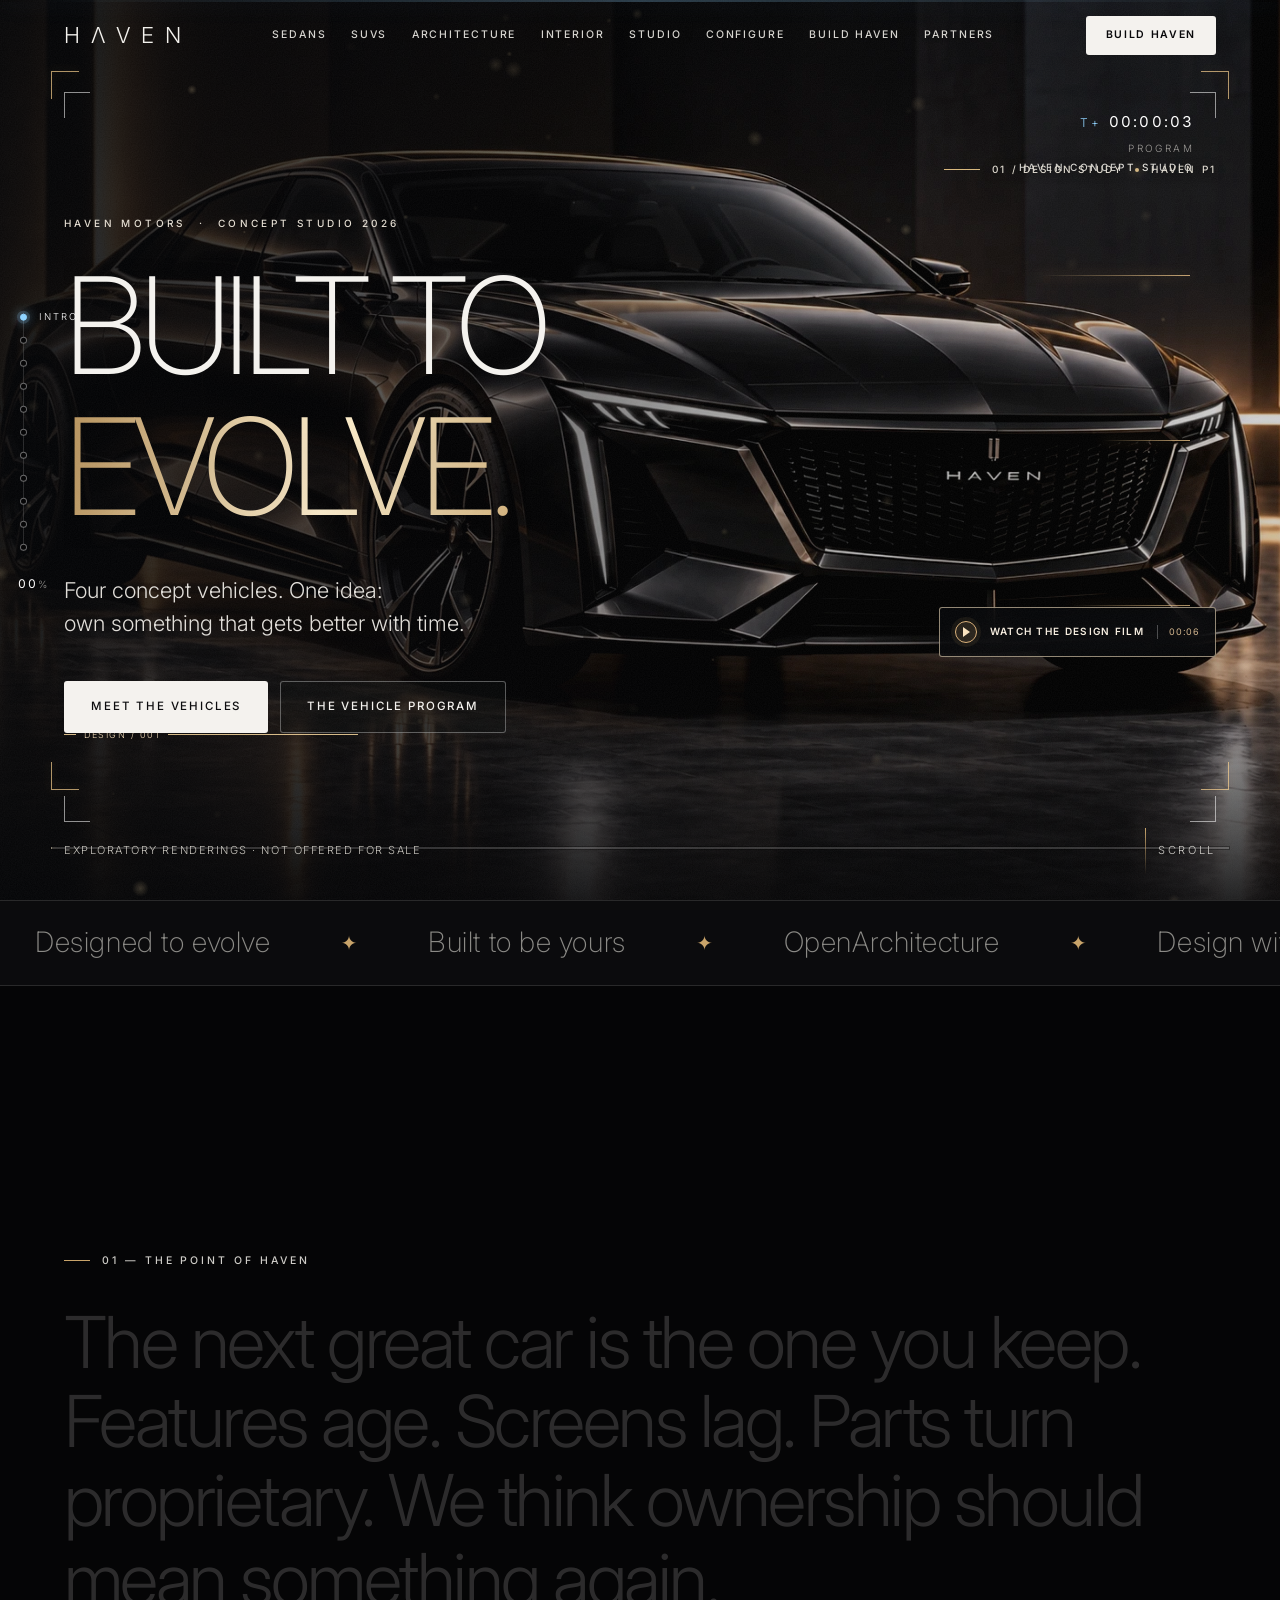
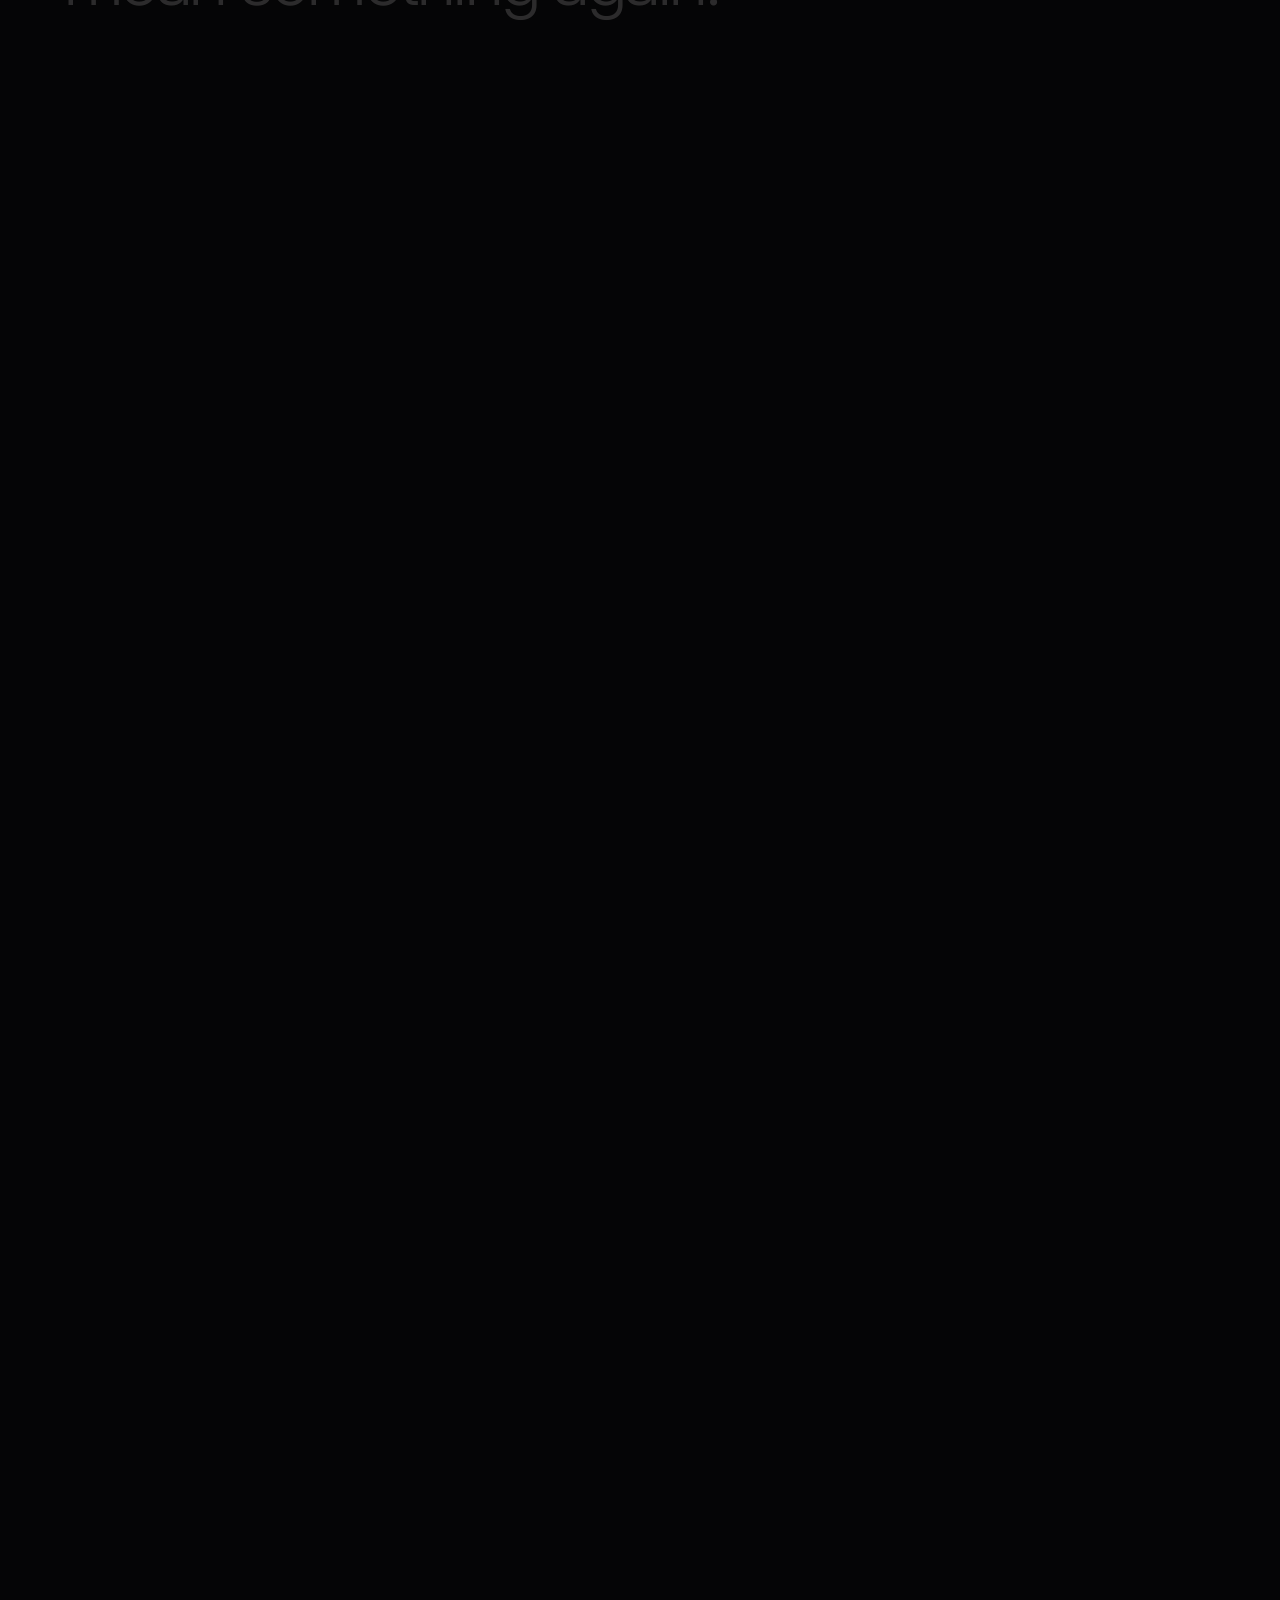
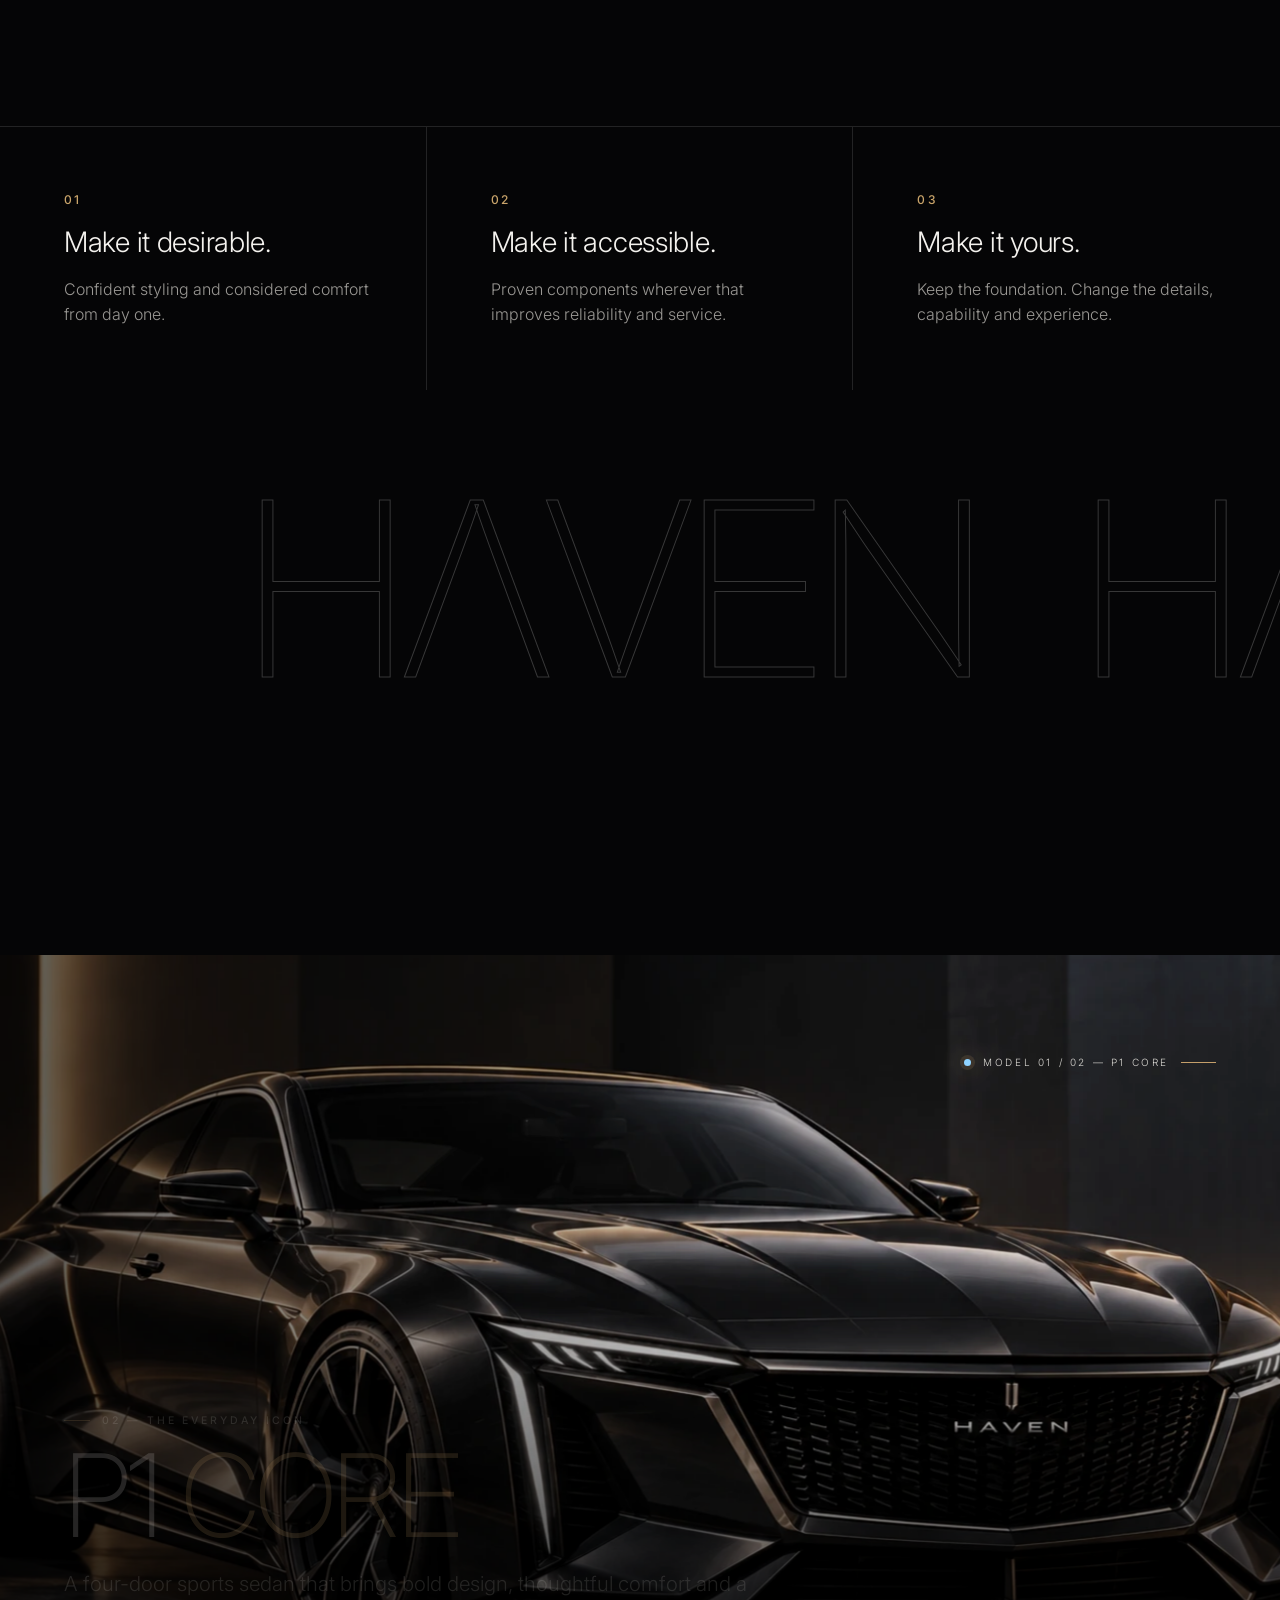
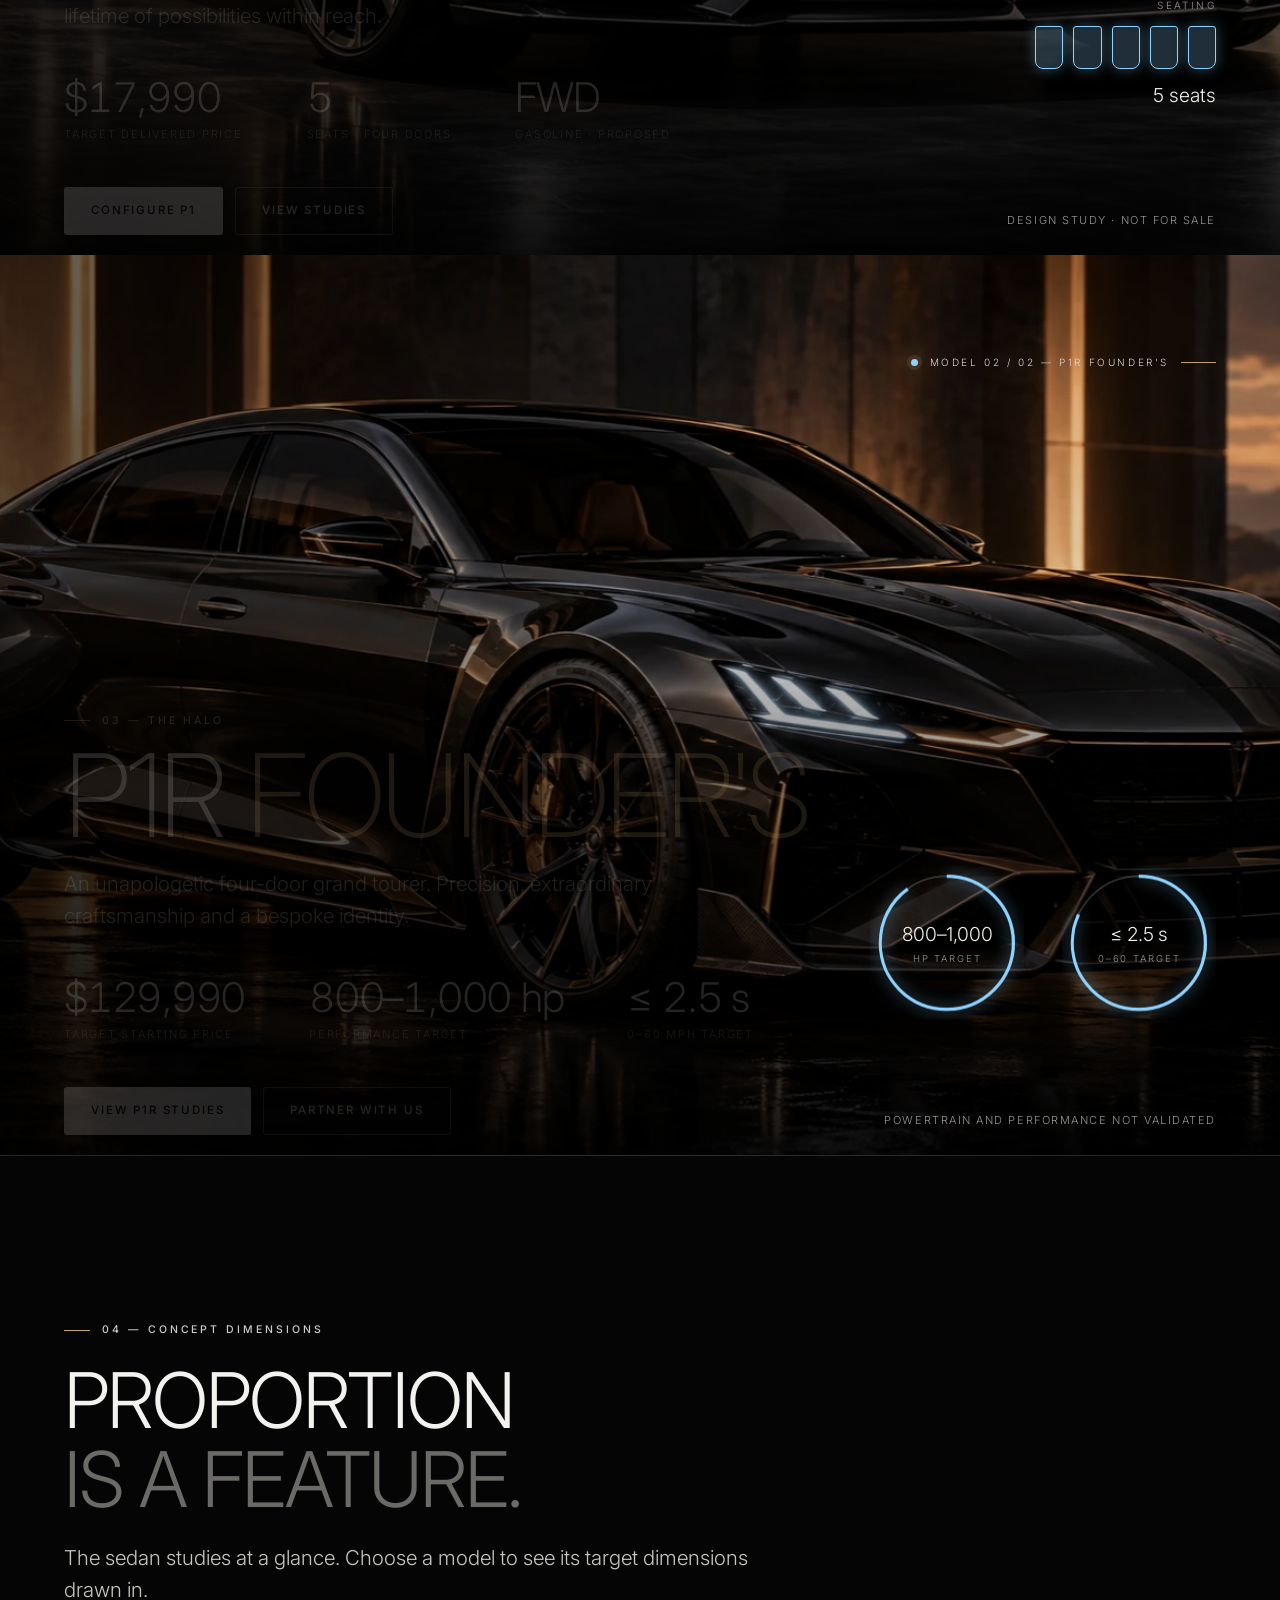
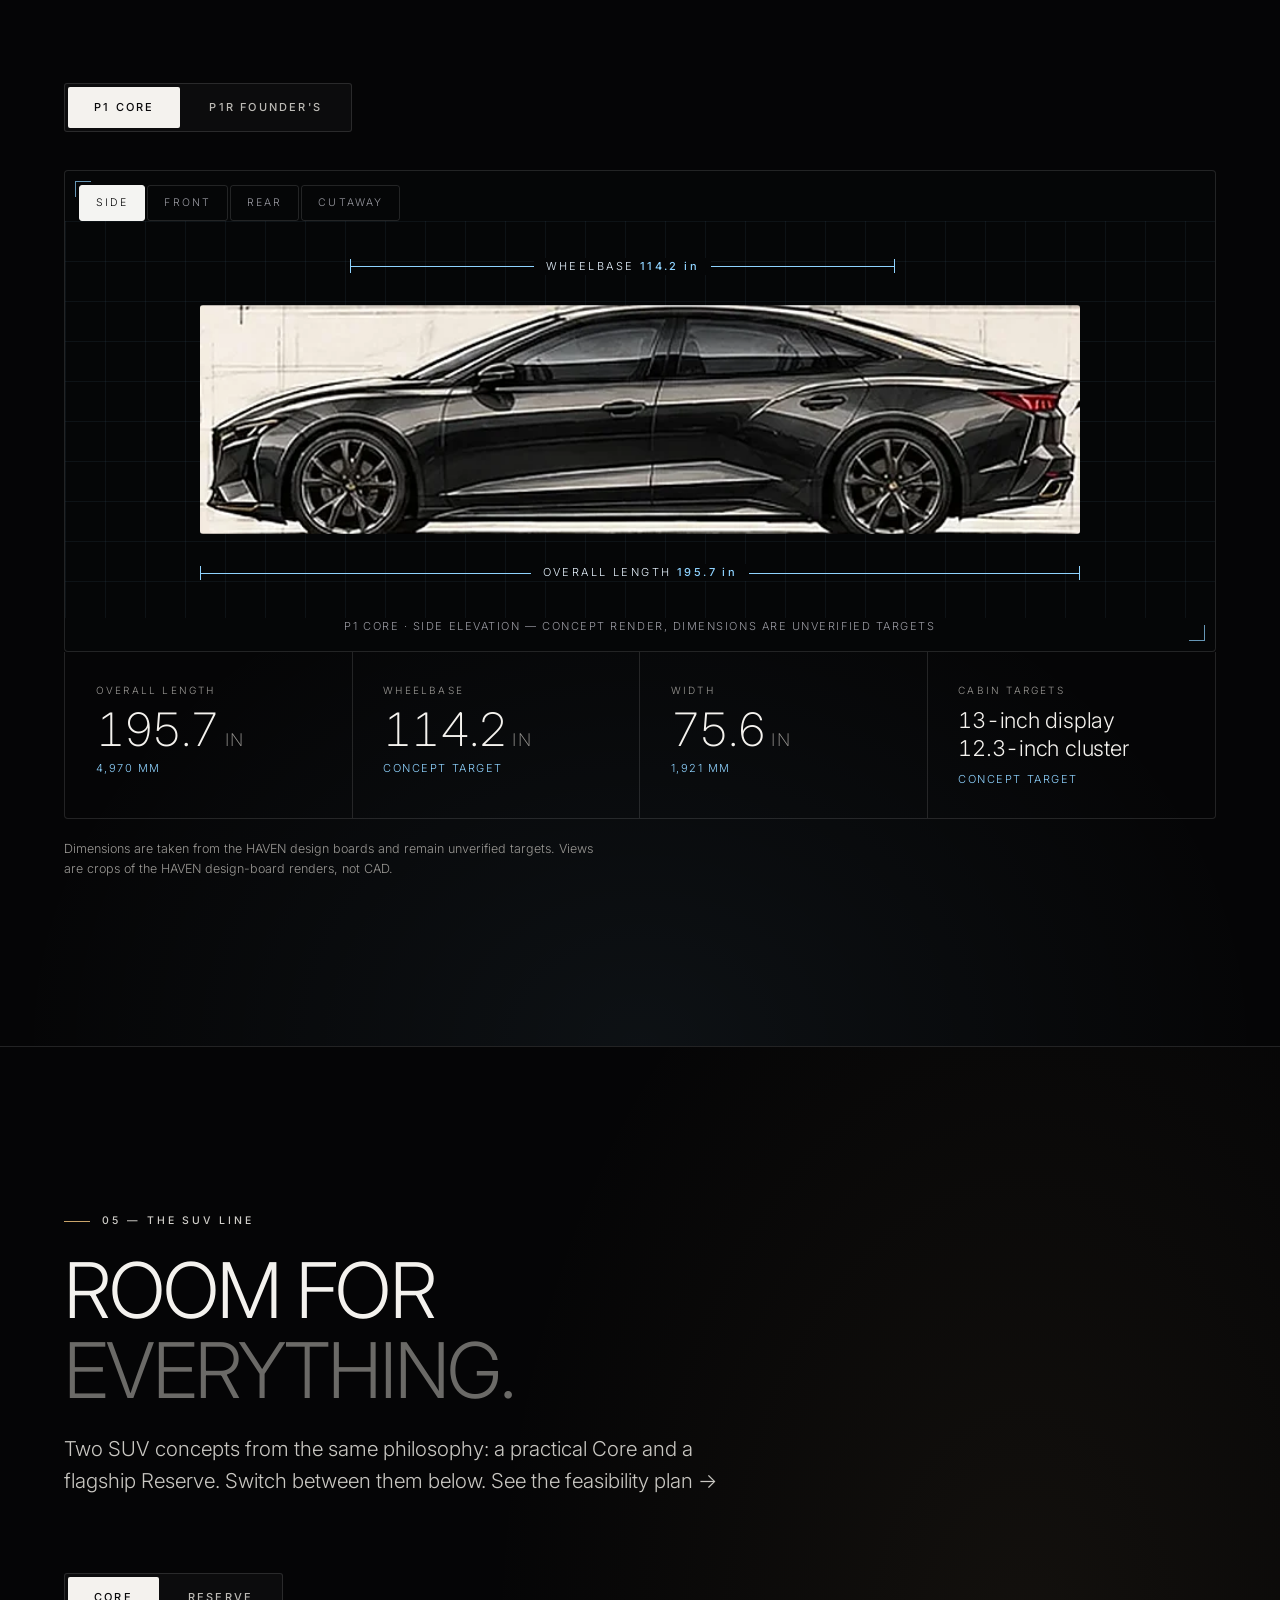
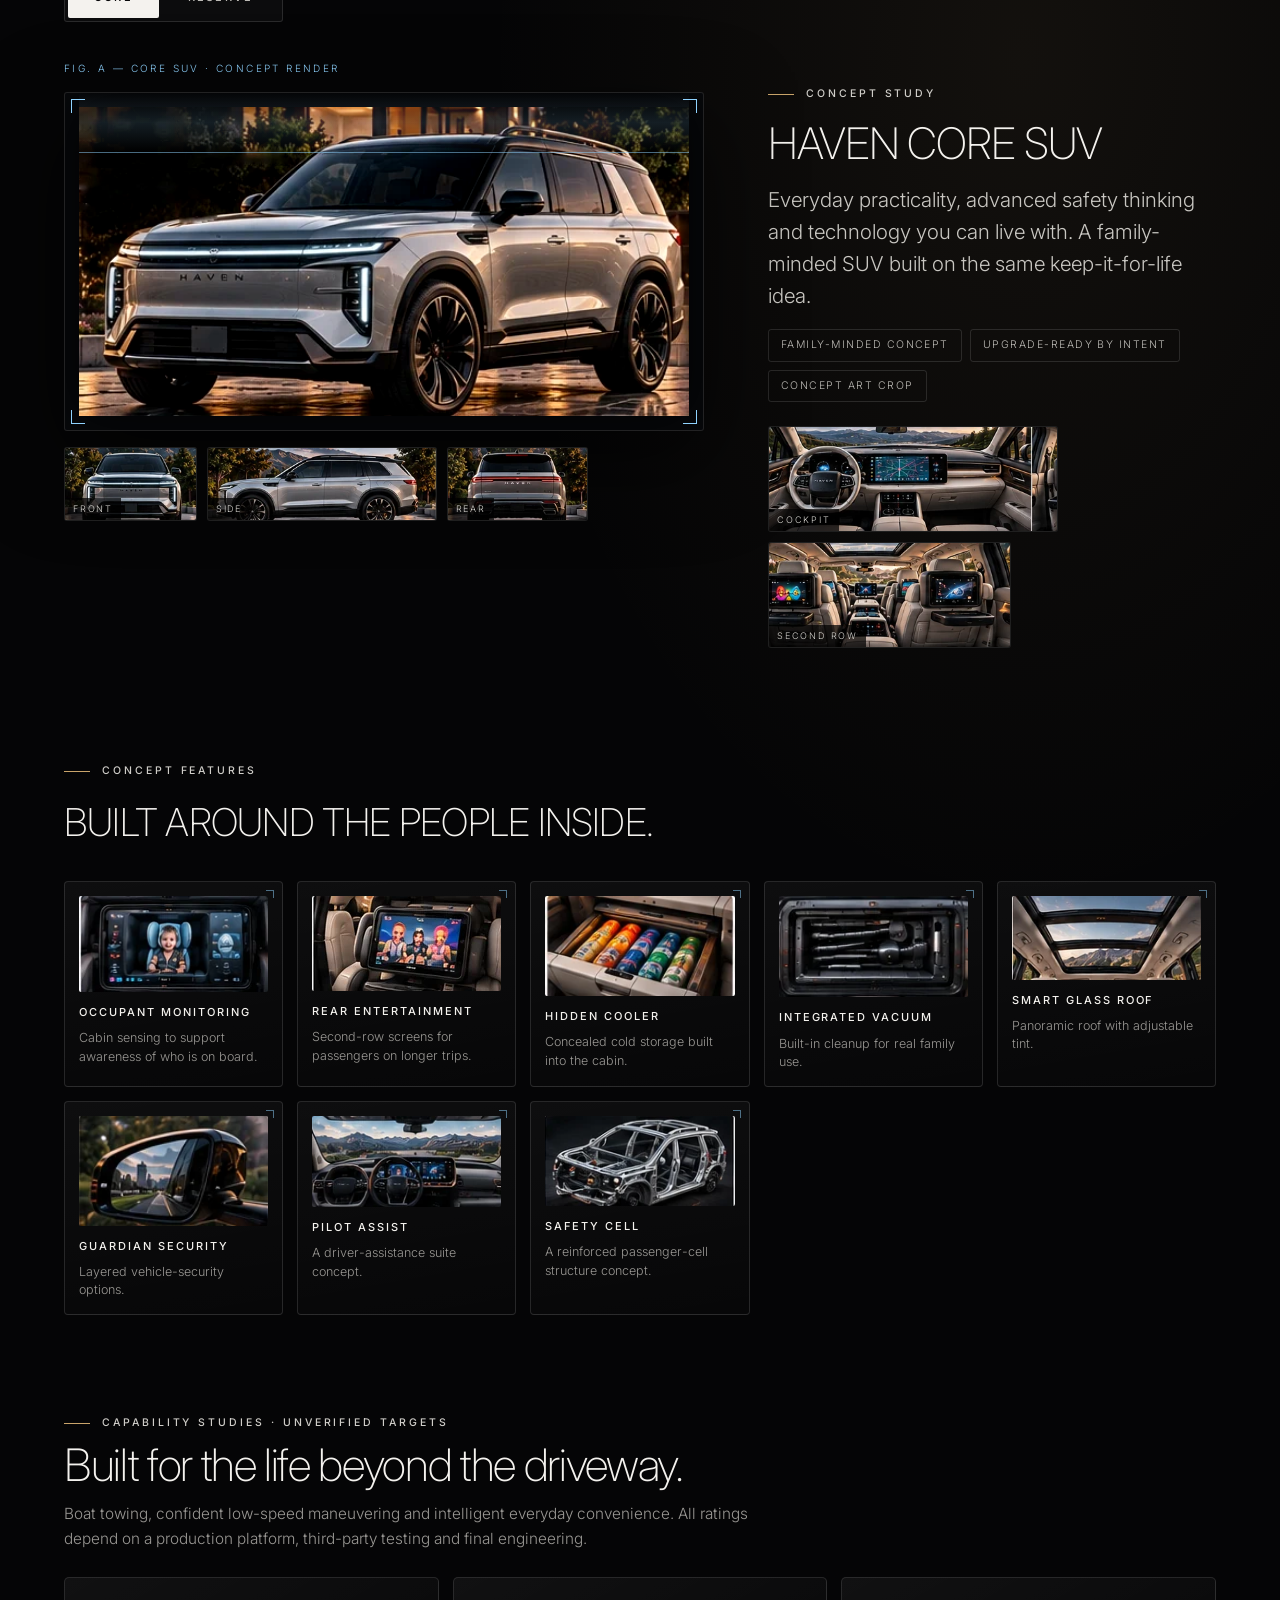
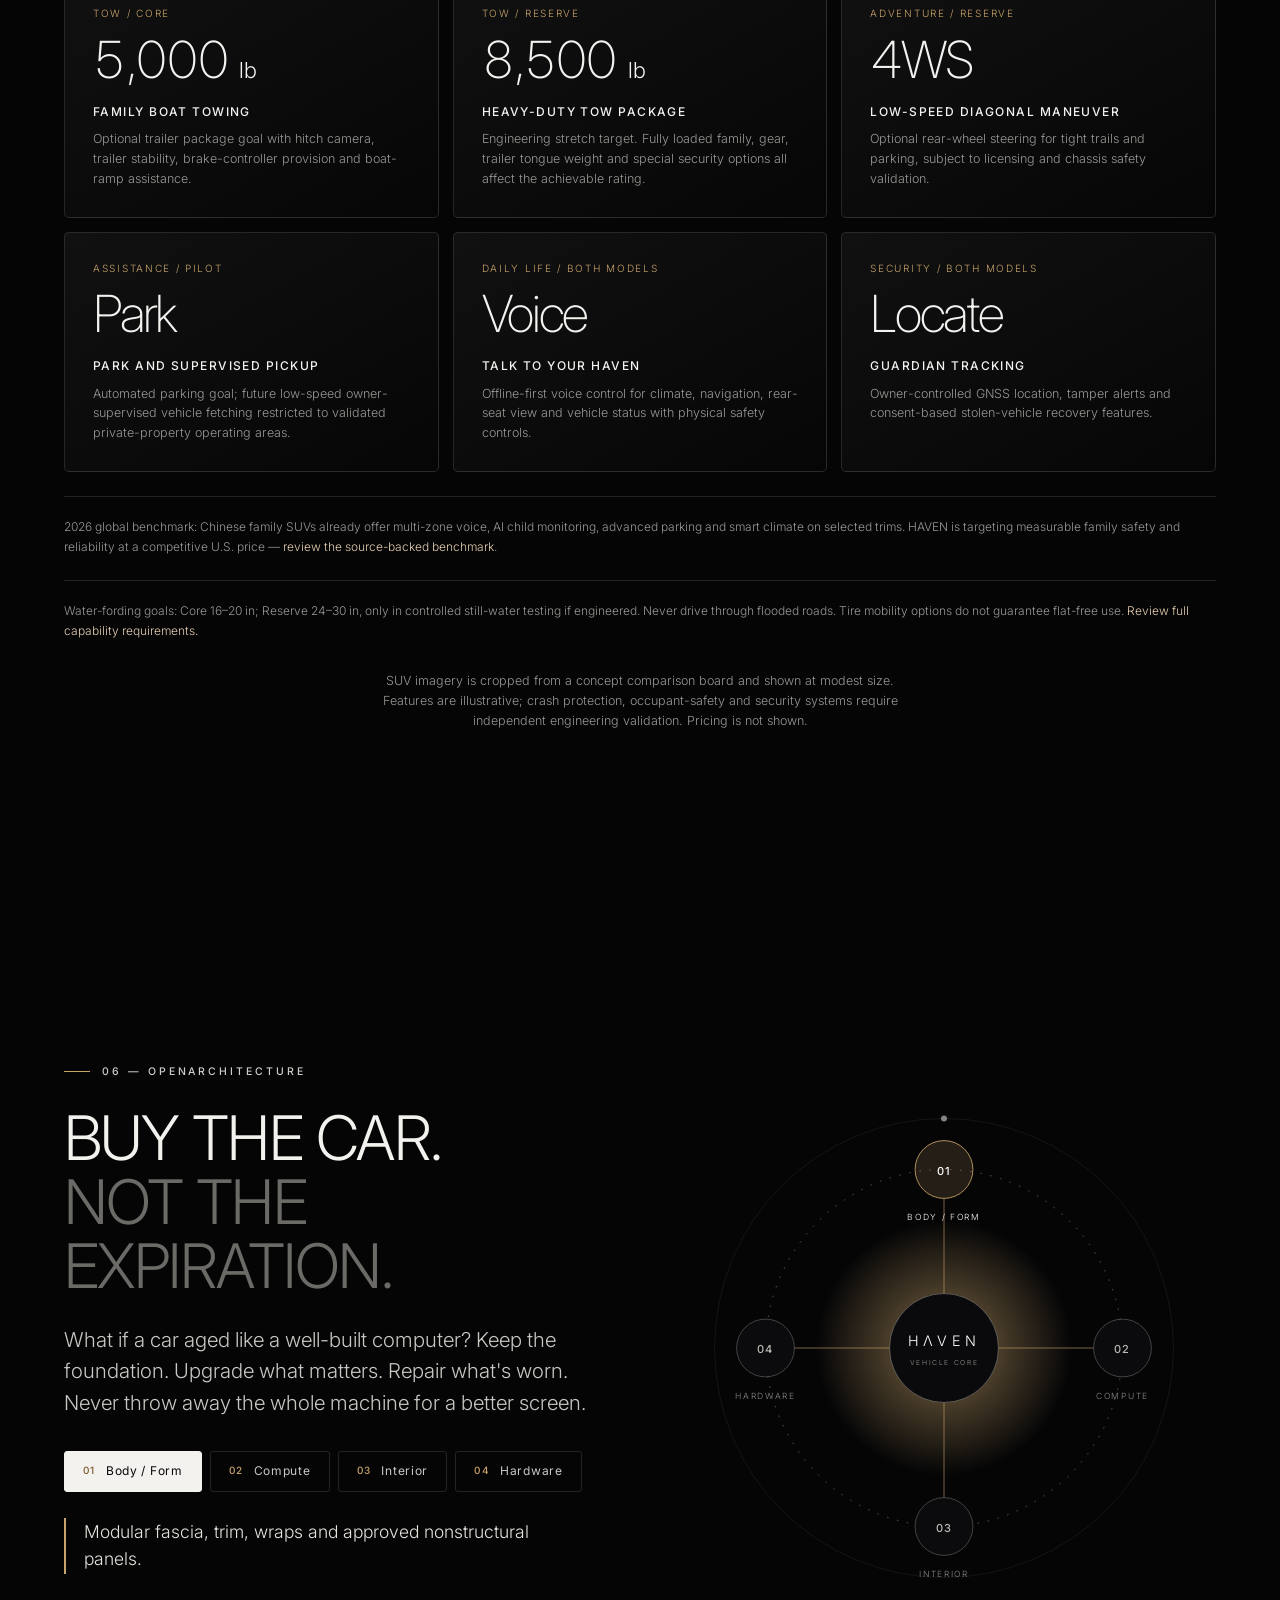
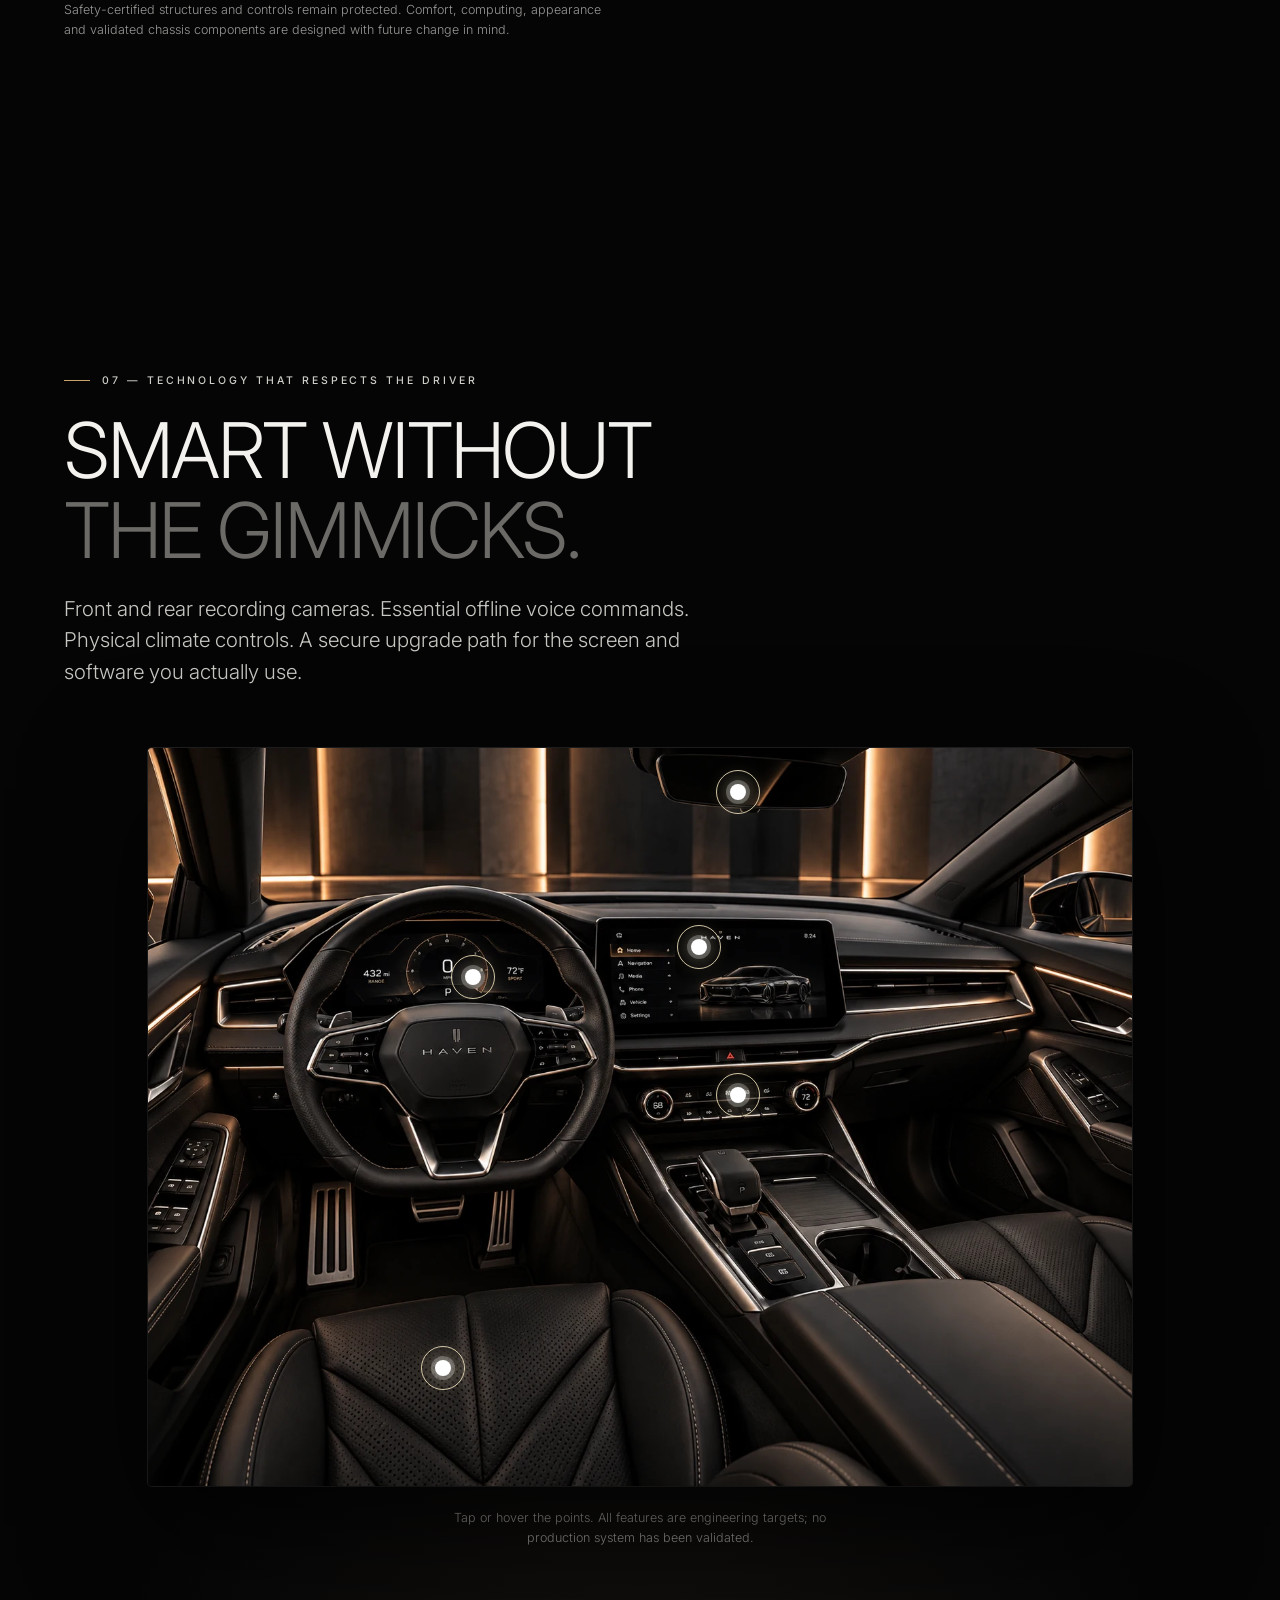
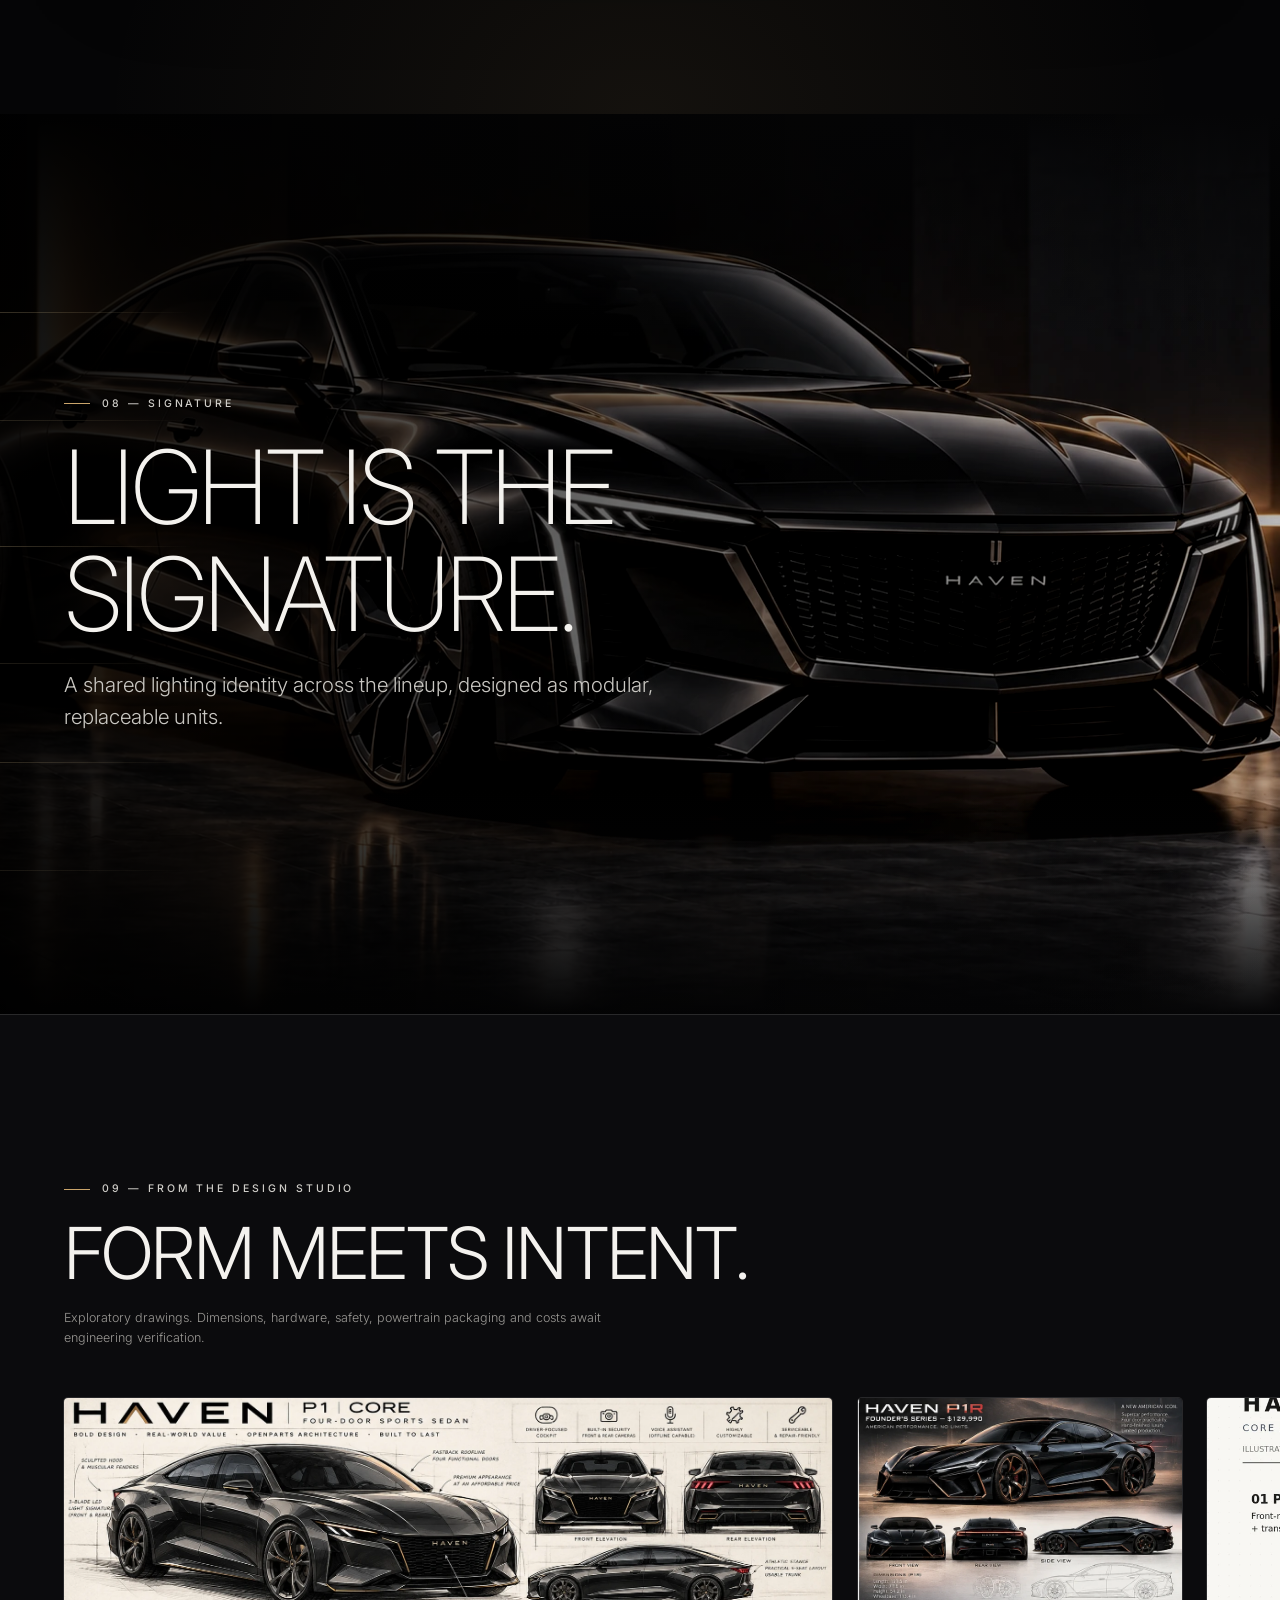
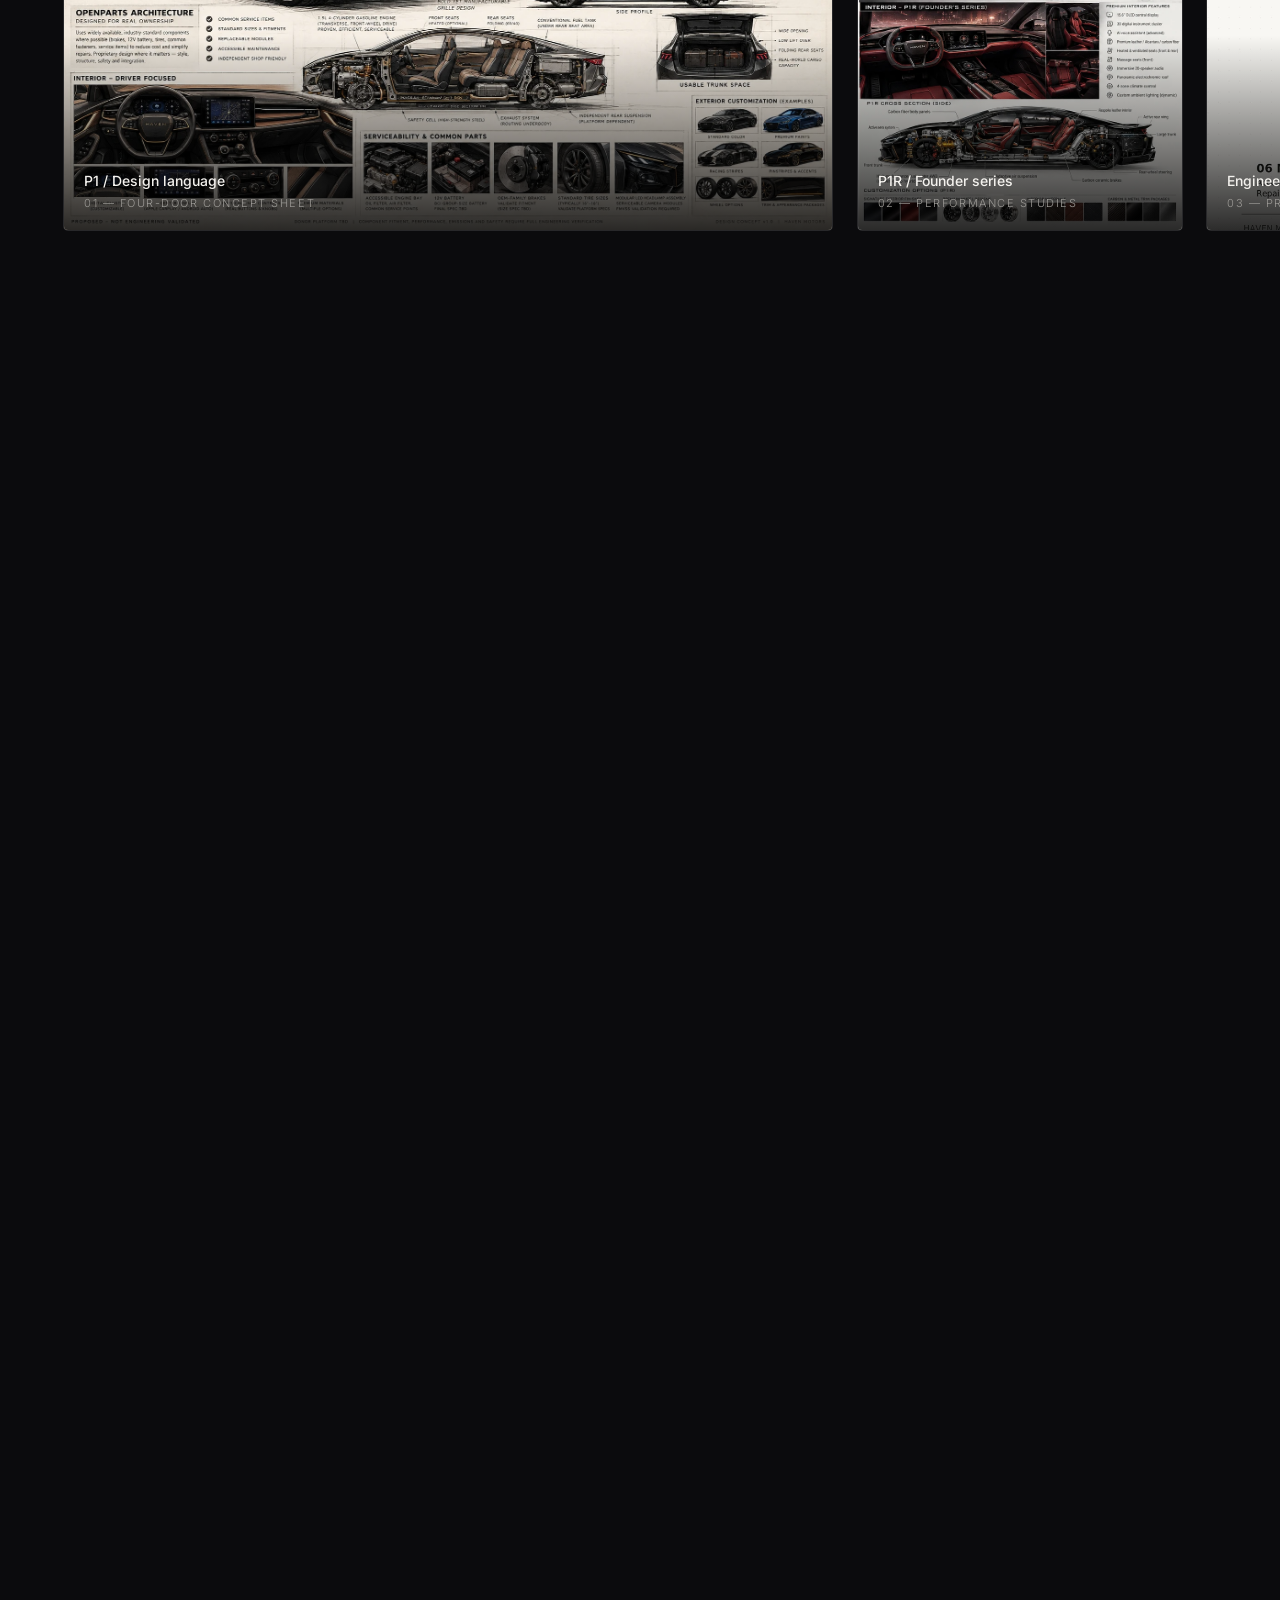
<file: index.html>
<!DOCTYPE html>
<html lang="en" class="no-js">
<head>
<meta charset="UTF-8">
<meta name="viewport" content="width=device-width, initial-scale=1, viewport-fit=cover">
<meta name="theme-color" content="#030304">
<meta name="color-scheme" content="dark">
<meta name="description" content="HAVEN Motors concept studio. Four proposed vehicles, one idea: built to evolve. Explore the P1 Core, P1R Founder's Series and the Core and Reserve SUV concepts.">
<meta property="og:title" content="HAVEN — Built to evolve">
<meta property="og:description" content="A new philosophy of automotive ownership. Concept sedans P1 and P1R, plus Core and Reserve SUVs.">
<meta property="og:type" content="website">
<meta property="og:image" content="https://mrperkins.github.io/haven-concept/assets/p1-hero.webp">
<meta property="og:url" content="https://mrperkins.github.io/haven-concept/">
<title>HAVEN — Built to Evolve | Concept Studio</title>
<link rel="icon" href="assets/favicon.svg" type="image/svg+xml">
<link rel="preconnect" href="https://fonts.googleapis.com">
<link rel="preconnect" href="https://fonts.gstatic.com" crossorigin>
<link href="https://fonts.googleapis.com/css2?family=Inter:wght@200;300;400;500;600&display=swap" rel="stylesheet">
<link rel="preload" as="image" href="assets/p1-hero.webp">
<link rel="stylesheet" href="css/site.css">
<link rel="stylesheet" href="css/hero-cinema.css?v=motion-v3">
<script>document.documentElement.className='js';</script>
<script defer src="js/site.js"></script>
<script defer src="js/hero-cinema.js?v=motion-v3"></script>
</head>
<body>
<div class="boot" id="boot" aria-hidden="true">
  <div class="boot-inner">
    <span class="boot-logo">HΛVEN</span>
    <div class="boot-bar"><i id="bootBar"></i></div>
    <div class="boot-meta"><span>Initializing concept studio</span><span id="bootNum">000</span></div>
  </div>
</div>
<div class="grain" aria-hidden="true"></div>
<div class="progress" id="progress" aria-hidden="true"></div>
<a class="skip" href="#main">Skip to content</a>

<nav class="rail" id="rail" aria-label="Page sections">
  <ol>
    <li><a href="#top" data-sec="top"><i></i><span>Intro</span></a></li>
    <li><a href="#philosophy" data-sec="philosophy"><i></i><span>Philosophy</span></a></li>
    <li><a href="#models" data-sec="models"><i></i><span>Sedans</span></a></li>
    <li><a href="#spec" data-sec="spec"><i></i><span>Dimensions</span></a></li>
    <li><a href="#suv" data-sec="suv"><i></i><span>SUVs</span></a></li>
    <li><a href="#architecture" data-sec="architecture"><i></i><span>Architecture</span></a></li>
    <li><a href="#interior" data-sec="interior"><i></i><span>Interior</span></a></li>
    <li><a href="#studio" data-sec="studio"><i></i><span>Studio</span></a></li>
    <li><a href="#configure" data-sec="configure"><i></i><span>Configure</span></a></li>
    <li><a href="#roadmap" data-sec="roadmap"><i></i><span>Roadmap</span></a></li>
    <li><a href="#collaborate" data-sec="collaborate"><i></i><span>Partners</span></a></li>
  </ol>
  <div class="rail-pct"><b id="railPct">00</b><span>%</span></div>
</nav>

<header class="nav" id="nav">
  <a class="wordmark" href="#top" aria-label="HAVEN home">HΛVEN</a>
  <nav class="nav-links" id="siteNav" aria-label="Primary">
    <a href="#models">Sedans</a>
    <a href="#suv">SUVs</a>
    <a href="#architecture">Architecture</a>
    <a href="#interior">Interior</a>
    <a href="#studio">Studio</a>
    <a href="#configure">Configure</a>
    <a href="program/">Build HAVEN</a>
    <a href="#collaborate">Partners</a>
  </nav>
  <a class="nav-cta" href="program/">Build HAVEN</a>
  <button class="menu-toggle" id="menuToggle" aria-label="Open navigation" aria-controls="siteNav" aria-expanded="false"><span></span><span></span></button>
</header>

<main id="main">

  <!-- HERO -->
  <section class="hero" id="top" aria-labelledby="heroTitle">
    <div class="hero-media" id="heroMedia">
      <img class="hero-poster" src="assets/p1-hero.webp" alt="HAVEN P1 four-door sports sedan concept in a dark showroom with warm light panels" fetchpriority="high">
      <video class="hero-film" id="heroFilm" autoplay muted loop playsinline preload="metadata" poster="assets/p1-hero.webp" aria-hidden="true" tabindex="-1" disablepictureinpicture disableremoteplayback>
        <source src="assets/haven-hero-motion.mp4" type="video/mp4">
      </video>
      <div class="hero-sweep" aria-hidden="true"></div>
      <div class="hero-shade" aria-hidden="true"></div>
      <canvas class="hero-dust" id="heroDust" aria-hidden="true"></canvas>
      <div class="hero-motion-graphics" aria-hidden="true">
        <span class="motion-wipe"></span>
        <span class="motion-beam"></span>
        <span class="motion-corner motion-corner-tl"></span>
        <span class="motion-corner motion-corner-tr"></span>
        <span class="motion-corner motion-corner-bl"></span>
        <span class="motion-corner motion-corner-br"></span>
        <span class="motion-measure"><i></i><span>DESIGN / 001</span><i></i></span>
        <span class="motion-projection"><i></i><i></i><i></i></span>
        <span class="motion-track"><span class="motion-track-fill"></span></span>
      </div>
    </div>
    <div class="hud" aria-hidden="true">
      <i class="br tl"></i><i class="br tr"></i><i class="br bl"></i><i class="br bR"></i>
      <div class="hud-scan"></div>
      <div class="hud-top">
        <div class="hud-clock"><span>T+</span><b id="clock">00:00:00</b></div>
        <div class="hud-tele"><span id="teleK">Program</span><b id="teleV">HAVEN Concept Studio</b></div>
      </div>
    </div>
    <button type="button" class="hero-watch" id="heroWatch" aria-haspopup="dialog" aria-controls="heroFilmDialog"><span class="hero-watch-play" aria-hidden="true"></span><span>WATCH THE DESIGN FILM</span><span class="hero-watch-time">00:06</span></button>
    <div class="hero-scene" aria-hidden="true"><span class="hero-scene-line"></span><span>01 / DESIGN STUDY</span><span class="hero-scene-dot"></span><span>HAVEN P1</span></div>
    <div class="hero-mobile-plate" aria-hidden="true"><span>01 — 04</span><i></i><strong>P1 / CORE CONCEPT</strong></div>
    <div class="hero-content" id="heroContent">
      <p class="eyebrow" data-intro="0">HAVEN MOTORS &nbsp;·&nbsp; CONCEPT STUDIO 2026</p>
      <h1 id="heroTitle">
        <span class="mask"><span data-intro="1">Built to</span></span>
        <span class="mask"><span data-intro="2"><em class="shimmer">evolve.</em></span></span>
      </h1>
      <p class="hero-sub" data-intro="3">Four concept vehicles. One idea:<br>own something that gets better with time.</p>
      <div class="hero-actions" data-intro="4">
        <a class="btn btn-solid" href="#models">Meet the vehicles</a>
        <a class="btn btn-ghost" href="program/">The vehicle program</a>
      </div>
    </div>
    <div class="hero-foot" data-intro="5">
      <span class="stamp">Exploratory renderings · not offered for sale</span>
      <button class="hero-motion-toggle" id="heroMotionToggle" type="button" aria-label="Pause background motion" aria-pressed="true" hidden><span class="hero-motion-icon" aria-hidden="true"></span><span id="heroMotionLabel">Pause motion</span></button>
      <a class="scroll-cue" href="#philosophy" aria-label="Scroll to explore"><i></i><span>Scroll</span></a>
    </div>
  </section>

  <!-- MARQUEE -->
  <div class="marquee" aria-hidden="true"><div class="marquee-track"><span>Designed to evolve</span><span>Built to be yours</span><span>OpenArchitecture</span><span>Design without expiration</span><span>Designed to evolve</span><span>Built to be yours</span><span>OpenArchitecture</span><span>Design without expiration</span></div></div>

  <!-- MANIFESTO -->
  <section class="manifesto" id="philosophy" aria-label="Philosophy">
    <div class="manifesto-sticky">
      <p class="kicker" data-reveal>01 — The point of HAVEN</p>
      <h2 class="words" id="manifestoWords">The next great car is the one you keep. Features age. Screens lag. Parts turn proprietary. We think ownership should mean something again.</h2>
    </div>
  </section>

  <section class="beliefs">
    <div class="belief" data-reveal><b>01</b><h3>Make it desirable.</h3><p>Confident styling and considered comfort from day one.</p></div>
    <div class="belief" data-reveal style="--d:.1s"><b>02</b><h3>Make it accessible.</h3><p>Proven components wherever that improves reliability and service.</p></div>
    <div class="belief" data-reveal style="--d:.2s"><b>03</b><h3>Make it yours.</h3><p>Keep the foundation. Change the details, capability and experience.</p></div>
  </section>

  <div class="outline" data-slide aria-hidden="true"><span>HΛVEN&nbsp;&nbsp;HΛVEN&nbsp;&nbsp;HΛVEN&nbsp;&nbsp;HΛVEN</span></div>

  <!-- SEDANS (stacking panels) -->
  <section class="models" id="models" aria-label="Sedans">
    <article class="model" id="p1" data-model aria-labelledby="p1Title">
      <img class="model-img" src="assets/brand-detail.webp" alt="HAVEN P1 Core concept, front three-quarter view">
      <div class="model-scrim" aria-hidden="true"></div>
      <div class="model-hud" aria-hidden="true"><i class="dot"></i><span>Model 01 / 02 — P1 Core</span></div>
      <div class="pips" aria-hidden="true"><small>Seating</small><div><i></i><i></i><i></i><i></i><i></i></div><b>5 seats</b></div>
      <div class="model-copy">
        <p class="kicker">02 — The everyday icon</p>
        <h2 id="p1Title">P1 <span>Core</span></h2>
        <p class="lede">A four-door sports sedan that brings bold design, thoughtful comfort and a lifetime of possibilities within reach.</p>
        <div class="stats">
          <div><strong class="count" data-to="17990" data-prefix="$">$17,990</strong><small>Target delivered price</small></div>
          <div><strong>5</strong><small>Seats · four doors</small></div>
          <div><strong>FWD</strong><small>Gasoline · proposed</small></div>
        </div>
        <div class="model-actions"><a class="btn btn-solid" href="#configure">Configure P1</a><a class="btn btn-ghost" href="#studio">View studies</a></div>
      </div>
      <p class="model-note">Design study · not for sale</p>
    </article>

    <article class="model" id="p1r" data-model aria-labelledby="p1rTitle">
      <img class="model-img" src="assets/p1r-cinematic.webp" alt="HAVEN P1R Founder's Series performance grand tourer concept at dusk">
      <div class="model-scrim" aria-hidden="true"></div>
      <div class="model-hud" aria-hidden="true"><i class="dot"></i><span>Model 02 / 02 — P1R Founder's</span></div>
      <div class="gauges" aria-hidden="true">
        <div class="gauge"><svg viewBox="0 0 120 120"><circle class="g-bg" cx="60" cy="60" r="52"/><circle class="g-fg" cx="60" cy="60" r="52" pathLength="100" style="--v:90"/></svg><div><b>800–1,000</b><small>hp target</small></div></div>
        <div class="gauge"><svg viewBox="0 0 120 120"><circle class="g-bg" cx="60" cy="60" r="52"/><circle class="g-fg" cx="60" cy="60" r="52" pathLength="100" style="--v:82"/></svg><div><b>≤ 2.5 s</b><small>0–60 target</small></div></div>
      </div>
      <div class="model-copy">
        <p class="kicker">03 — The halo</p>
        <h2 id="p1rTitle">P1R <span>Founder's</span></h2>
        <p class="lede">An unapologetic four-door grand tourer. Precision, extraordinary craftsmanship and a bespoke identity.</p>
        <div class="stats">
          <div><strong class="count" data-to="129990" data-prefix="$">$129,990</strong><small>Target starting price</small></div>
          <div><strong>800–1,000 hp</strong><small>Performance target</small></div>
          <div><strong>≤ 2.5 s</strong><small>0–60 mph target</small></div>
        </div>
        <div class="model-actions"><a class="btn btn-solid" href="#studio">View P1R studies</a><a class="btn btn-ghost" href="#collaborate">Partner with us</a></div>
      </div>
      <p class="model-note">Powertrain and performance not validated</p>
    </article>
  </section>

  <!-- DIMENSIONS / BLUEPRINT -->
  <section class="spec" id="spec" aria-labelledby="specTitle">
    <div class="section-head">
      <p class="kicker" data-reveal>04 — Concept dimensions</p>
      <h2 id="specTitle" data-reveal>Proportion<br><span class="dim">is a feature.</span></h2>
      <p class="lede" data-reveal>The sedan studies at a glance. Choose a model to see its target dimensions drawn in.</p>
    </div>
    <div class="spec-wrap">
      <div class="seg" role="tablist" aria-label="Choose sedan" id="specTabs">
        <button role="tab" class="on" data-spec="p1" aria-selected="true">P1 Core</button>
        <button role="tab" data-spec="p1r" aria-selected="false">P1R Founder's</button>
      </div>
      <div class="bp" id="bp" data-reveal>
        <div class="bp-views" id="bpViews" role="tablist" aria-label="Choose view">
          <button role="tab" class="on" data-bpv="side" aria-selected="true">Side</button>
          <button role="tab" data-bpv="front" aria-selected="false">Front</button>
          <button role="tab" data-bpv="rear" aria-selected="false">Rear</button>
          <button role="tab" data-bpv="section" aria-selected="false">Cutaway</button>
        </div>
        <figure class="bp-stage" id="bpStage" data-view="side">
          <div class="bp-img" id="bpImgBox">
            <img id="bpImg" src="assets/haven-views/p1-side.webp" alt="HAVEN P1 Core side elevation">
            <div class="bpd top"><i></i><span>WHEELBASE <b id="bpWb">114.2 in</b></span></div>
            <div class="bpd bot"><i></i><span id="bpBotL">OVERALL LENGTH <b id="bpLen">195.7 in</b></span></div>
            <div class="bp-line"></div>
          </div>
        </figure>
        <p class="bp-cap" id="bpCap">P1 Core · side elevation — concept render, dimensions are unverified targets</p>
      </div>
      <div class="spec-cells" id="specCells" data-reveal>
        <div><small>Overall length</small><strong><span data-k="len">195.7</span><em>in</em></strong><span class="sub" data-k="lenmm">4,970 mm</span></div>
        <div><small>Wheelbase</small><strong><span data-k="wb">114.2</span><em>in</em></strong><span class="sub">Concept target</span></div>
        <div><small>Width</small><strong><span data-k="w">75.6</span><em>in</em></strong><span class="sub" data-k="wmm">1,921 mm</span></div>
        <div><small data-k="hlk">Cabin targets</small><strong class="txt" data-k="hl">13-inch display<br>12.3-inch cluster</strong><span class="sub">Concept target</span></div>
      </div>
      <p class="fine">Dimensions are taken from the HAVEN design boards and remain unverified targets. Views are crops of the HAVEN design-board renders, not CAD.</p>
    </div>
  </section>

  <!-- SUVs -->
  <section class="suv" id="suv" aria-labelledby="suvTitle">
    <div class="section-head">
      <p class="kicker" data-reveal>05 — The SUV line</p>
      <h2 id="suvTitle" data-reveal>Room for<br><span class="dim">everything.</span></h2>
      <p class="lede" data-reveal>Two SUV concepts from the same philosophy: a practical Core and a flagship Reserve. Switch between them below. <a href="program/">See the feasibility plan &rarr;</a></p>
    </div>
    <div class="suv-wrap" id="suvWrap">
      <div class="seg" role="tablist" aria-label="Choose SUV" id="suvTabs">
        <button role="tab" class="on" data-suv="core" aria-selected="true">Core</button>
        <button role="tab" data-suv="reserve" aria-selected="false">Reserve</button>
      </div>
      <div class="suv-grid">
        <div class="suv-stage" data-reveal>
          <span class="fig" id="suvFig">Fig. A — Core SUV · concept render</span>
          <div class="hud-frame">
            <img id="suvHero" src="assets/haven-suv/core/exterior-hero-clean.webp" alt="HAVEN Core SUV concept, front three-quarter view" width="560" height="283">
            <div class="scan" aria-hidden="true"></div>
            <i class="c tl"></i><i class="c tr"></i><i class="c bl"></i><i class="c br"></i>
          </div>
          <div class="views" aria-label="Exterior views">
            <button type="button" data-view="front" data-full="assets/haven-suv/core/exterior-front.webp" data-caption="Core SUV · front view"><img src="assets/haven-suv/core/exterior-front.webp" alt="HAVEN Core SUV, front view" width="198" height="109"><span>Front</span></button>
            <button type="button" data-view="side" data-full="assets/haven-suv/core/exterior-side.webp" data-caption="Core SUV · side view"><img src="assets/haven-suv/core/exterior-side.webp" alt="HAVEN Core SUV, side profile" width="345" height="109"><span>Side</span></button>
            <button type="button" data-view="rear" data-full="assets/haven-suv/core/exterior-rear.webp" data-caption="Core SUV · rear view"><img src="assets/haven-suv/core/exterior-rear.webp" alt="HAVEN Core SUV, rear view" width="211" height="109"><span>Rear</span></button>
          </div>
        </div>
        <div class="suv-copy" data-reveal style="--d:.1s">
          <p class="kicker">Concept study</p>
          <h3 id="suvName">HAVEN Core SUV</h3>
          <p class="lede" id="suvLede">Everyday practicality, advanced safety thinking and technology you can live with. A family-minded SUV built on the same keep-it-for-life idea.</p>
          <ul class="tags" id="suvTags"><li>Family-minded concept</li><li>Upgrade-ready by intent</li><li>Concept art crop</li></ul>
          <div class="cabin" aria-label="Cabin views">
            <button type="button" data-cabin="cockpit" data-full="assets/haven-suv/core/interior-cockpit.webp" data-caption="Core SUV · cockpit"><img src="assets/haven-suv/core/interior-cockpit.webp" alt="HAVEN Core SUV cockpit with wide display" width="416" height="150"><span>Cockpit</span></button>
            <button type="button" data-cabin="second" data-full="assets/haven-suv/core/interior-second-row.webp" data-caption="Core SUV · second row"><img src="assets/haven-suv/core/interior-second-row.webp" alt="HAVEN Core SUV second-row seating" width="345" height="149"><span>Second row</span></button>
          </div>
        </div>
      </div>

      <div class="feat-head" data-reveal><p class="kicker">Concept features</p><h3>Built around the people inside.</h3></div>
      <div class="feat-grid">
        <article class="feat" data-reveal><img src="assets/haven-suv/features/occupant-monitoring.webp" alt="Occupant monitoring concept" width="187" height="95"><h4>Occupant monitoring</h4><p>Cabin sensing to support awareness of who is on board.</p></article>
        <article class="feat" data-reveal style="--d:.05s"><img src="assets/haven-suv/features/rear-entertainment.webp" alt="Rear entertainment concept" width="189" height="95"><h4>Rear entertainment</h4><p>Second-row screens for passengers on longer trips.</p></article>
        <article class="feat" data-reveal style="--d:.1s"><img src="assets/haven-suv/features/hidden-cooler.webp" alt="Hidden cooler concept" width="179" height="95"><h4>Hidden cooler</h4><p>Concealed cold storage built into the cabin.</p></article>
        <article class="feat" data-reveal style="--d:.15s"><img src="assets/haven-suv/features/integrated-vacuum.webp" alt="Integrated vacuum concept" width="177" height="95"><h4>Integrated vacuum</h4><p>Built-in cleanup for real family use.</p></article>
        <article class="feat" data-reveal><img src="assets/haven-suv/features/smart-glass-roof.webp" alt="Smart glass roof concept" width="215" height="95"><h4>Smart glass roof</h4><p>Panoramic roof with adjustable tint.</p></article>
        <article class="feat" data-reveal style="--d:.05s"><img src="assets/haven-suv/features/guardian-security.webp" alt="Guardian security concept" width="164" height="95"><h4>Guardian security</h4><p>Layered vehicle-security options.</p></article>
        <article class="feat" data-reveal style="--d:.1s"><img src="assets/haven-suv/features/pilot-assist.webp" alt="Pilot assist concept" width="197" height="95"><h4>Pilot assist</h4><p>A driver-assistance suite concept.</p></article>
        <article class="feat" data-reveal style="--d:.15s"><img src="assets/haven-suv/features/safety-cell.webp" alt="Safety cell concept" width="200" height="95"><h4>Safety cell</h4><p>A reinforced passenger-cell structure concept.</p></article>
      </div>
      <div class="cap-head" data-reveal><p class="kicker">Capability studies · unverified targets</p><h3>Built for the life beyond the driveway.</h3><p>Boat towing, confident low-speed maneuvering and intelligent everyday convenience. All ratings depend on a production platform, third-party testing and final engineering.</p></div>
      <div class="cap-grid">
        <article class="cap-card" data-reveal><span class="cap-kicker">Tow / Core</span><strong>5,000 <small>lb</small></strong><h4>Family boat towing</h4><p>Optional trailer package goal with hitch camera, trailer stability, brake-controller provision and boat-ramp assistance.</p></article>
        <article class="cap-card" data-reveal><span class="cap-kicker">Tow / Reserve</span><strong>8,500 <small>lb</small></strong><h4>Heavy-duty tow package</h4><p>Engineering stretch target. Fully loaded family, gear, trailer tongue weight and special security options all affect the achievable rating.</p></article>
        <article class="cap-card" data-reveal><span class="cap-kicker">Adventure / Reserve</span><strong>4WS</strong><h4>Low-speed diagonal maneuver</h4><p>Optional rear-wheel steering for tight trails and parking, subject to licensing and chassis safety validation.</p></article>
        <article class="cap-card" data-reveal><span class="cap-kicker">Assistance / Pilot</span><strong>Park</strong><h4>Park and supervised pickup</h4><p>Automated parking goal; future low-speed owner-supervised vehicle fetching restricted to validated private-property operating areas.</p></article>
        <article class="cap-card" data-reveal><span class="cap-kicker">Daily life / Both models</span><strong>Voice</strong><h4>Talk to your HAVEN</h4><p>Offline-first voice control for climate, navigation, rear-seat view and vehicle status with physical safety controls.</p></article>
        <article class="cap-card" data-reveal><span class="cap-kicker">Security / Both models</span><strong>Locate</strong><h4>Guardian tracking</h4><p>Owner-controlled GNSS location, tamper alerts and consent-based stolen-vehicle recovery features.</p></article>
      </div>
      <p class="cap-disclaimer">2026 global benchmark: Chinese family SUVs already offer multi-zone voice, AI child monitoring, advanced parking and smart climate on selected trims. HAVEN is targeting measurable family safety and reliability at a competitive U.S. price — <a href="https://github.com/Mrperkins/haven-concept/blob/main/program/CHINA_COMPETITIVE_BENCHMARK.md">review the source-backed benchmark</a>.</p>
      <p class="cap-disclaimer">Water-fording goals: Core 16–20 in; Reserve 24–30 in, only in controlled still-water testing if engineered. Never drive through flooded roads. Tire mobility options do not guarantee flat-free use. <a href="https://github.com/Mrperkins/haven-concept/blob/main/program/CAPABILITY_REQUIREMENTS.md">Review full capability requirements.</a></p>
      <p class="fine center">SUV imagery is cropped from a concept comparison board and shown at modest size. Features are illustrative; crash protection, occupant-safety and security systems require independent engineering validation. Pricing is not shown.</p>
    </div>
  </section>

  <!-- OPENARCHITECTURE -->
  <section class="arch" id="architecture" aria-labelledby="archTitle">
    <div class="arch-copy">
      <p class="kicker" data-reveal>06 — OpenArchitecture</p>
      <h2 id="archTitle" data-reveal>Buy the car.<br><span class="dim">Not the expiration.</span></h2>
      <p class="lede" data-reveal>What if a car aged like a well-built computer? Keep the foundation. Upgrade what matters. Repair what's worn. Never throw away the whole machine for a better screen.</p>
      <div class="tabs" role="tablist" aria-label="Upgradeable systems" id="archTabs">
        <button role="tab" class="tab active" data-mod="0" aria-selected="true"><b>01</b>Body / Form</button>
        <button role="tab" class="tab" data-mod="1" aria-selected="false"><b>02</b>Compute</button>
        <button role="tab" class="tab" data-mod="2" aria-selected="false"><b>03</b>Interior</button>
        <button role="tab" class="tab" data-mod="3" aria-selected="false"><b>04</b>Hardware</button>
      </div>
      <p class="tab-detail" id="archDetail" aria-live="polite">Modular fascia, trim, wraps and approved nonstructural panels.</p>
      <p class="fine" data-reveal>Safety-certified structures and controls remain protected. Comfort, computing, appearance and validated chassis components are designed with future change in mind.</p>
    </div>
    <div class="arch-visual" data-reveal>
      <svg viewBox="0 0 640 640" role="img" aria-label="Diagram: the HAVEN vehicle core surrounded by four upgradeable systems — body, compute, interior and hardware" id="archSvg">
        <defs>
          <radialGradient id="coreGlow"><stop offset="0" stop-color="#e0b878" stop-opacity=".55"/><stop offset="1" stop-color="#e0b878" stop-opacity="0"/></radialGradient>
        </defs>
        <circle cx="320" cy="320" r="150" fill="url(#coreGlow)"/>
        <g class="ring-spin"><circle cx="320" cy="320" r="210" class="ring dashed"/><circle cx="530" cy="320" r="5" class="comet"/></g>
        <g class="ring-spin rev"><circle cx="320" cy="320" r="270" class="ring faint"/><circle cx="320" cy="50" r="3.5" class="comet dim"/></g>
        <g class="spokes">
          <line x1="320" y1="256" x2="320" y2="144"/><line x1="384" y1="320" x2="496" y2="320"/>
          <line x1="320" y1="384" x2="320" y2="496"/><line x1="256" y1="320" x2="144" y2="320"/>
        </g>
        <g class="core"><circle cx="320" cy="320" r="64"/><text x="320" y="318" text-anchor="middle" class="core-t">HΛVEN</text><text x="320" y="340" text-anchor="middle" class="core-s">VEHICLE CORE</text></g>
        <g class="node active" data-mod="0"><circle cx="320" cy="110" r="34"/><text x="320" y="116" text-anchor="middle" class="n-i">01</text><text x="320" y="170" text-anchor="middle" class="n-l">BODY / FORM</text></g>
        <g class="node" data-mod="1"><circle cx="530" cy="320" r="34"/><text x="530" y="326" text-anchor="middle" class="n-i">02</text><text x="530" y="380" text-anchor="middle" class="n-l">COMPUTE</text></g>
        <g class="node" data-mod="2"><circle cx="320" cy="530" r="34"/><text x="320" y="536" text-anchor="middle" class="n-i">03</text><text x="320" y="590" text-anchor="middle" class="n-l">INTERIOR</text></g>
        <g class="node" data-mod="3"><circle cx="110" cy="320" r="34"/><text x="110" y="326" text-anchor="middle" class="n-i">04</text><text x="110" y="380" text-anchor="middle" class="n-l">HARDWARE</text></g>
      </svg>
    </div>
  </section>

  <!-- INTERIOR HOTSPOTS -->
  <section class="interior" id="interior" aria-labelledby="intTitle">
    <div class="section-head">
      <p class="kicker" data-reveal>07 — Technology that respects the driver</p>
      <h2 id="intTitle" data-reveal>Smart without<br><span class="dim">the gimmicks.</span></h2>
      <p class="lede" data-reveal>Front and rear recording cameras. Essential offline voice commands. Physical climate controls. A secure upgrade path for the screen and software you actually use.</p>
    </div>
    <div class="stage" data-reveal>
      <img src="assets/p1-interior.webp" alt="HAVEN P1 concept cabin with widescreen display, digital cluster and physical climate controls">
      <button class="hot" style="--x:56%;--y:27%" aria-expanded="false"><i></i><span class="tip"><b>Replaceable computing</b>Cabin processor on an isolated, secure interface.</span></button>
      <button class="hot l" style="--x:33%;--y:31%" aria-expanded="false"><i></i><span class="tip"><b>Digital cluster</b>Driver-first information, nothing buried.</span></button>
      <button class="hot" style="--x:60%;--y:47%" aria-expanded="false"><i></i><span class="tip"><b>Physical climate controls</b>Real knobs and buttons, standard.</span></button>
      <button class="hot b" style="--x:60%;--y:6%" aria-expanded="false"><i></i><span class="tip"><b>Dual recording cameras</b>Front and rear, local storage, privacy controls. Proposed standard.</span></button>
      <button class="hot l" style="--x:30%;--y:84%" aria-expanded="false"><i></i><span class="tip"><b>Contrast-stitched seats</b>An optional upgrade in the configurator.</span></button>
    </div>
    <p class="fine center">Tap or hover the points. All features are engineering targets; no production system has been validated.</p>
  </section>

  <!-- LIGHT SIGNATURE -->
  <section class="light" aria-labelledby="lightTitle">
    <div class="light-media" id="lightMedia"><img src="assets/p1-hero.webp" alt=""></div>
    <div class="light-shade" aria-hidden="true"></div>
    <div class="streaks" aria-hidden="true"><i></i><i></i><i></i><i></i><i></i><i></i></div>
    <div class="light-copy">
      <p class="kicker" data-reveal>08 — Signature</p>
      <h2 id="lightTitle" data-reveal>Light is the<br>signature.</h2>
      <p class="lede" data-reveal>A shared lighting identity across the lineup, designed as modular, replaceable units.</p>
    </div>
  </section>

  <!-- STUDIO — horizontal scroll -->
  <section class="studio" id="studio" aria-labelledby="studioTitle">
    <div class="studio-pin" id="studioPin">
      <div class="studio-head">
        <p class="kicker">09 — From the design studio</p>
        <h2 id="studioTitle">Form meets intent.</h2>
        <p class="fine">Exploratory drawings. Dimensions, hardware, safety, powertrain packaging and costs await engineering verification.</p>
      </div>
      <div class="studio-track" id="studioTrack">
        <button class="card" data-full="assets/p1-sketches.webp" data-caption="P1 Core · design language sheet" aria-label="Expand P1 Core design sheet"><img src="assets/p1-sketches.webp" alt="HAVEN P1 concept sheet: side, front, rear, cutaway and interior sketches"><span><b>P1 / Design language</b><small>01 — Four-door concept sheet</small></span></button>
        <button class="card tall" data-full="assets/p1r-sheet.webp" data-caption="P1R · founder series design board" aria-label="Expand P1R design board"><img src="assets/p1r-sheet.webp" alt="HAVEN P1R Founder Series sketches, interior details and elevations"><span><b>P1R / Founder series</b><small>02 — Performance studies</small></span></button>
        <button class="card" data-full="assets/p1-cutaway.webp" data-caption="P1 · conceptual gasoline packaging layout" aria-label="Expand P1 packaging study"><img src="assets/p1-cutaway.webp" alt="Conceptual powertrain and interior packaging layout for HAVEN P1"><span><b>Engineering / P1</b><small>03 — Provisional package</small></span></button>
        <button class="card" data-full="assets/p1-exterior-alt.webp" data-caption="P1 Core · exterior and serviceability board" aria-label="Expand P1 exterior board"><img src="assets/p1-exterior-alt.webp" alt="HAVEN P1 exterior elevations with accessible service components"><span><b>Design study / The Core</b><small>04 — Exterior &amp; repairability</small></span></button>
      </div>
    </div>
  </section>

  <!-- CONFIGURATOR -->
  <section class="config" id="configure" aria-labelledby="cfgTitle">
    <div class="section-head center">
      <p class="kicker" data-reveal>10 — Personalize your P1</p>
      <h2 id="cfgTitle" data-reveal>Make it <span class="dim">yours.</span></h2>
      <p class="lede" data-reveal>Start with an entire car. Change its character on your terms.</p>
    </div>
    <div class="config-grid">
      <div class="config-stage" data-reveal>
        <div class="glow" aria-hidden="true"></div>
        <img id="configCar" src="assets/p1-hero.webp" alt="HAVEN P1 concept preview">
        <i class="c tl"></i><i class="c tr"></i><i class="c bl"></i><i class="c br"></i>
        <span class="config-tag">Concept preview · colors are illustrative</span>
      </div>
      <div class="config-panel" data-reveal>
        <fieldset class="group">
          <legend>Exterior tone <output id="colorText">Graphite</output></legend>
          <div class="swatches" id="swatches">
            <button type="button" class="swatch" style="--sw:#32363a" data-color="graphite" aria-label="Graphite"></button>
            <button type="button" class="swatch" style="--sw:#c4beba" data-color="silver" aria-label="Ceramic silver"></button>
            <button type="button" class="swatch" style="--sw:#394b5c" data-color="blue" aria-label="Midnight blue"></button>
            <button type="button" class="swatch" style="--sw:#69363b" data-color="red" aria-label="Burgundy"></button>
            <button type="button" class="swatch" style="--sw:#786446" data-color="bronze" aria-label="Burnished bronze"></button>
            <button type="button" class="swatch" style="--sw:#0b0d10" data-color="obsidian" aria-label="Obsidian black"></button>
            <button type="button" class="swatch" style="--sw:#e2dfd8" data-color="white" aria-label="Arctic white"></button>
            <button type="button" class="swatch" style="--sw:#144338" data-color="green" aria-label="Deep green"></button>
          </div>
        </fieldset>
        <fieldset class="group">
          <legend>Accent light <output id="accentText">Gold</output></legend>
          <div class="accents" id="accents">
            <button type="button" data-accent="gold" style="--ac:#c9a46a">Gold</button>
            <button type="button" data-accent="red" style="--ac:#d1313f">Red</button>
            <button type="button" data-accent="silver" style="--ac:#c9ccd1">Silver</button>
            <button type="button" data-accent="bronze" style="--ac:#b87c52">Bronze</button>
            <button type="button" data-accent="blue" style="--ac:#4f8cff">Blue</button>
          </div>
        </fieldset>
        <fieldset class="group">
          <legend>Make it yours</legend>
          <div class="opts">
            <label><input id="upSeats" type="checkbox" value="650"><span>Contrast-stitched seats</span><small>+$650</small></label>
            <label><input id="upAudio" type="checkbox" value="350"><span>Enhanced audio</span><small>+$350</small></label>
            <label><input id="upCompute" type="checkbox" value="800"><span>Compute upgrade allowance</span><small>+$800</small></label>
          </div>
        </fieldset>
        <div class="total">
          <div><small>Proposed configuration</small><strong id="configPrice">$17,990</strong></div>
          <button class="btn btn-solid" id="copyBuild" type="button">Copy build</button>
        </div>
        <p class="fine">Pricing is illustrative, not an offer, quote or reservation. Specification, availability, taxes and upgrade costs are undetermined.</p>
      </div>
    </div>
  </section>

  <div class="outline rev" data-slide aria-hidden="true"><span>BUILT TO EVOLVE&nbsp;&nbsp;BUILT TO EVOLVE&nbsp;&nbsp;BUILT TO EVOLVE</span></div>

  <!-- ROADMAP -->
  <section class="road" id="roadmap" aria-labelledby="roadTitle">
    <div class="section-head center">
      <p class="kicker" data-reveal>11 — The journey</p>
      <h2 id="roadTitle" data-reveal>Big ambition.<br><span class="dim">Engineering discipline.</span></h2>
    </div>
    <ol class="timeline" id="timeline">
      <li class="step" data-step><b>01</b><div><h3>Concept development</h3><p>Design language · customer discovery · architecture studies</p></div><em>Now</em></li>
      <li class="step" data-step><b>02</b><div><h3>Partner feasibility</h3><p>Donor platform licensing · qualified suppliers · costed RFI</p></div><em>Planned</em></li>
      <li class="step" data-step><b>03</b><div><h3>Drivable demonstrator</h3><p>Donor-based P1 mule · modular technology · design validation</p></div><em>Funding-dependent</em></li>
      <li class="step" data-step><b>04</b><div><h3>Production engineering</h3><p>Safety and emissions validation · manufacturing and service readiness</p></div><em>Future</em></li>
    </ol>
  </section>

  <!-- PARTNERS -->
  <section class="collab" id="collaborate" aria-labelledby="collabTitle">
    <div class="section-head center">
      <p class="kicker" data-reveal>12 — Build the next chapter</p>
      <h2 id="collabTitle" data-reveal>The future is<br><span class="dim">a partnership.</span></h2>
      <p class="lede" data-reveal>We are in concept and feasibility development, looking for thoughtful manufacturing, engineering and capital partners who believe a car should become more valuable to its owner over time.</p>
    </div>
    <div class="cards2">
      <article class="pcard" data-reveal>
        <p class="kicker">Manufacturing &amp; engineering</p>
        <h3>Help us make it real.</h3>
        <p>Donor platforms, production engineering, shared component ecosystems, low-volume builds and scalable assembly.</p>
        <div class="links"><a class="btn btn-solid" href="docs/HAVEN_Manufacturing_Partner_Deck.pdf" download>Partner deck · PDF</a><a class="btn btn-ghost" href="docs/HAVEN_Manufacturing_Partner_Deck.pptx" download>PowerPoint</a></div>
      </article>
      <article class="pcard" data-reveal style="--d:.1s">
        <p class="kicker">Capital &amp; strategy</p>
        <h3>Help us build it responsibly.</h3>
        <p>A staged venture proposition: evidence before tooling, a high-end halo program and a long-term affordable-vehicle vision.</p>
        <div class="links"><a class="btn btn-solid" href="docs/HAVEN_Investor_Deck.pdf" download>Investor deck · PDF</a><a class="btn btn-ghost" href="docs/HAVEN_Investor_Deck.pptx" download>PowerPoint</a></div>
      </article>
    </div>
    <div class="disclosure" data-reveal>
      <b>EARLY-STAGE DISCLOSURE</b>
      <p>HAVEN is a proposed automotive venture, not a current vehicle manufacturer. All images are concepts. No production cars, supplier agreements, production timetable, certification, investor commitments, funding round or sales reservation program are represented here. Prices and specifications are goals subject to extensive engineering, legal and commercial review. Use of the HAVEN name is pending trademark clearance.</p>
    </div>
  </section>
</main>

<footer class="footer">
  <a href="#top" class="footer-logo">HΛVEN</a>
  <p>Designed to stay.<br>Built to evolve.</p>
  <div class="footer-meta"><span>© 2026 HAVEN / Concept Studio</span><span>Pre-production concept · all targets subject to change</span><a href="credits.html">Image credits &amp; disclosures</a><a href="#top">Back to top ↑</a></div>
</footer>

<div class="lightbox" id="lightbox" role="dialog" aria-modal="true" aria-label="Expanded image" aria-hidden="true">
  <button id="lightboxClose" aria-label="Close expanded image">×</button>
  <img id="lightboxImage" alt="">
  <div id="lightboxCaption"></div>
</div>
<div class="hero-film-dialog" id="heroFilmDialog" role="dialog" aria-modal="true" aria-labelledby="heroFilmDialogTitle" hidden>
  <div class="film-dialog-bar"><span class="film-dialog-wordmark" id="heroFilmDialogTitle">HΛVEN <small>/ DESIGN FILM 001</small></span><button type="button" id="heroFilmClose" class="film-dialog-close" aria-label="Close design film">CLOSE <span aria-hidden="true">×</span></button></div>
  <div class="film-dialog-stage"><video id="heroFilmFull" controls playsinline preload="none" poster="assets/p1-hero.webp" aria-label="Six-second HAVEN P1 animated design concept"></video></div>
  <p class="film-dialog-disclosure">AI-generated design study · exploratory concept · not a production vehicle</p>
</div>
<div class="toast" id="toast" role="status" aria-live="polite"></div>
</body>
</html>
</file>
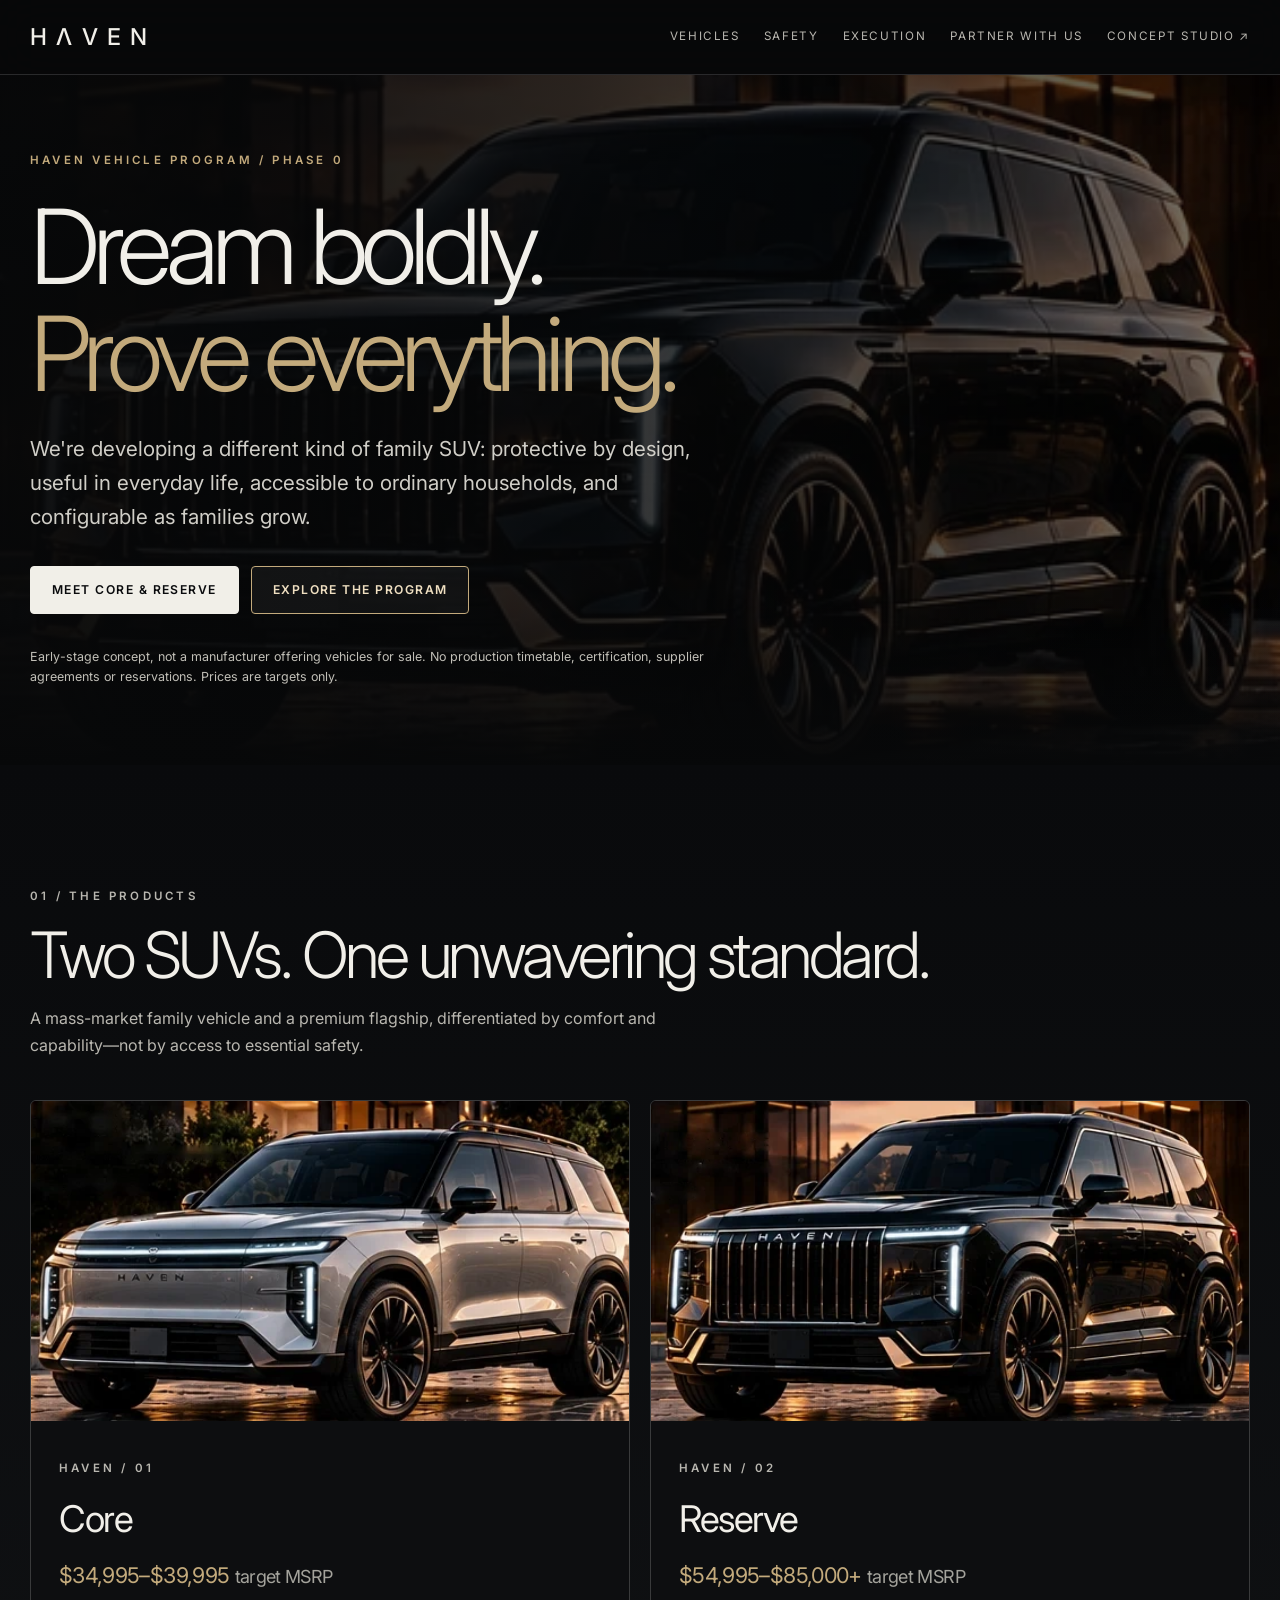
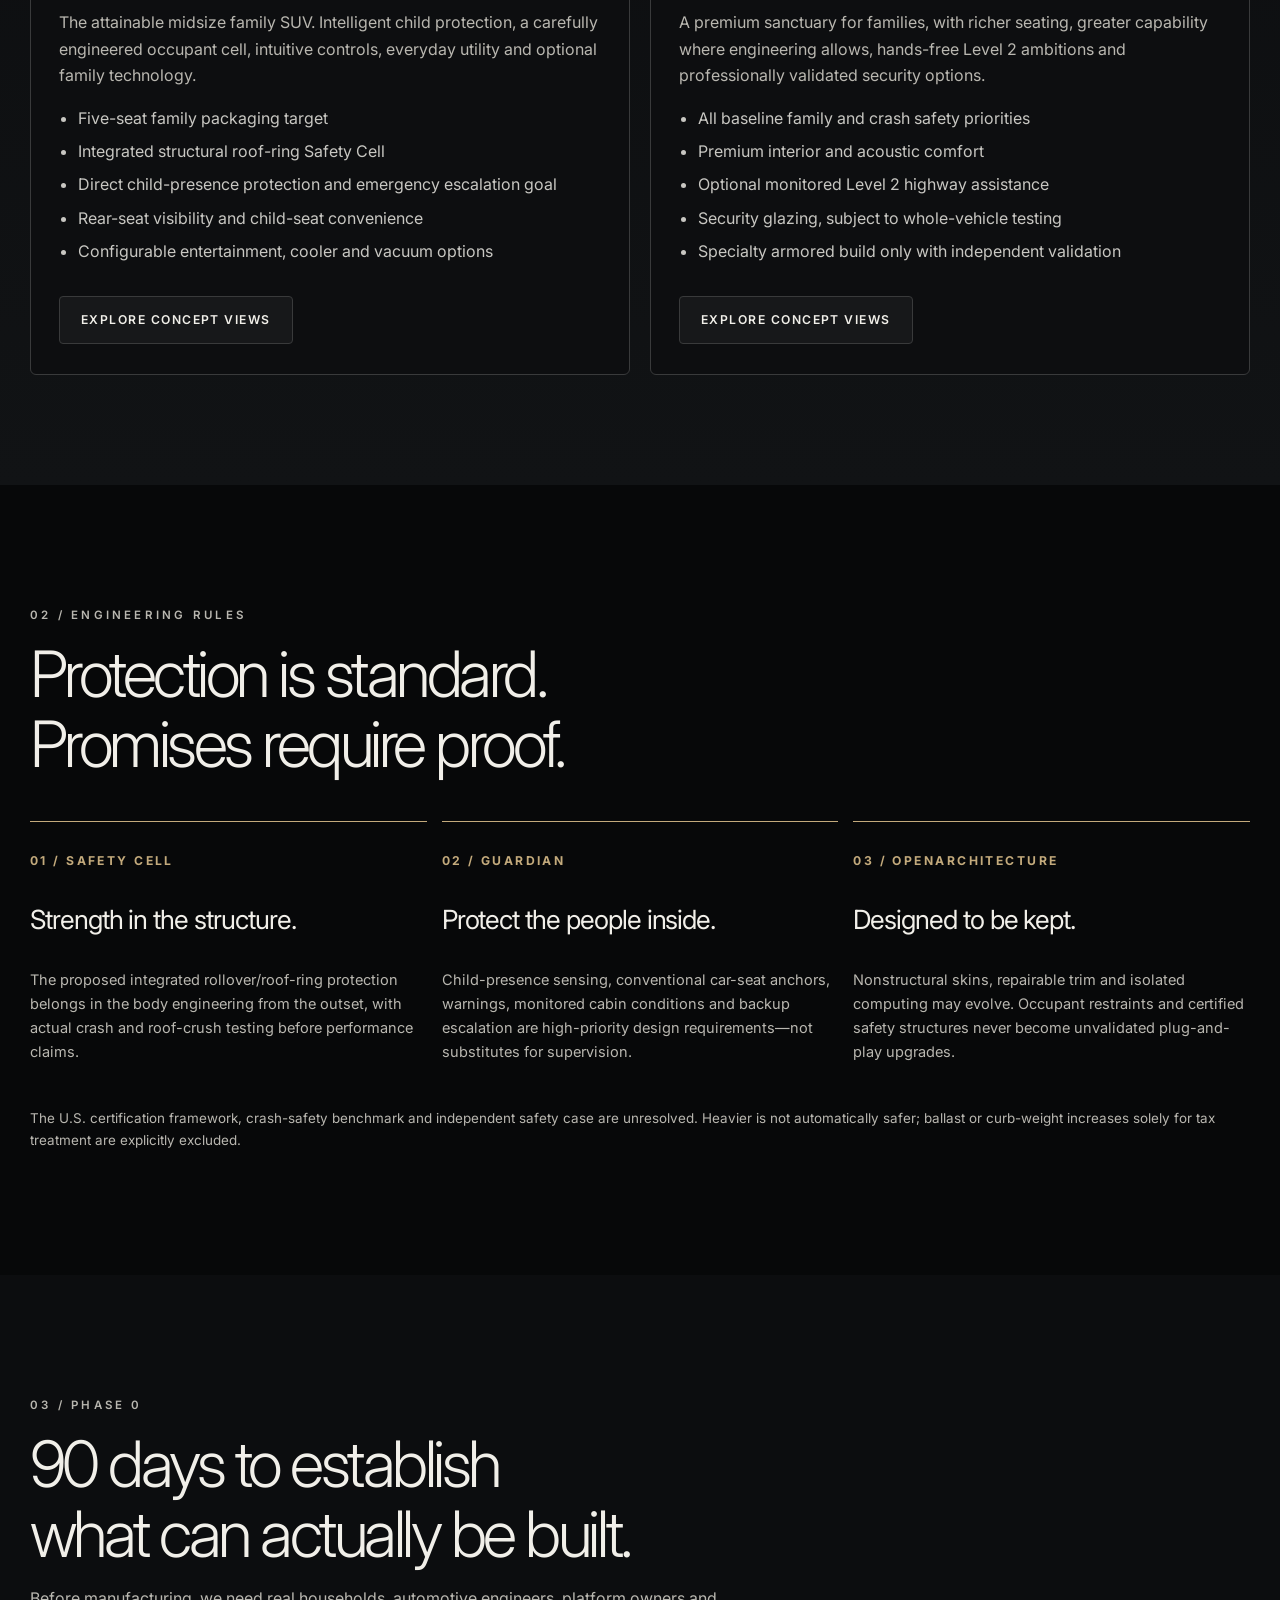
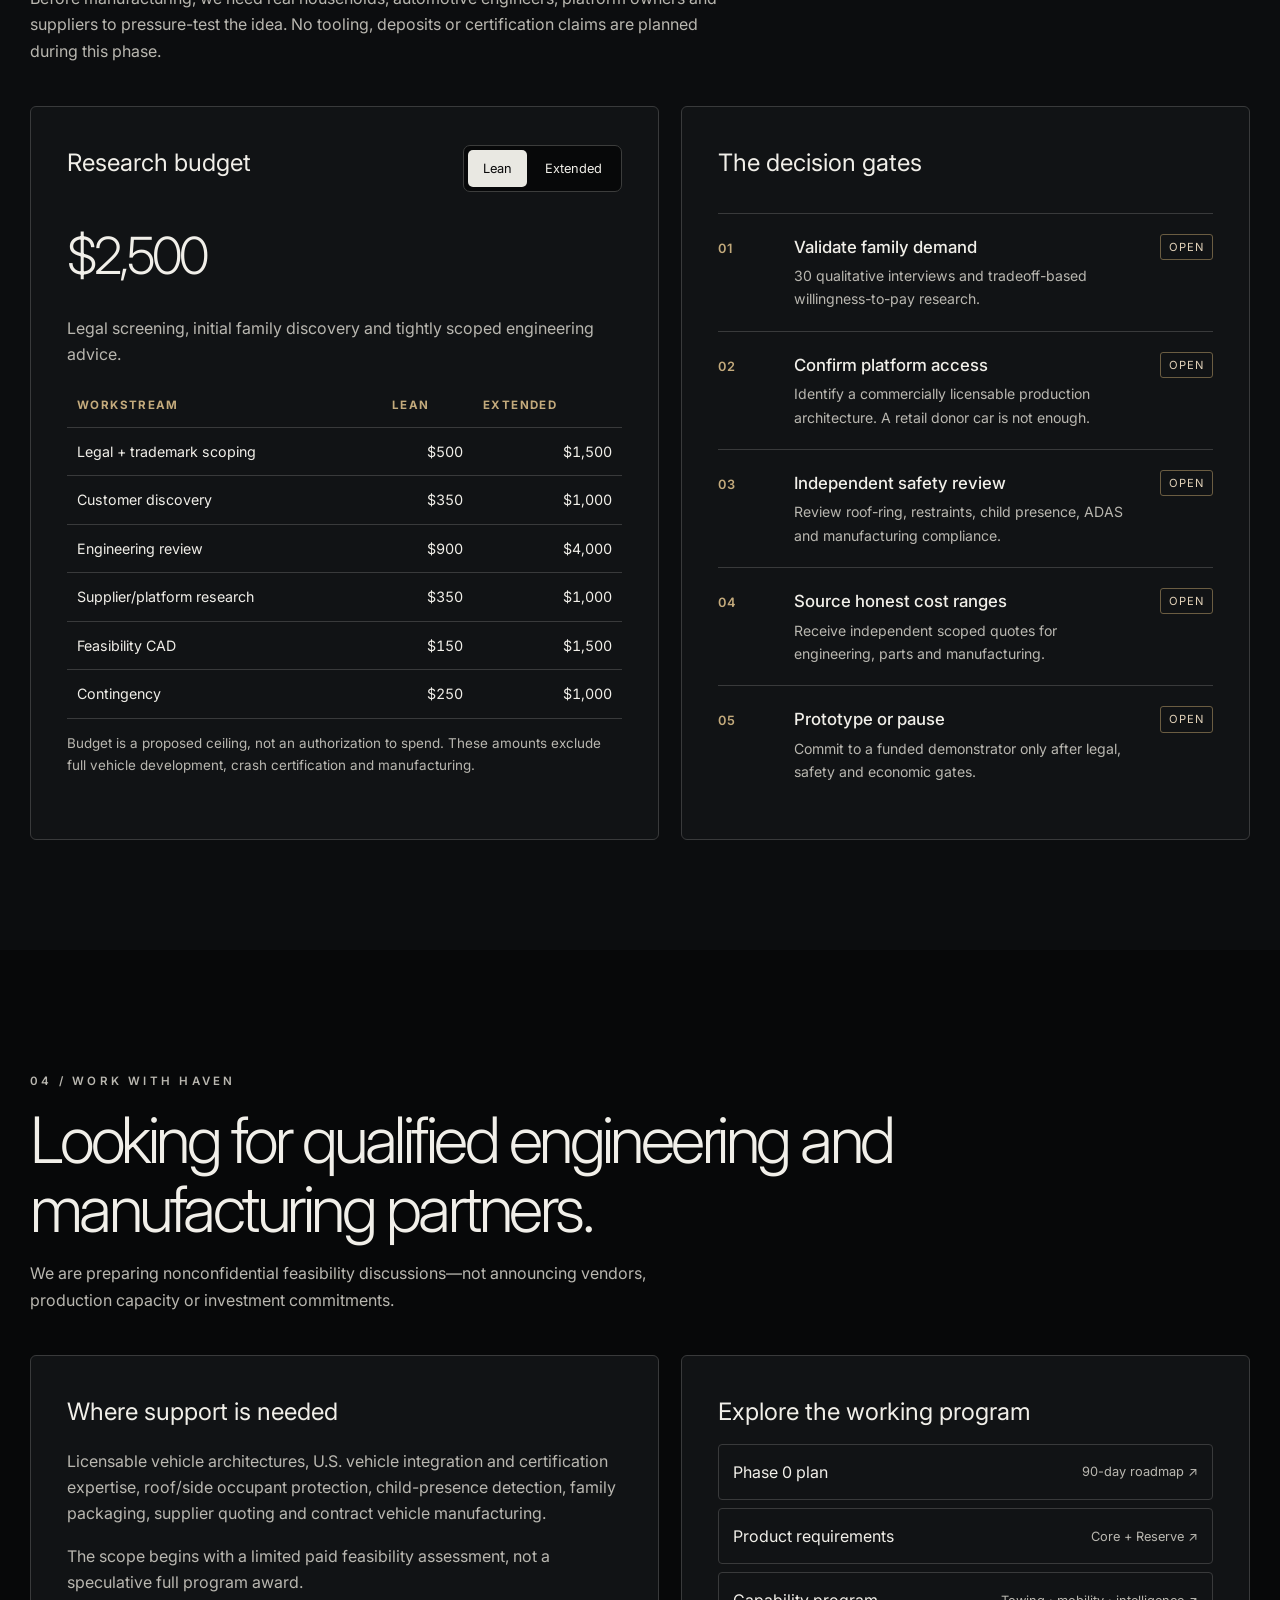
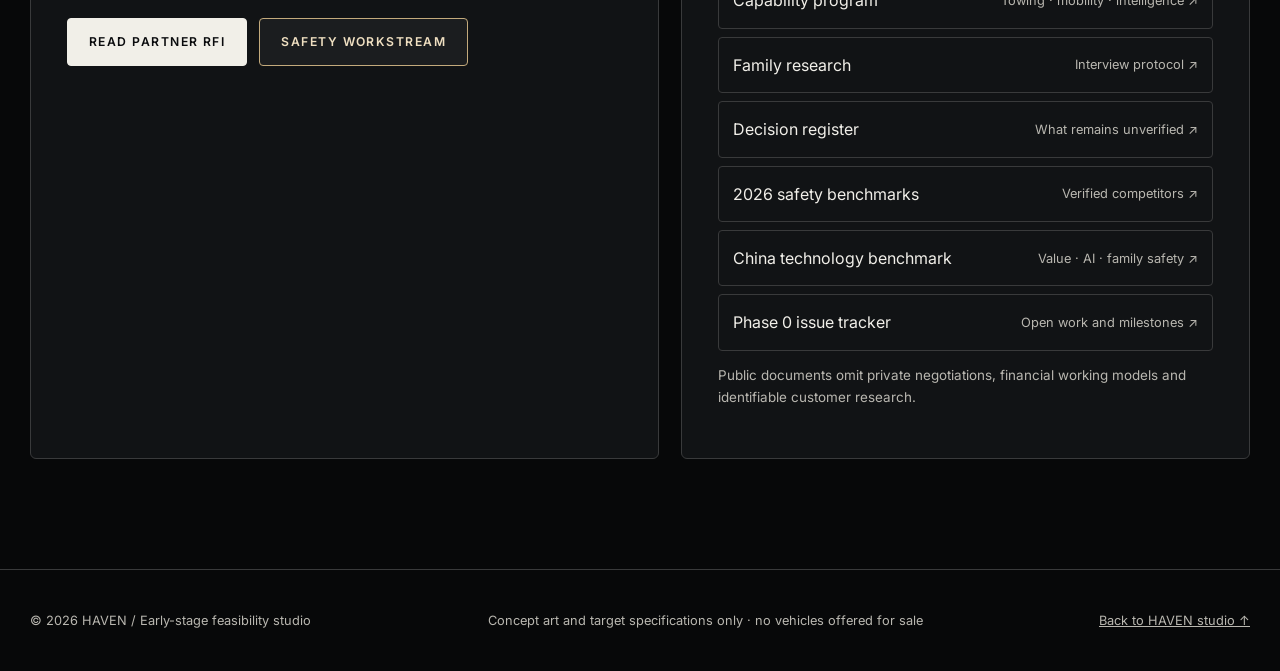
<file: program/index.html>
<!DOCTYPE html>
<html lang="en">
<head>
<meta charset="UTF-8">
<meta name="viewport" content="width=device-width, initial-scale=1">
<meta name="theme-color" content="#070809">
<meta name="description" content="HAVEN Motors early-stage family vehicle program: the Core and Reserve SUVs, safety priorities, cost discipline and our evidence-first development roadmap.">
<title>Build HAVEN — The Vehicle Program</title>
<link rel="icon" href="../assets/favicon.svg" type="image/svg+xml">
<link rel="preconnect" href="https://fonts.googleapis.com"><link rel="preconnect" href="https://fonts.gstatic.com" crossorigin>
<link href="https://fonts.googleapis.com/css2?family=Inter:wght@300;400;500;600;700&display=swap" rel="stylesheet">
<style>
:root{--bg:#070809;--card:#111315;--card2:#17191c;--ink:#f1efe9;--muted:#b9b7b0;--line:#393a3b;--gold:#c3aa7c;--ease:cubic-bezier(.25,.8,.25,1)}
*{box-sizing:border-box}html{scroll-behavior:smooth}body{margin:0;background:var(--bg);color:var(--ink);font-family:Inter,system-ui,sans-serif;line-height:1.65;-webkit-font-smoothing:antialiased}
a{color:inherit}button{font:inherit;cursor:pointer;color:inherit}img{max-width:100%;display:block}.skip{position:absolute;left:-999px}.skip:focus{left:1rem;top:1rem;background:#fff;color:#000;padding:.6rem 1rem;z-index:30}.shell{width:min(1220px,calc(100% - 48px));margin:0 auto}
.top{position:sticky;top:0;z-index:20;background:rgba(7,8,9,.86);backdrop-filter:blur(22px);border-bottom:1px solid rgba(255,255,255,.14)}
.top .shell{min-height:74px;display:flex;align-items:center;justify-content:space-between;gap:28px}.logo{font-size:1.45rem;letter-spacing:.4em;font-weight:500;text-decoration:none}.top-links{display:flex;flex-wrap:wrap;gap:24px;align-items:center}.top-links a{font-size:.73rem;text-decoration:none;letter-spacing:.14em;text-transform:uppercase;color:var(--muted)}.top-links a:hover,.top-links a:focus-visible{color:#fff}
.btn{border:1px solid var(--line);display:inline-flex;align-items:center;justify-content:center;padding:13px 21px;text-decoration:none;text-transform:uppercase;font-weight:600;font-size:.76rem;letter-spacing:.12em;border-radius:4px;transition:transform .25s var(--ease),border .2s;background:rgba(255,255,255,.045)}.btn:hover{transform:translateY(-2px);border-color:var(--gold)}.btn.solid{background:#f1efe8;color:#0a0b0d;border-color:#f1efe8}.btn.gold{border-color:var(--gold);color:#efdfc1}
.hero{position:relative;min-height:690px;display:flex;align-items:center;isolation:isolate;overflow:hidden}.hero>img{position:absolute;inset:0;width:100%;height:100%;object-fit:cover;object-position:63% center;z-index:-2;filter:brightness(.53) saturate(.9)}.hero::after{content:"";position:absolute;inset:0;z-index:-1;background:linear-gradient(90deg,rgba(7,8,9,.94),rgba(7,8,9,.70) 45%,rgba(7,8,9,.09)),linear-gradient(0deg,#070809,transparent 25%)}.eyebrow{text-transform:uppercase;letter-spacing:.28em;font-size:.72rem;color:var(--gold);font-weight:600}.hero h1{font-size:clamp(3.15rem,8.1vw,7rem);font-weight:300;letter-spacing:-.065em;line-height:1.03;max-width:950px;margin:24px 0}.hero h1 em{font-weight:300;font-style:normal;color:var(--gold)}.lede{font-size:clamp(1.07rem,1.75vw,1.29rem);line-height:1.65;color:#d0cec7;max-width:680px}.hero-actions{display:flex;flex-wrap:wrap;gap:12px;margin-top:32px}.disclosure{margin-top:33px;font-size:.78rem;color:#c1bfb7;max-width:680px}
section{scroll-margin-top:82px}.pad{padding:110px 0}.section-intro{margin-bottom:42px}.section-intro h2{font-size:clamp(2.3rem,5vw,4.8rem);line-height:1.09;letter-spacing:-.055em;font-weight:300;max-width:900px;margin:14px 0}.section-intro p{color:var(--muted);max-width:690px}
.models{background:linear-gradient(180deg,#090a0c,#111315)}.models-grid{display:grid;grid-template-columns:1fr 1fr;gap:20px}.model{background:#0d0e10;border:1px solid var(--line);border-radius:6px;overflow:hidden}.model .photo{height:clamp(240px,25vw,340px);width:100%;object-fit:cover}.model-copy{padding:26px 28px 30px}.model h3{font-weight:400;font-size:2.3rem;letter-spacing:-.04em;margin:8px 0}.money{font-size:1.35rem;color:var(--gold);letter-spacing:-.03em}.model p{color:var(--muted)}.model small{color:#a4a39c}.featurelist{margin:0 0 24px;padding-left:19px;color:#c8c7c2}.featurelist li{padding-bottom:7px}.principles{display:grid;grid-template-columns:repeat(3,1fr);gap:15px}.principle{border-top:1px solid var(--gold);padding:24px 0 0}.principle b{font-size:.76rem;letter-spacing:.2em;color:var(--gold)}.principle h3{font-weight:400;letter-spacing:-.04em;font-size:1.65rem}.principle p{color:var(--muted);font-size:.91rem}
.grid2{display:grid;grid-template-columns:1.05fr .95fr;gap:22px}.panel{border:1px solid var(--line);padding:clamp(22px,3vw,36px);border-radius:6px;background:var(--card)}.panel h3{font-weight:400;font-size:1.5rem;margin:0 0 12px}.panel p{color:var(--muted)}.table{width:100%;border-collapse:collapse;font-size:.89rem}.table td,.table th{padding:12px 10px;text-align:left;border-bottom:1px solid var(--line)}.table th{color:var(--gold);font-size:.72rem;text-transform:uppercase;letter-spacing:.12em}.table td:nth-child(2){text-align:right;font-variant-numeric:tabular-nums}.table td:last-child{text-align:right;font-variant-numeric:tabular-nums}.cost-switch{display:inline-flex;padding:4px;background:#070809;border:1px solid #3c3d3c;border-radius:7px;gap:3px}.cost-switch button{border:0;background:transparent;padding:8px 15px;border-radius:5px;font-size:.8rem}.cost-switch button[aria-pressed=true]{background:#e9e8e2;color:#0a0a0b}.amount{font-size:clamp(2.2rem,4vw,3.8rem);letter-spacing:-.06em;font-weight:300;margin:18px 0}.list{display:grid;gap:0;margin-top:30px}.gate{padding:20px 0;border-top:1px solid var(--line);display:grid;grid-template-columns:56px 1fr auto;align-items:start;gap:20px}.gate .num{color:var(--gold);font-weight:600;letter-spacing:.1em;font-size:.8rem;padding-top:4px}.gate h3{margin:0;font-size:1.05rem;font-weight:500}.gate p{margin:3px 0 0;font-size:.88rem;color:var(--muted)}.state{color:#e2d2b9;border:1px solid #6b5d42;border-radius:3px;font-size:.7rem;white-space:nowrap;padding:3px 8px;text-transform:uppercase;letter-spacing:.08em}
.links{display:flex;gap:12px;flex-wrap:wrap;margin:22px 0}.linklist{display:grid;gap:8px}.linklist a{padding:14px;border:1px solid var(--line);text-decoration:none;display:flex;justify-content:space-between;gap:18px;align-items:center;border-radius:4px}.linklist a:hover{border-color:var(--gold)}.linklist a span{color:var(--muted);font-size:.8rem}.small{font-size:.84rem;color:var(--muted)}.foot{border-top:1px solid var(--line);padding:40px 0;color:var(--muted);font-size:.8rem}.foot .shell{display:flex;justify-content:space-between;gap:20px;flex-wrap:wrap}
:focus-visible{outline:2px solid #f2ce88;outline-offset:3px}
@media(max-width:820px){.models-grid,.grid2,.principles{grid-template-columns:1fr}.top-links{gap:14px}.top-links a{font-size:.69rem}.hero{min-height:620px}.model .photo{height:290px}.pad{padding:74px 0}}
@media(max-width:520px){.shell{width:min(100% - 32px,1200px)}.top .shell{min-height:68px}.logo{letter-spacing:.24em;font-size:1.2rem}.top-links a:nth-child(2){display:none}.hero h1{font-size:clamp(2.8rem,12vw,4rem)}.hero{min-height:610px}.gate{grid-template-columns:35px 1fr}.gate .state{grid-column:2;justify-self:start}.table{font-size:.77rem}.table td,.table th{padding:9px 5px}}
@media(prefers-reduced-motion:reduce){html{scroll-behavior:auto}*,*:before,*:after{transition:none!important;animation:none!important}}
</style>
</head>
<body>
<a class="skip" href="#content">Skip to content</a>
<header class="top"><div class="shell"><a class="logo" href="../index.html" aria-label="HAVEN home">HΛVEN</a><nav class="top-links" aria-label="Program navigation"><a href="#vehicles">Vehicles</a><a href="#requirements">Safety</a><a href="#execution">Execution</a><a href="#partners">Partner with us</a><a href="../index.html">Concept studio ↗</a></nav></div></header>
<main id="content">
<section class="hero" aria-labelledby="h1"><img src="../assets/haven-suv/reserve/exterior-hero-clean.webp" alt="HAVEN Reserve luxury SUV early design study" width="529" height="292"><div class="shell"><p class="eyebrow">HAVEN vehicle program / phase 0</p><h1 id="h1">Dream boldly.<br><em>Prove everything.</em></h1><p class="lede">We're developing a different kind of family SUV: protective by design, useful in everyday life, accessible to ordinary households, and configurable as families grow.</p><div class="hero-actions"><a class="btn solid" href="#vehicles">Meet Core &amp; Reserve</a><a class="btn gold" href="#execution">Explore the program</a></div><p class="disclosure">Early-stage concept, not a manufacturer offering vehicles for sale. No production timetable, certification, supplier agreements or reservations. Prices are targets only.</p></div></section>

<section class="pad models" id="vehicles"><div class="shell"><div class="section-intro"><p class="eyebrow">01 / The products</p><h2>Two SUVs. One unwavering standard.</h2><p>A mass-market family vehicle and a premium flagship, differentiated by comfort and capability—not by access to essential safety.</p></div><div class="models-grid">
<article class="model"><img class="photo" src="../assets/haven-suv/core/exterior-hero-clean.webp" alt="Silver HAVEN Core family SUV design concept" loading="lazy"><div class="model-copy"><p class="eyebrow">HAVEN / 01</p><h3>Core</h3><div class="money">$34,995–$39,995 <small>target MSRP</small></div><p>The attainable midsize family SUV. Intelligent child protection, a carefully engineered occupant cell, intuitive controls, everyday utility and optional family technology.</p><ul class="featurelist"><li>Five-seat family packaging target</li><li>Integrated structural roof-ring Safety Cell</li><li>Direct child-presence protection and emergency escalation goal</li><li>Rear-seat visibility and child-seat convenience</li><li>Configurable entertainment, cooler and vacuum options</li></ul><a class="btn" href="../index.html#suv">Explore concept views</a></div></article>
<article class="model"><img class="photo" src="../assets/haven-suv/reserve/exterior-hero-clean.webp" alt="Dark HAVEN Reserve premium SUV design concept" loading="lazy"><div class="model-copy"><p class="eyebrow">HAVEN / 02</p><h3>Reserve</h3><div class="money">$54,995–$85,000+ <small>target MSRP</small></div><p>A premium sanctuary for families, with richer seating, greater capability where engineering allows, hands-free Level 2 ambitions and professionally validated security options.</p><ul class="featurelist"><li>All baseline family and crash safety priorities</li><li>Premium interior and acoustic comfort</li><li>Optional monitored Level 2 highway assistance</li><li>Security glazing, subject to whole-vehicle testing</li><li>Specialty armored build only with independent validation</li></ul><a class="btn" href="../index.html#suv">Explore concept views</a></div></article>
</div></div></section>
<section class="pad" id="requirements"><div class="shell"><div class="section-intro"><p class="eyebrow">02 / Engineering rules</p><h2>Protection is standard.<br>Promises require proof.</h2></div><div class="principles">
<div class="principle"><b>01 / SAFETY CELL</b><h3>Strength in the structure.</h3><p>The proposed integrated rollover/roof-ring protection belongs in the body engineering from the outset, with actual crash and roof-crush testing before performance claims.</p></div>
<div class="principle"><b>02 / GUARDIAN</b><h3>Protect the people inside.</h3><p>Child-presence sensing, conventional car-seat anchors, warnings, monitored cabin conditions and backup escalation are high-priority design requirements—not substitutes for supervision.</p></div>
<div class="principle"><b>03 / OPENARCHITECTURE</b><h3>Designed to be kept.</h3><p>Nonstructural skins, repairable trim and isolated computing may evolve. Occupant restraints and certified safety structures never become unvalidated plug-and-play upgrades.</p></div>
</div><p class="small" style="margin-top:28px">The U.S. certification framework, crash-safety benchmark and independent safety case are unresolved. Heavier is not automatically safer; ballast or curb-weight increases solely for tax treatment are explicitly excluded.</p></div></section>
<section class="pad" id="execution" style="background:#0c0d0f"><div class="shell"><div class="section-intro"><p class="eyebrow">03 / Phase 0</p><h2>90 days to establish<br>what can actually be built.</h2><p>Before manufacturing, we need real households, automotive engineers, platform owners and suppliers to pressure-test the idea. No tooling, deposits or certification claims are planned during this phase.</p></div><div class="grid2">
<div class="panel"><div style="display:flex;justify-content:space-between;gap:12px;align-items:center;flex-wrap:wrap"><h3>Research budget</h3><div class="cost-switch" role="group" aria-label="Budget scenario"><button type="button" data-budget="lean" aria-pressed="true">Lean</button><button type="button" data-budget="extended" aria-pressed="false">Extended</button></div></div><div class="amount" id="budgetAmount" aria-live="polite">$2,500</div><p id="budgetSummary">Legal screening, initial family discovery and tightly scoped engineering advice.</p><table class="table"><thead><tr><th>Workstream</th><th>Lean</th><th>Extended</th></tr></thead><tbody>
<tr><td>Legal + trademark scoping</td><td>$500</td><td>$1,500</td></tr><tr><td>Customer discovery</td><td>$350</td><td>$1,000</td></tr><tr><td>Engineering review</td><td>$900</td><td>$4,000</td></tr><tr><td>Supplier/platform research</td><td>$350</td><td>$1,000</td></tr><tr><td>Feasibility CAD</td><td>$150</td><td>$1,500</td></tr><tr><td>Contingency</td><td>$250</td><td>$1,000</td></tr></tbody></table><p class="small">Budget is a proposed ceiling, not an authorization to spend. These amounts exclude full vehicle development, crash certification and manufacturing.</p></div>
<div class="panel"><h3>The decision gates</h3><div class="list">
<div class="gate"><span class="num">01</span><div><h3>Validate family demand</h3><p>30 qualitative interviews and tradeoff-based willingness-to-pay research.</p></div><span class="state">Open</span></div>
<div class="gate"><span class="num">02</span><div><h3>Confirm platform access</h3><p>Identify a commercially licensable production architecture. A retail donor car is not enough.</p></div><span class="state">Open</span></div>
<div class="gate"><span class="num">03</span><div><h3>Independent safety review</h3><p>Review roof-ring, restraints, child presence, ADAS and manufacturing compliance.</p></div><span class="state">Open</span></div>
<div class="gate"><span class="num">04</span><div><h3>Source honest cost ranges</h3><p>Receive independent scoped quotes for engineering, parts and manufacturing.</p></div><span class="state">Open</span></div>
<div class="gate"><span class="num">05</span><div><h3>Prototype or pause</h3><p>Commit to a funded demonstrator only after legal, safety and economic gates.</p></div><span class="state">Open</span></div>
</div></div>
</div></div></section>
<section class="pad" id="partners"><div class="shell"><div class="section-intro"><p class="eyebrow">04 / Work with HAVEN</p><h2>Looking for qualified engineering and manufacturing partners.</h2><p>We are preparing nonconfidential feasibility discussions—not announcing vendors, production capacity or investment commitments.</p></div><div class="grid2"><div class="panel"><h3>Where support is needed</h3><p>Licensable vehicle architectures, U.S. vehicle integration and certification expertise, roof/side occupant protection, child-presence detection, family packaging, supplier quoting and contract vehicle manufacturing.</p><p>The scope begins with a limited paid feasibility assessment, not a speculative full program award.</p><div class="links"><a class="btn solid" href="https://github.com/Mrperkins/haven-concept/blob/main/program/PARTNERS_RFI.md">Read partner RFI</a><a class="btn gold" href="https://github.com/Mrperkins/haven-concept/blob/main/program/SAFETY_REGULATORY.md">Safety workstream</a></div></div><div class="panel"><h3>Explore the working program</h3><div class="linklist"><a href="https://github.com/Mrperkins/haven-concept/blob/main/program/README.md">Phase 0 plan <span>90-day roadmap ↗</span></a><a href="https://github.com/Mrperkins/haven-concept/blob/main/program/PRODUCT_REQUIREMENTS.md">Product requirements <span>Core + Reserve ↗</span></a><a href="https://github.com/Mrperkins/haven-concept/blob/main/program/CAPABILITY_REQUIREMENTS.md">Capability program <span>Towing · mobility · intelligence ↗</span></a><a href="https://github.com/Mrperkins/haven-concept/blob/main/program/CUSTOMER_DISCOVERY.md">Family research <span>Interview protocol ↗</span></a><a href="https://github.com/Mrperkins/haven-concept/blob/main/program/DECISION_LOG.md">Decision register <span>What remains unverified ↗</span></a><a href="https://github.com/Mrperkins/haven-concept/blob/main/program/BENCHMARKS.md">2026 safety benchmarks <span>Verified competitors ↗</span></a><a href="https://github.com/Mrperkins/haven-concept/blob/main/program/CHINA_COMPETITIVE_BENCHMARK.md">China technology benchmark <span>Value · AI · family safety ↗</span></a><a href="https://github.com/Mrperkins/haven-concept/issues">Phase 0 issue tracker <span>Open work and milestones ↗</span></a></div><p class="small">Public documents omit private negotiations, financial working models and identifiable customer research.</p></div></div></div></section>
</main>
<footer class="foot"><div class="shell"><span>© 2026 HAVEN / Early-stage feasibility studio</span><span>Concept art and target specifications only · no vehicles offered for sale</span><a href="../index.html">Back to HAVEN studio ↑</a></div></footer>
<script>
(()=>{'use strict';const buttons=document.querySelectorAll('[data-budget]');const val=document.getElementById('budgetAmount'),desc=document.getElementById('budgetSummary');const budget={lean:{price:'$2,500',summary:'Legal screening, initial family discovery and tightly scoped engineering advice.'},extended:{price:'$10,000',summary:'Expanded independent engineering review, packaging concept work and deeper customer discovery.'}};for(const b of buttons){b.addEventListener('click',()=>{for(const x of buttons)x.setAttribute('aria-pressed',String(x===b));const d=budget[b.dataset.budget];val.textContent=d.price;desc.textContent=d.summary;});}})();
</script>
</body></html>
</file>
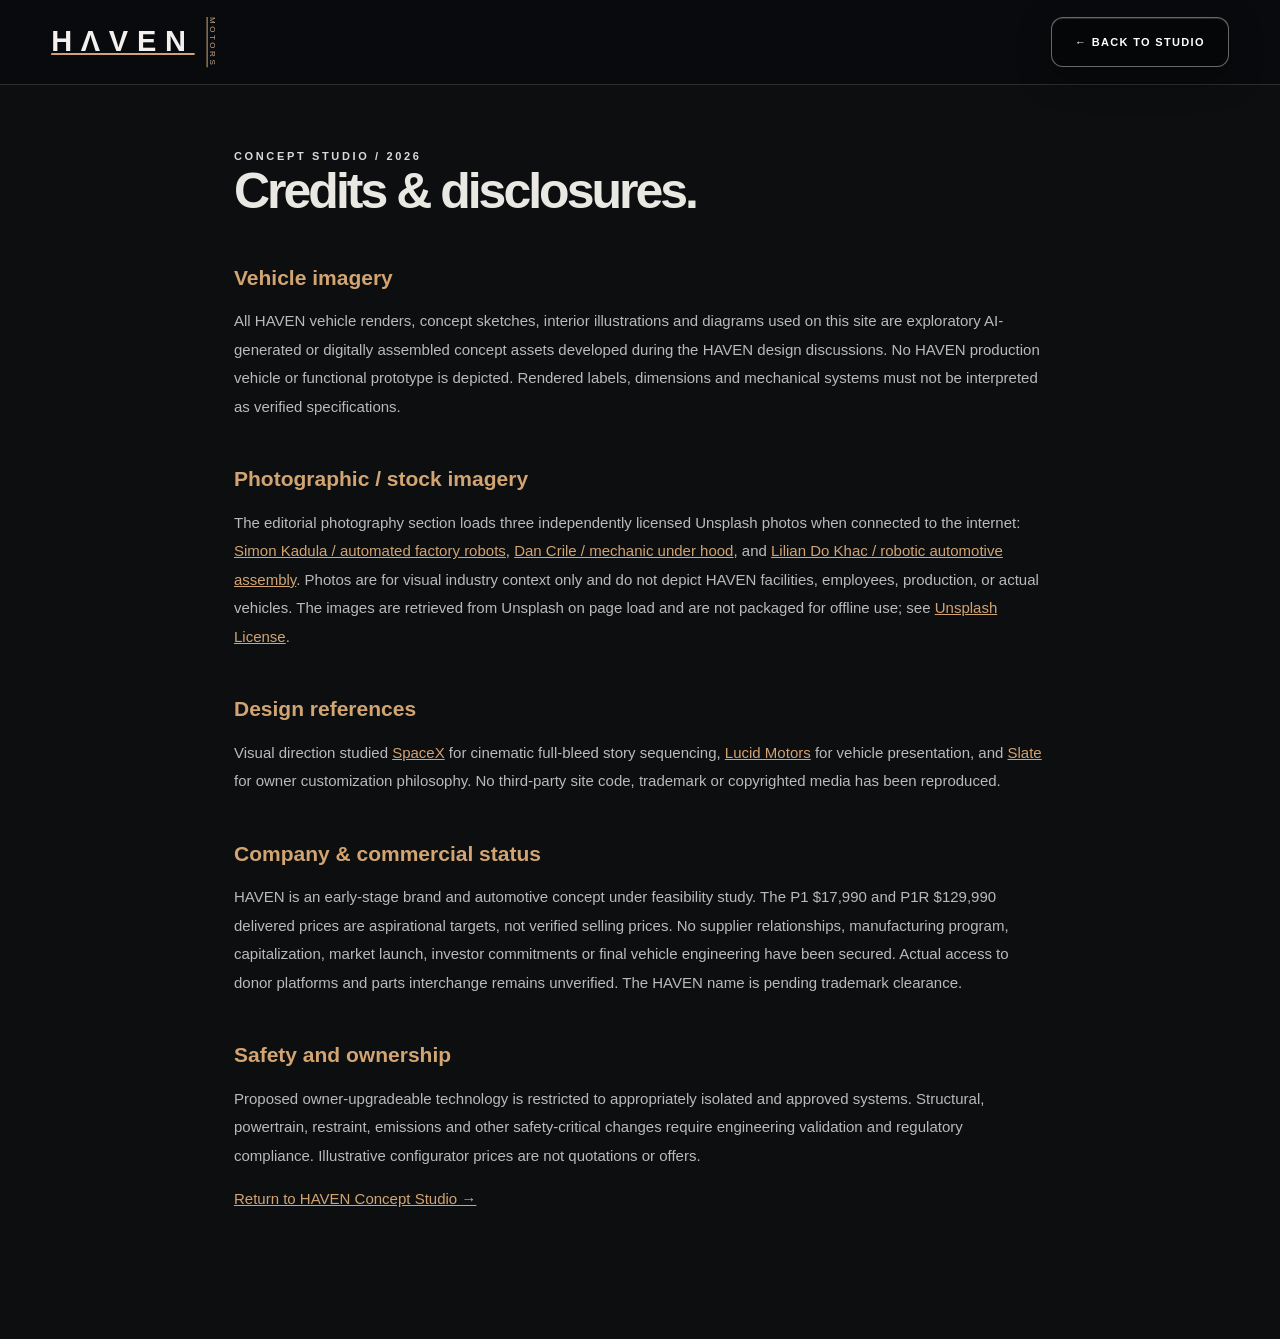
<file: credits.html>
<!DOCTYPE html><html lang="en"><head><meta charset="UTF-8"><meta name="viewport" content="width=device-width,initial-scale=1"><title>HAVEN — Credits and Disclosures</title><link rel="stylesheet" href="css/styles.css"><style>main{max-width:860px;margin:auto;padding:150px 24px 110px}h1{font-size:50px;letter-spacing:-.06em}h2{margin-top:46px;color:#d1a472}p,li{font-size:15px;line-height:1.9;color:#bababa}a{text-decoration:underline;color:#d1a472}</style></head><body><header class="nav scrolled"><a class="wordmark" href="index.html"><span>HΛVEN</span><small>MOTORS</small></a><a href="index.html" class="nav-cta" style="display:block">← Back to studio</a></header><main><div class="eyebrow">CONCEPT STUDIO / 2026</div><h1>Credits & disclosures.</h1><h2>Vehicle imagery</h2><p>All HAVEN vehicle renders, concept sketches, interior illustrations and diagrams used on this site are exploratory AI-generated or digitally assembled concept assets developed during the HAVEN design discussions. No HAVEN production vehicle or functional prototype is depicted. Rendered labels, dimensions and mechanical systems must not be interpreted as verified specifications.</p><h2>Photographic / stock imagery</h2><p>The editorial photography section loads three independently licensed Unsplash photos when connected to the internet: <a href="https://unsplash.com/photos/8gr6bObQLOI">Simon Kadula / automated factory robots</a>, <a href="https://unsplash.com/photos/EJr3XkHdBm0">Dan Crile / mechanic under hood</a>, and <a href="https://unsplash.com/photos/EyqUxJuOb1Q">Lilian Do Khac / robotic automotive assembly</a>. Photos are for visual industry context only and do not depict HAVEN facilities, employees, production, or actual vehicles. The images are retrieved from Unsplash on page load and are not packaged for offline use; see <a href="https://unsplash.com/license" target="_blank" rel="noopener noreferrer">Unsplash License</a>.</p><h2>Design references</h2><p>Visual direction studied <a href="https://www.spacex.com/" target="_blank" rel="noopener noreferrer">SpaceX</a> for cinematic full-bleed story sequencing, <a href="https://lucidmotors.com/" target="_blank" rel="noopener noreferrer">Lucid Motors</a> for vehicle presentation, and <a href="https://www.slate.auto/en" target="_blank" rel="noopener noreferrer">Slate</a> for owner customization philosophy. No third-party site code, trademark or copyrighted media has been reproduced.</p><h2>Company & commercial status</h2><p>HAVEN is an early-stage brand and automotive concept under feasibility study. The P1 $17,990 and P1R $129,990 delivered prices are aspirational targets, not verified selling prices. No supplier relationships, manufacturing program, capitalization, market launch, investor commitments or final vehicle engineering have been secured. Actual access to donor platforms and parts interchange remains unverified. The HAVEN name is pending trademark clearance.</p><h2>Safety and ownership</h2><p>Proposed owner-upgradeable technology is restricted to appropriately isolated and approved systems. Structural, powertrain, restraint, emissions and other safety-critical changes require engineering validation and regulatory compliance. Illustrative configurator prices are not quotations or offers.</p><p><a href="index.html">Return to HAVEN Concept Studio →</a></p></main></body></html>
</file>
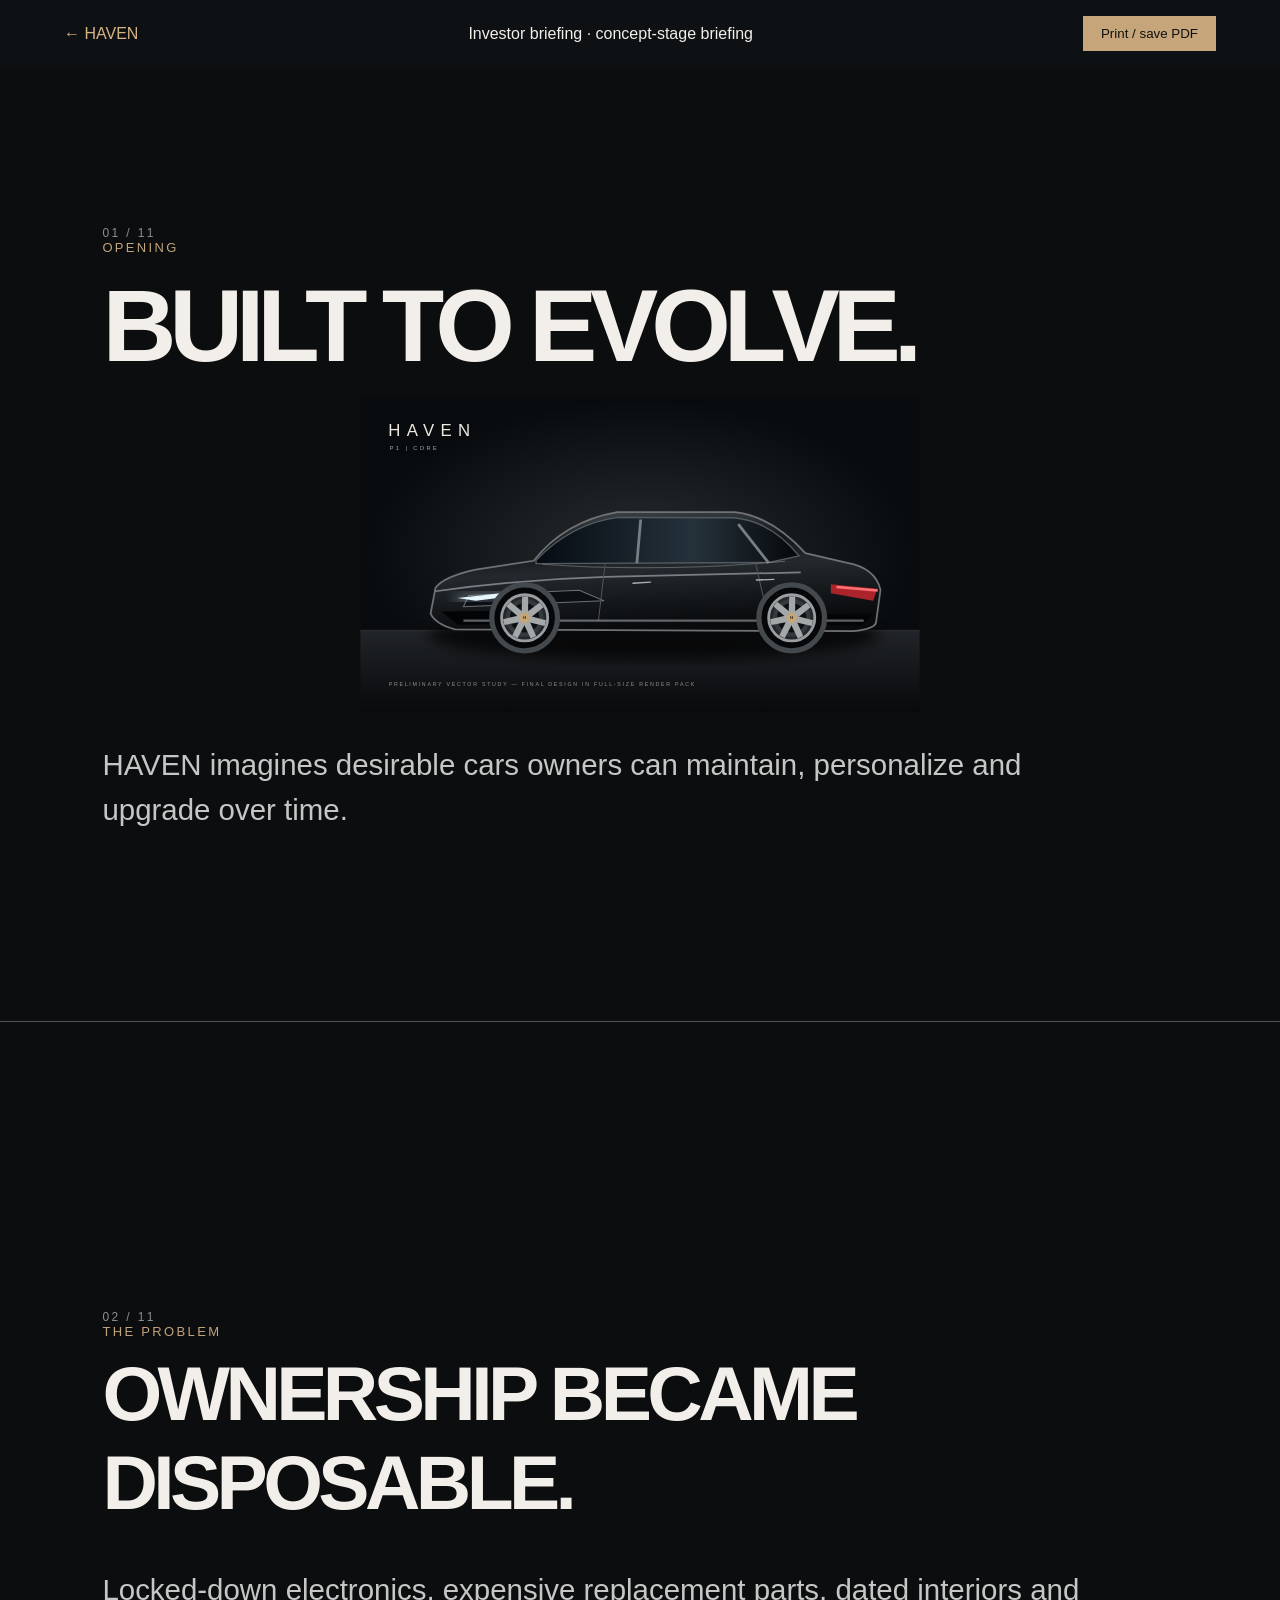
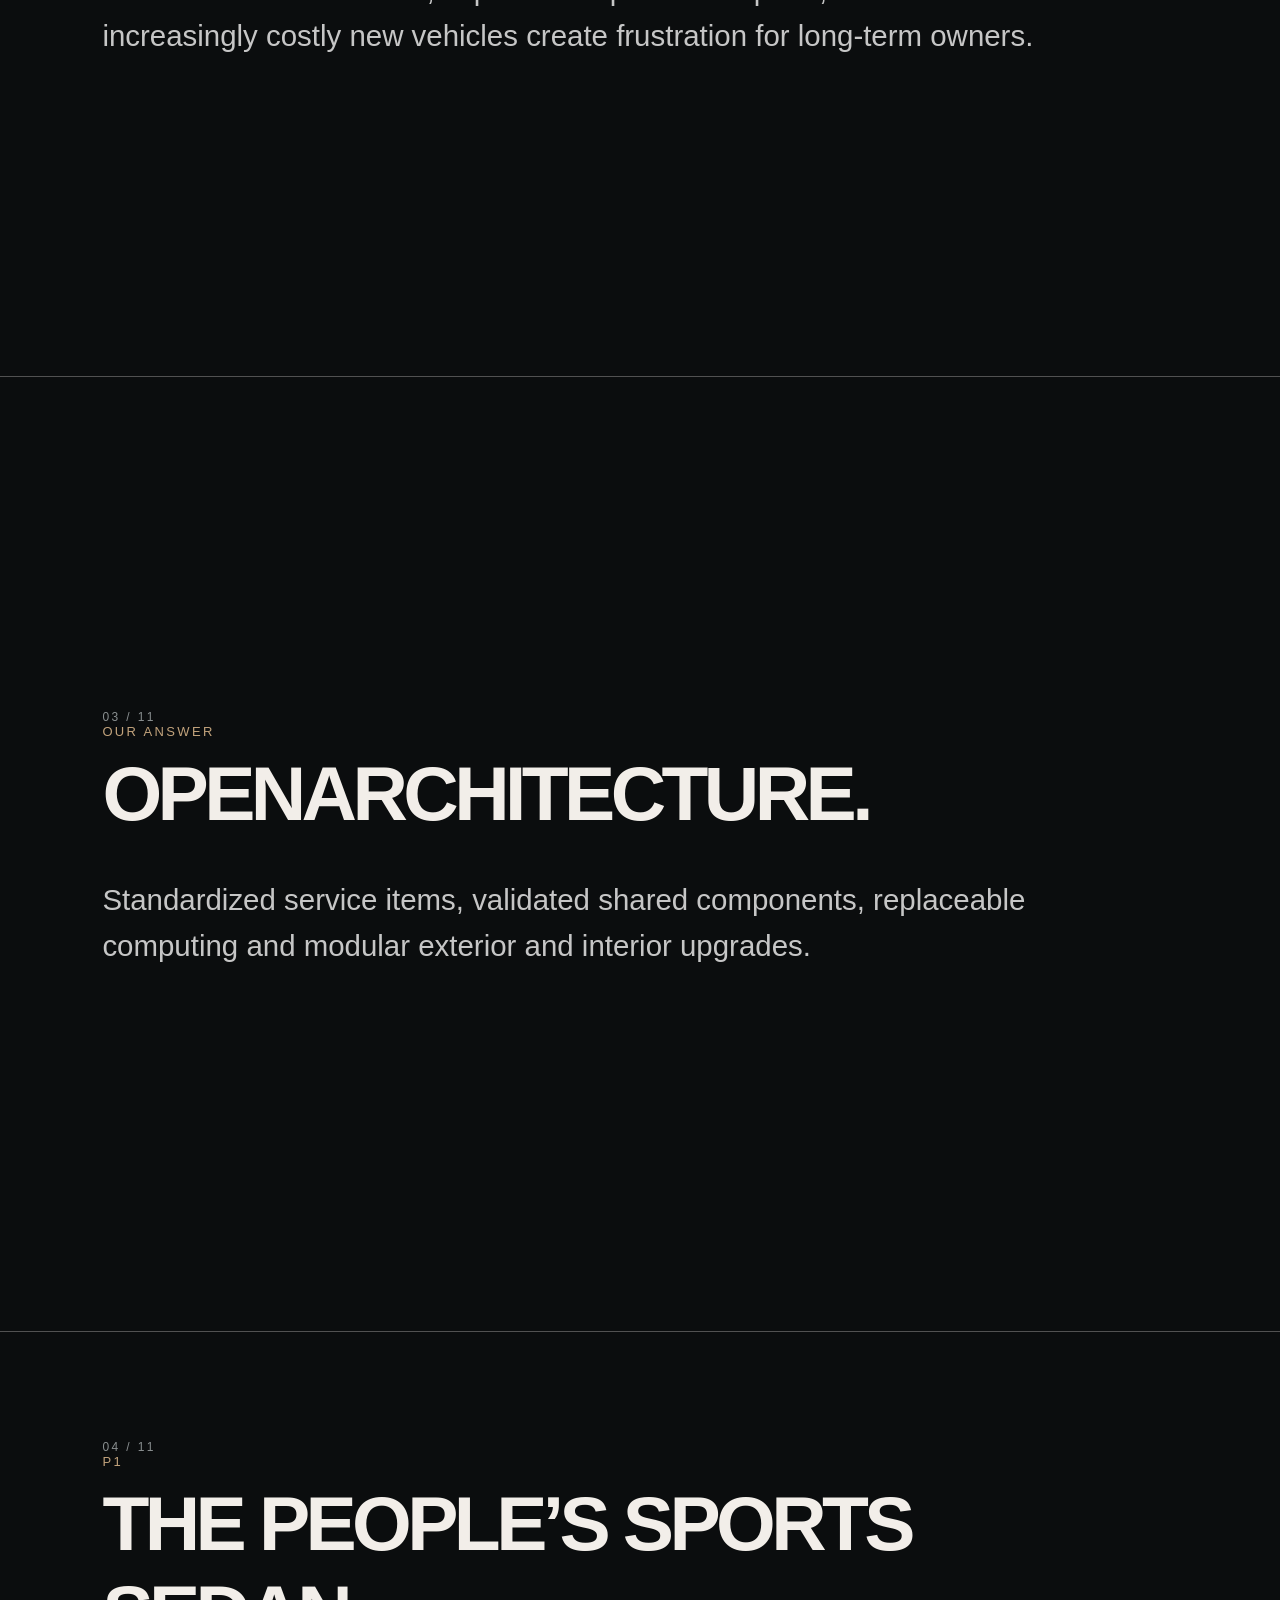
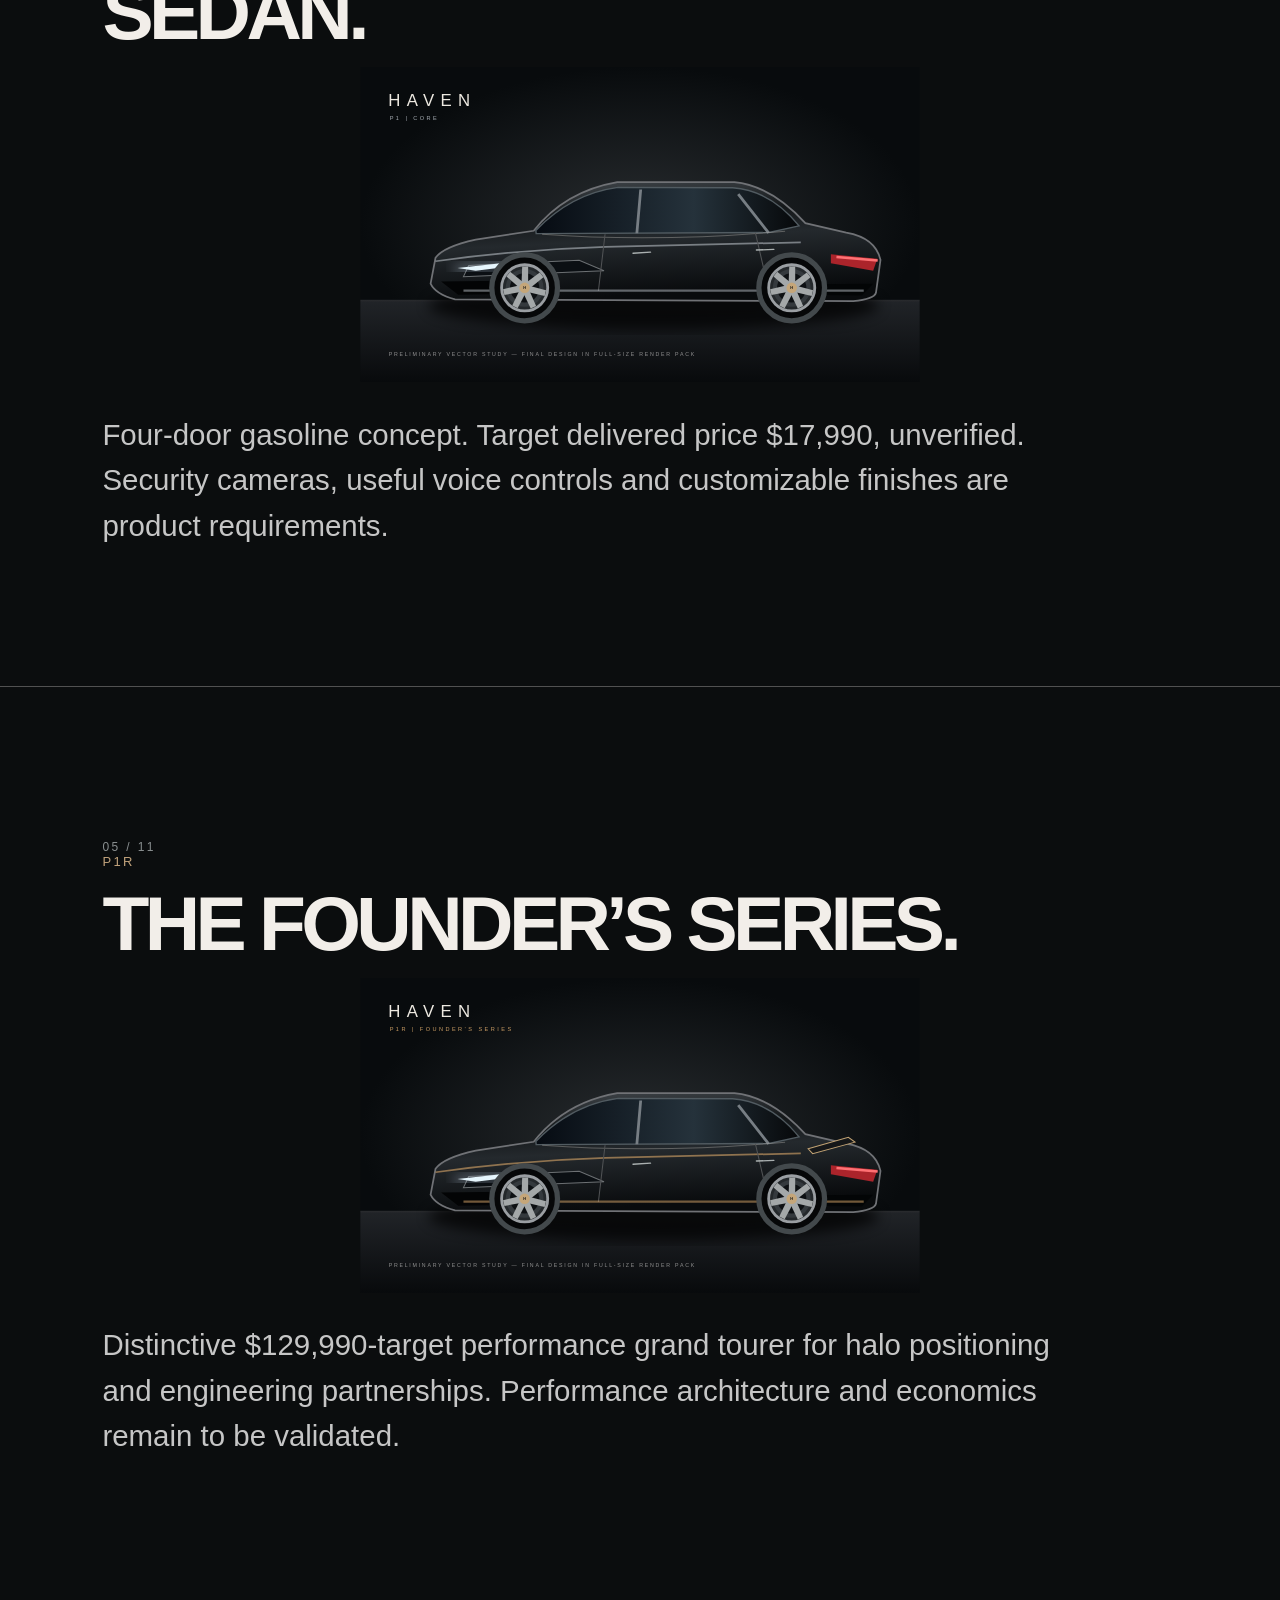
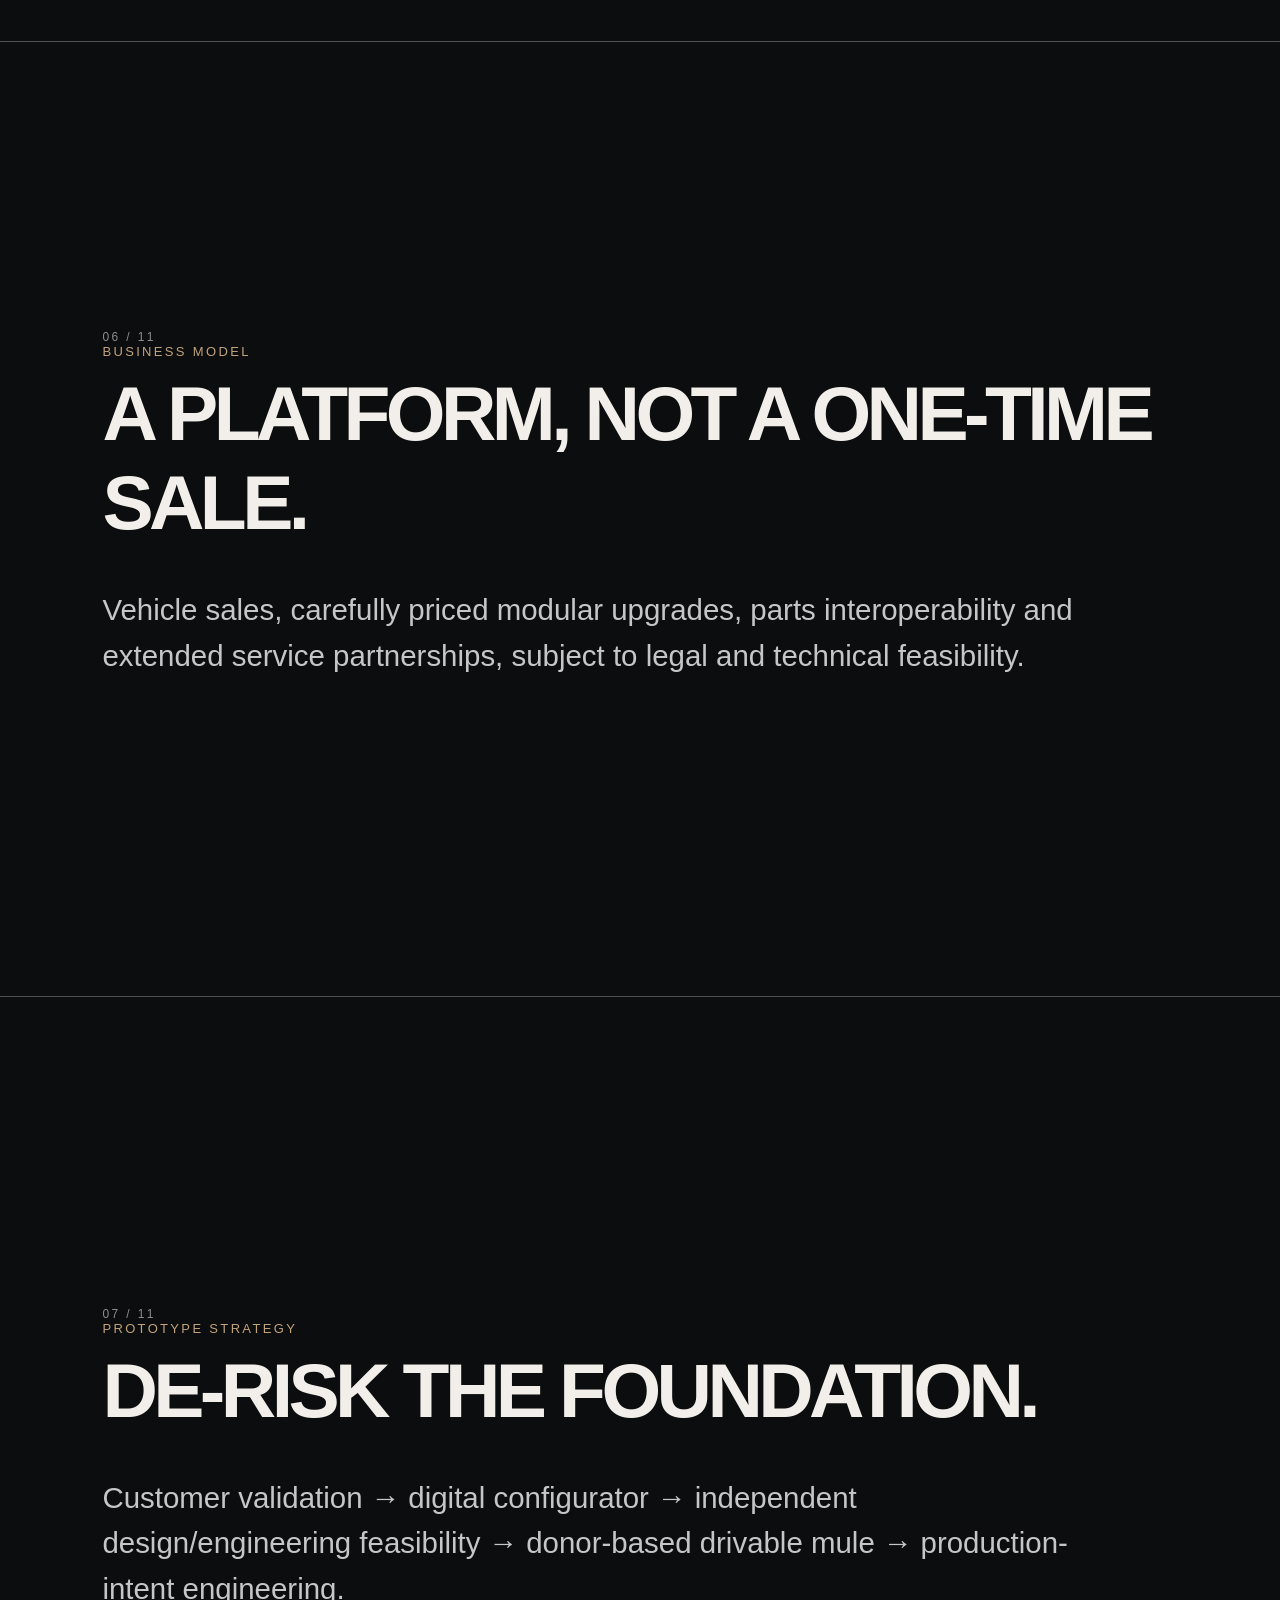
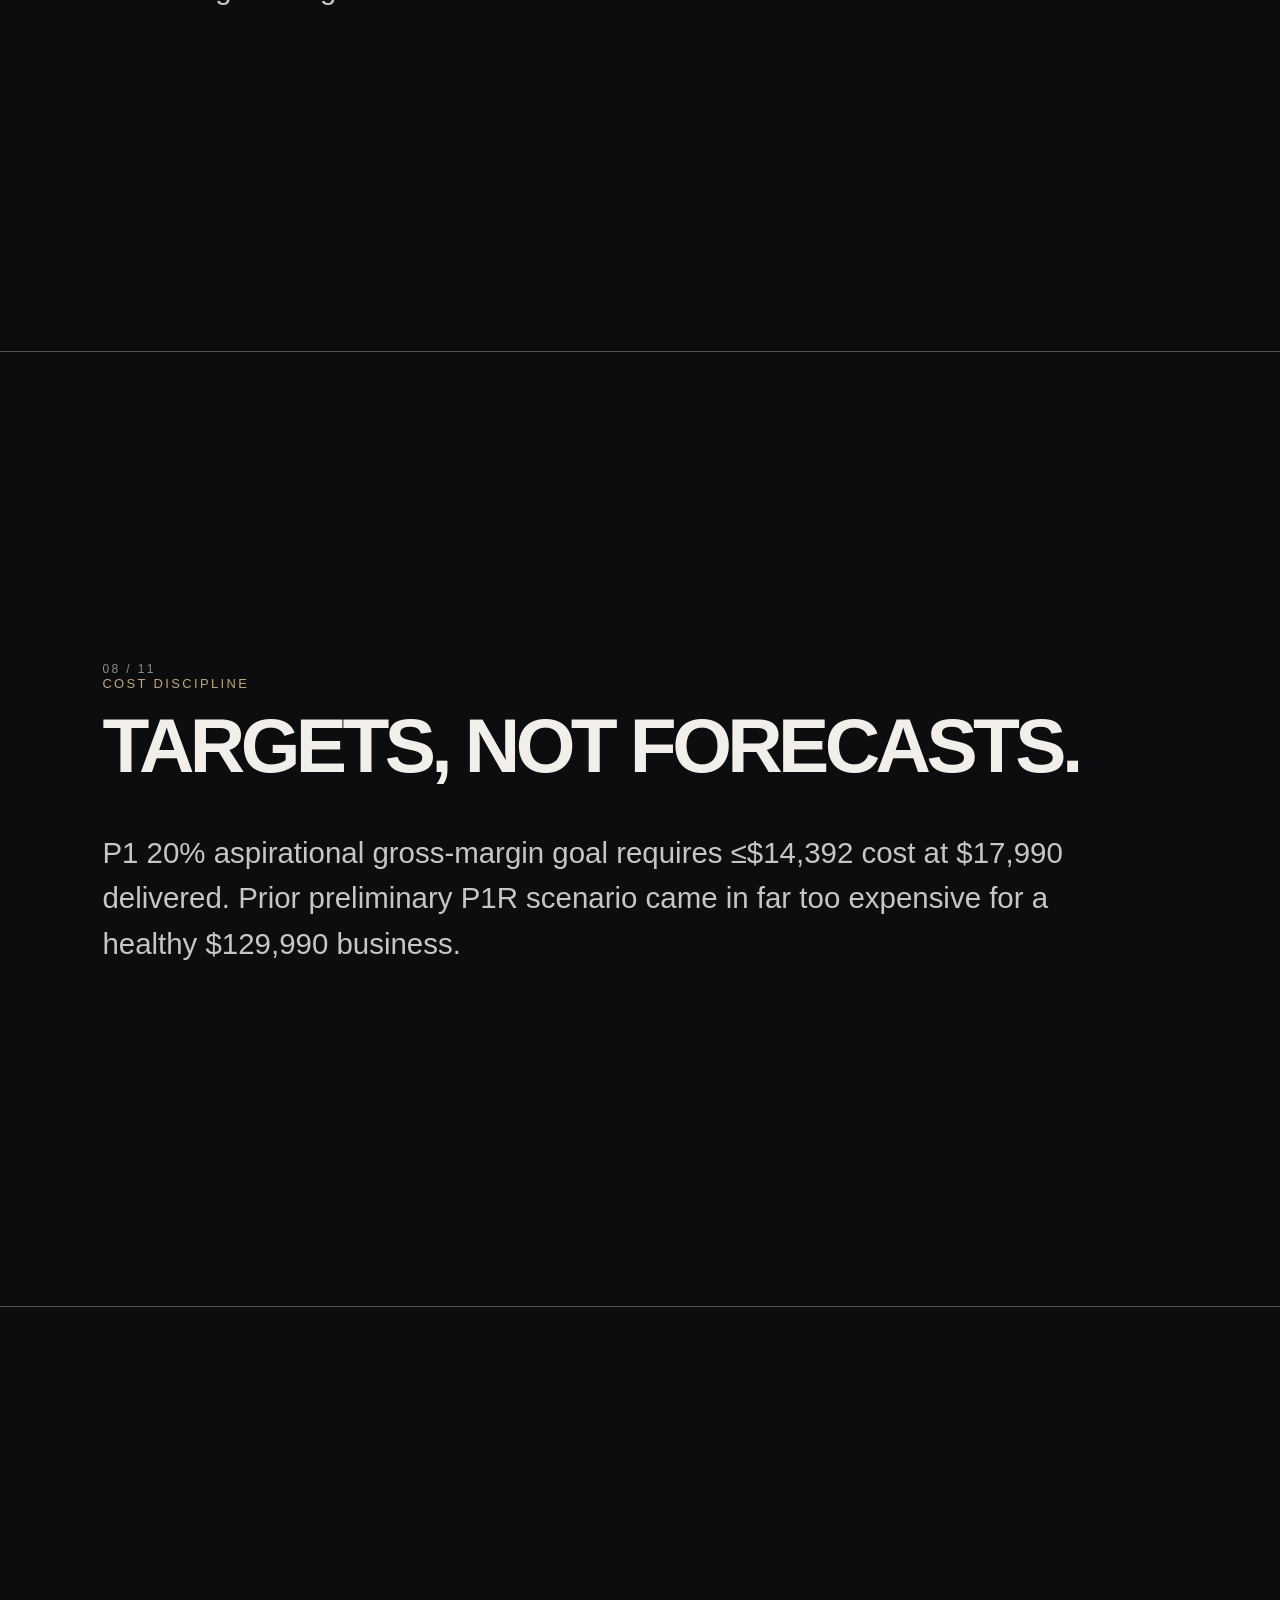
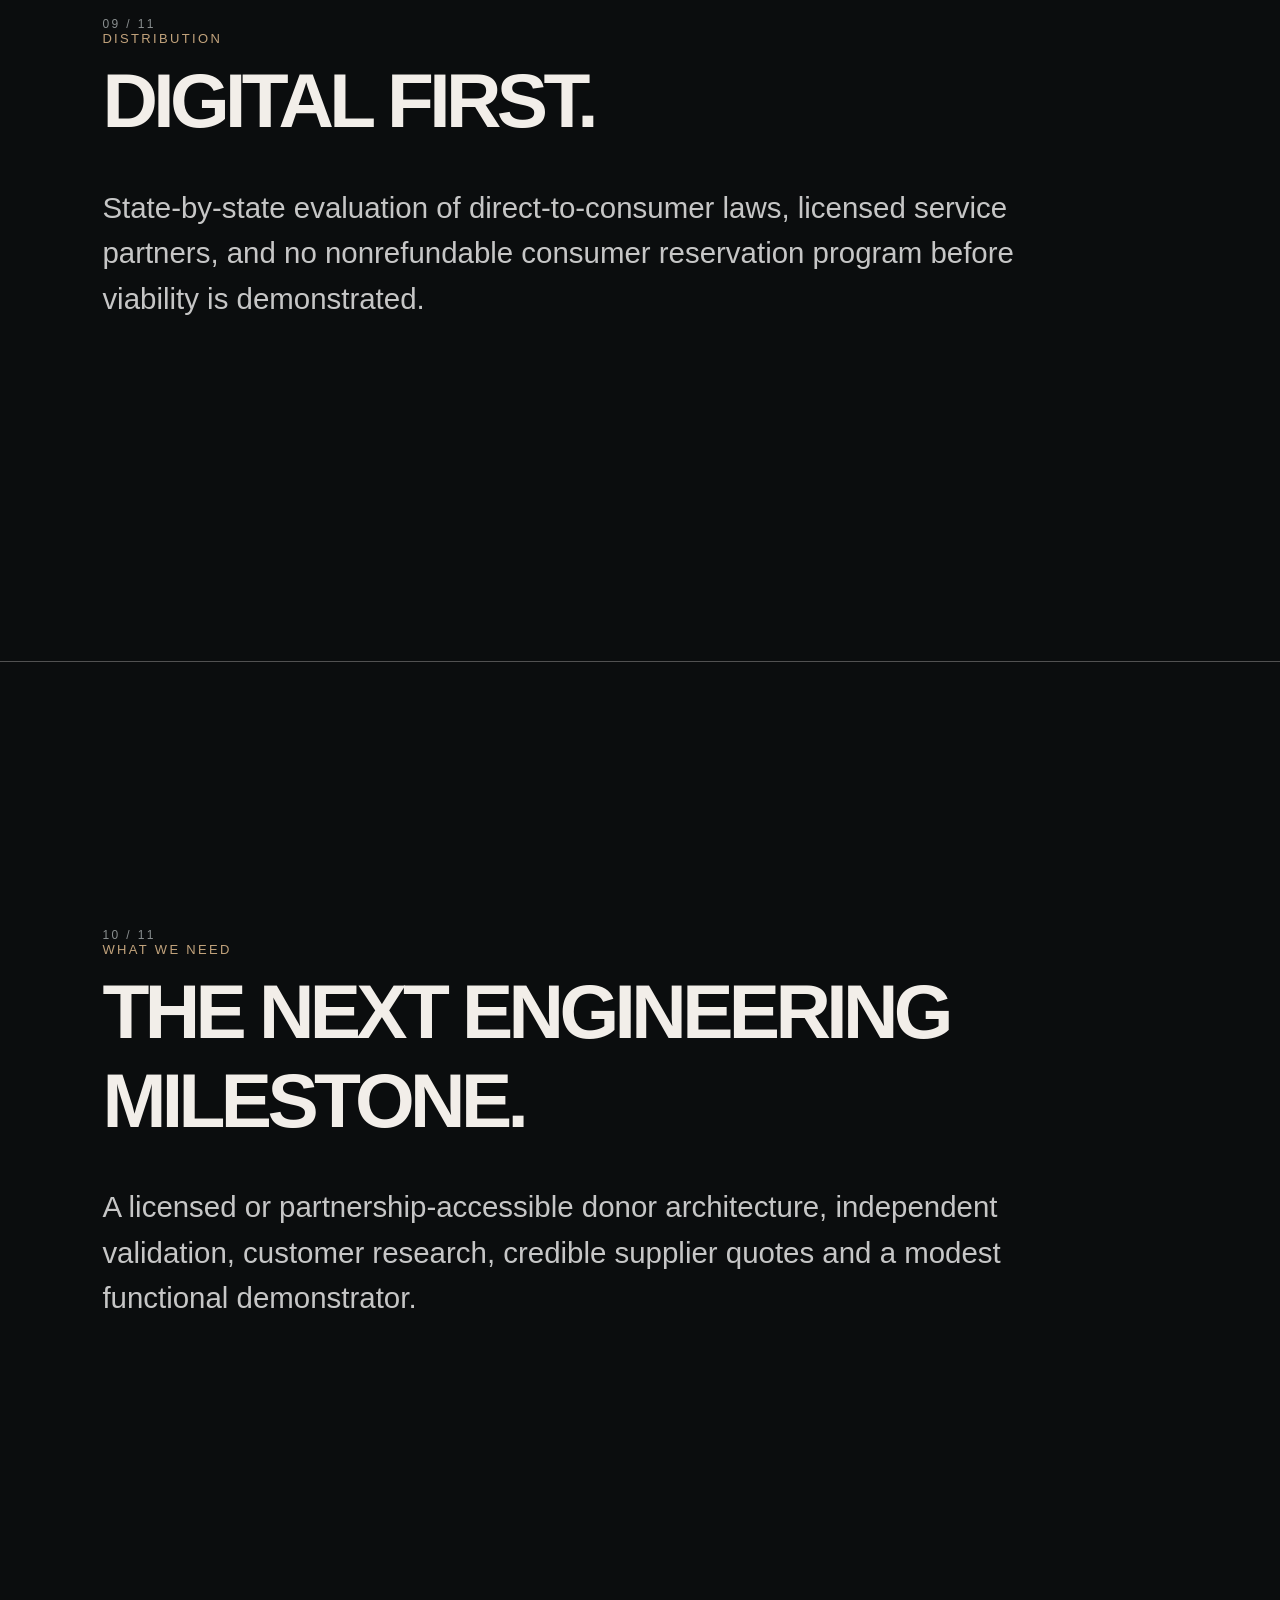
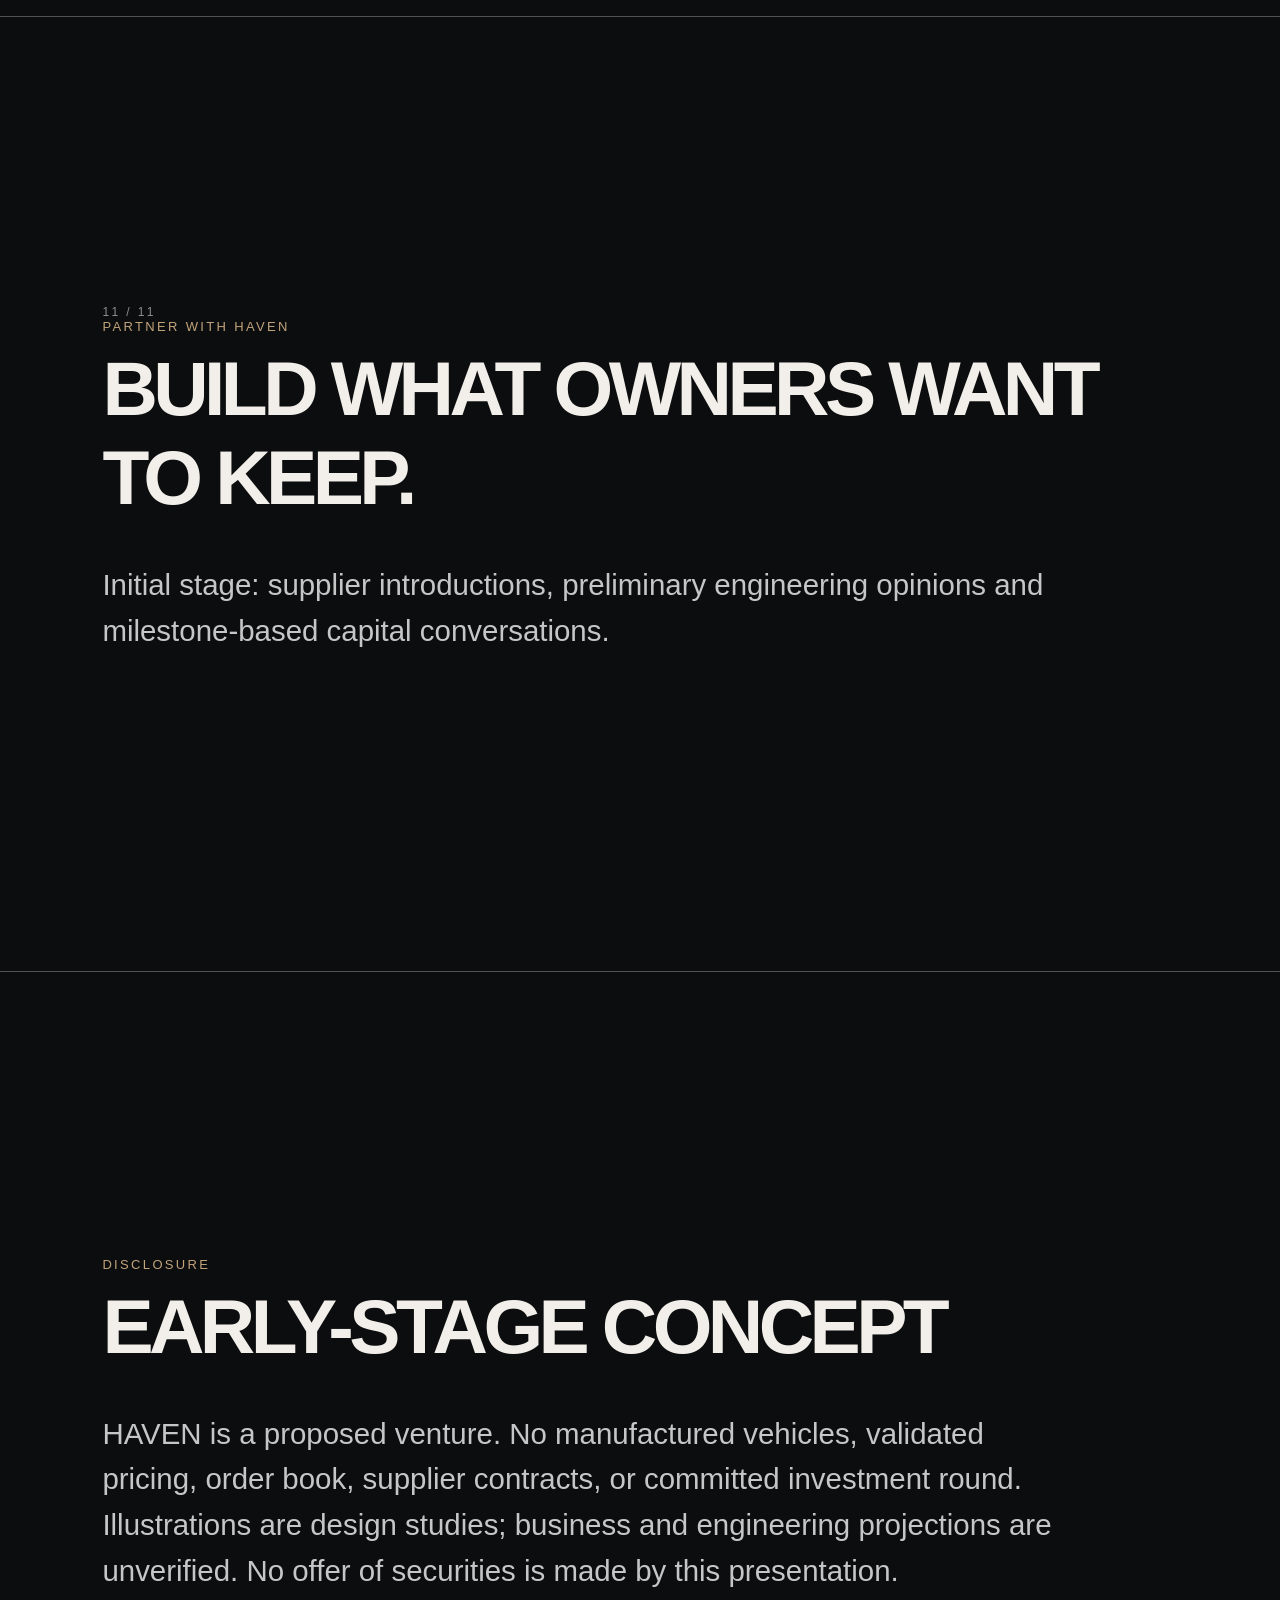
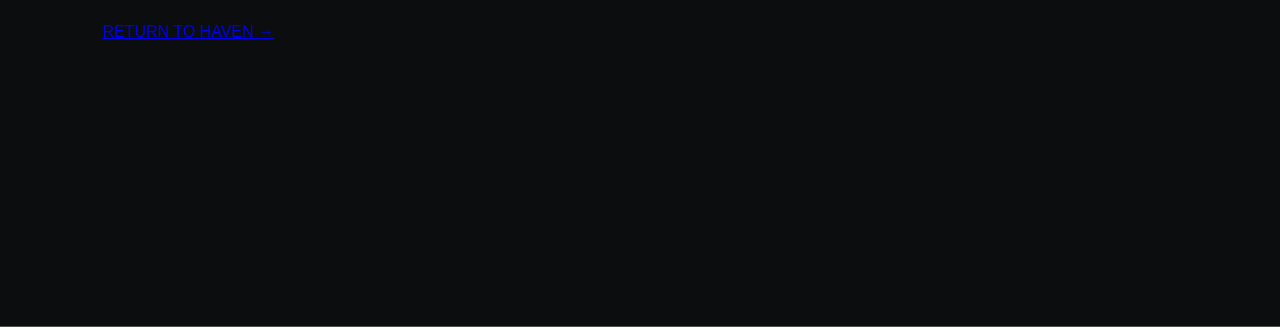
<file: docs/investors.html>
<!doctype html><html lang="en"><head><meta charset="utf-8"><meta name="viewport" content="width=device-width,initial-scale=1"><title>HAVEN — Investor briefing</title><style>body{margin:0;background:#0b0d0e;color:#f2eee9;font-family:Arial,sans-serif}header{position:sticky;top:0;background:#101316dd;padding:16px 5vw;display:flex;justify-content:space-between;align-items:center;z-index:2}header a{color:#d6b383;text-decoration:none}section{min-height:90vh;page-break-after:always;padding:8vh 8vw;display:flex;flex-direction:column;justify-content:center;border-bottom:1px solid #515151}h1{font-size:clamp(50px,8vw,115px);letter-spacing:-.07em;line-height:1;margin:20px 0}h2{font-size:clamp(40px,6vw,82px);letter-spacing:-.06em;margin:10px 0}p{font-size:clamp(19px,2.3vw,33px);line-height:1.55;max-width:980px;color:#c6c6c6}ul{font-size:clamp(18px,2vw,28px);line-height:1.75}.k{letter-spacing:.18em;color:#c2a37c;font-size:13px;text-transform:uppercase}.slide-number{color:#8a8f90;font-size:12px;letter-spacing:.2em}.notice{font-size:13px;color:#b2a798}.photo{height:35vh;object-fit:contain;max-width:100%}button{padding:10px 18px;background:#c5a579;color:#111;border:0;cursor:pointer}@media print{header{display:none}section{height:100vh;min-height:0;break-after:page}body{-webkit-print-color-adjust:exact;print-color-adjust:exact}}@media(max-width:700px){section{padding:18vh 7vw 9vh}}</style></head><body><header><a href="../index.html">← HAVEN</a><span>Investor briefing · concept-stage briefing</span><button onclick="window.print()">Print / save PDF</button></header><section><div class="slide-number">01 / 11</div><div class="k">OPENING</div><h1>BUILT TO EVOLVE.</h1><img class="photo" src="../assets/p1-hero.svg" alt="BUILT TO EVOLVE."><p>HAVEN imagines desirable cars owners can maintain, personalize and upgrade over time.</p></section><section><div class="slide-number">02 / 11</div><div class="k">THE PROBLEM</div><h2>OWNERSHIP BECAME DISPOSABLE.</h2><p>Locked-down electronics, expensive replacement parts, dated interiors and increasingly costly new vehicles create frustration for long-term owners.</p></section><section><div class="slide-number">03 / 11</div><div class="k">OUR ANSWER</div><h2>OPENARCHITECTURE.</h2><p>Standardized service items, validated shared components, replaceable computing and modular exterior and interior upgrades.</p></section><section><div class="slide-number">04 / 11</div><div class="k">P1</div><h2>THE PEOPLE’S SPORTS SEDAN.</h2><img class="photo" src="../assets/p1-hero.svg" alt="THE PEOPLE’S SPORTS SEDAN."><p>Four-door gasoline concept. Target delivered price $17,990, unverified. Security cameras, useful voice controls and customizable finishes are product requirements.</p></section><section><div class="slide-number">05 / 11</div><div class="k">P1R</div><h2>THE FOUNDER’S SERIES.</h2><img class="photo" src="../assets/p1r-hero.svg" alt="THE FOUNDER’S SERIES."><p>Distinctive $129,990-target performance grand tourer for halo positioning and engineering partnerships. Performance architecture and economics remain to be validated.</p></section><section><div class="slide-number">06 / 11</div><div class="k">BUSINESS MODEL</div><h2>A PLATFORM, NOT A ONE-TIME SALE.</h2><p>Vehicle sales, carefully priced modular upgrades, parts interoperability and extended service partnerships, subject to legal and technical feasibility.</p></section><section><div class="slide-number">07 / 11</div><div class="k">PROTOTYPE STRATEGY</div><h2>DE-RISK THE FOUNDATION.</h2><p>Customer validation → digital configurator → independent design/engineering feasibility → donor-based drivable mule → production-intent engineering.</p></section><section><div class="slide-number">08 / 11</div><div class="k">COST DISCIPLINE</div><h2>TARGETS, NOT FORECASTS.</h2><p>P1 20% aspirational gross-margin goal requires ≤$14,392 cost at $17,990 delivered. Prior preliminary P1R scenario came in far too expensive for a healthy $129,990 business.</p></section><section><div class="slide-number">09 / 11</div><div class="k">DISTRIBUTION</div><h2>DIGITAL FIRST.</h2><p>State-by-state evaluation of direct-to-consumer laws, licensed service partners, and no nonrefundable consumer reservation program before viability is demonstrated.</p></section><section><div class="slide-number">10 / 11</div><div class="k">WHAT WE NEED</div><h2>THE NEXT ENGINEERING MILESTONE.</h2><p>A licensed or partnership-accessible donor architecture, independent validation, customer research, credible supplier quotes and a modest functional demonstrator.</p></section><section><div class="slide-number">11 / 11</div><div class="k">PARTNER WITH HAVEN</div><h2>BUILD WHAT OWNERS WANT TO KEEP.</h2><p>Initial stage: supplier introductions, preliminary engineering opinions and milestone-based capital conversations.</p></section><section><div class="k">DISCLOSURE</div><h2>EARLY-STAGE CONCEPT</h2><p>HAVEN is a proposed venture. No manufactured vehicles, validated pricing, order book, supplier contracts, or committed investment round. Illustrations are design studies; business and engineering projections are unverified. No offer of securities is made by this presentation.</p><a href="../index.html">RETURN TO HAVEN →</a></section></body></html>
</file>
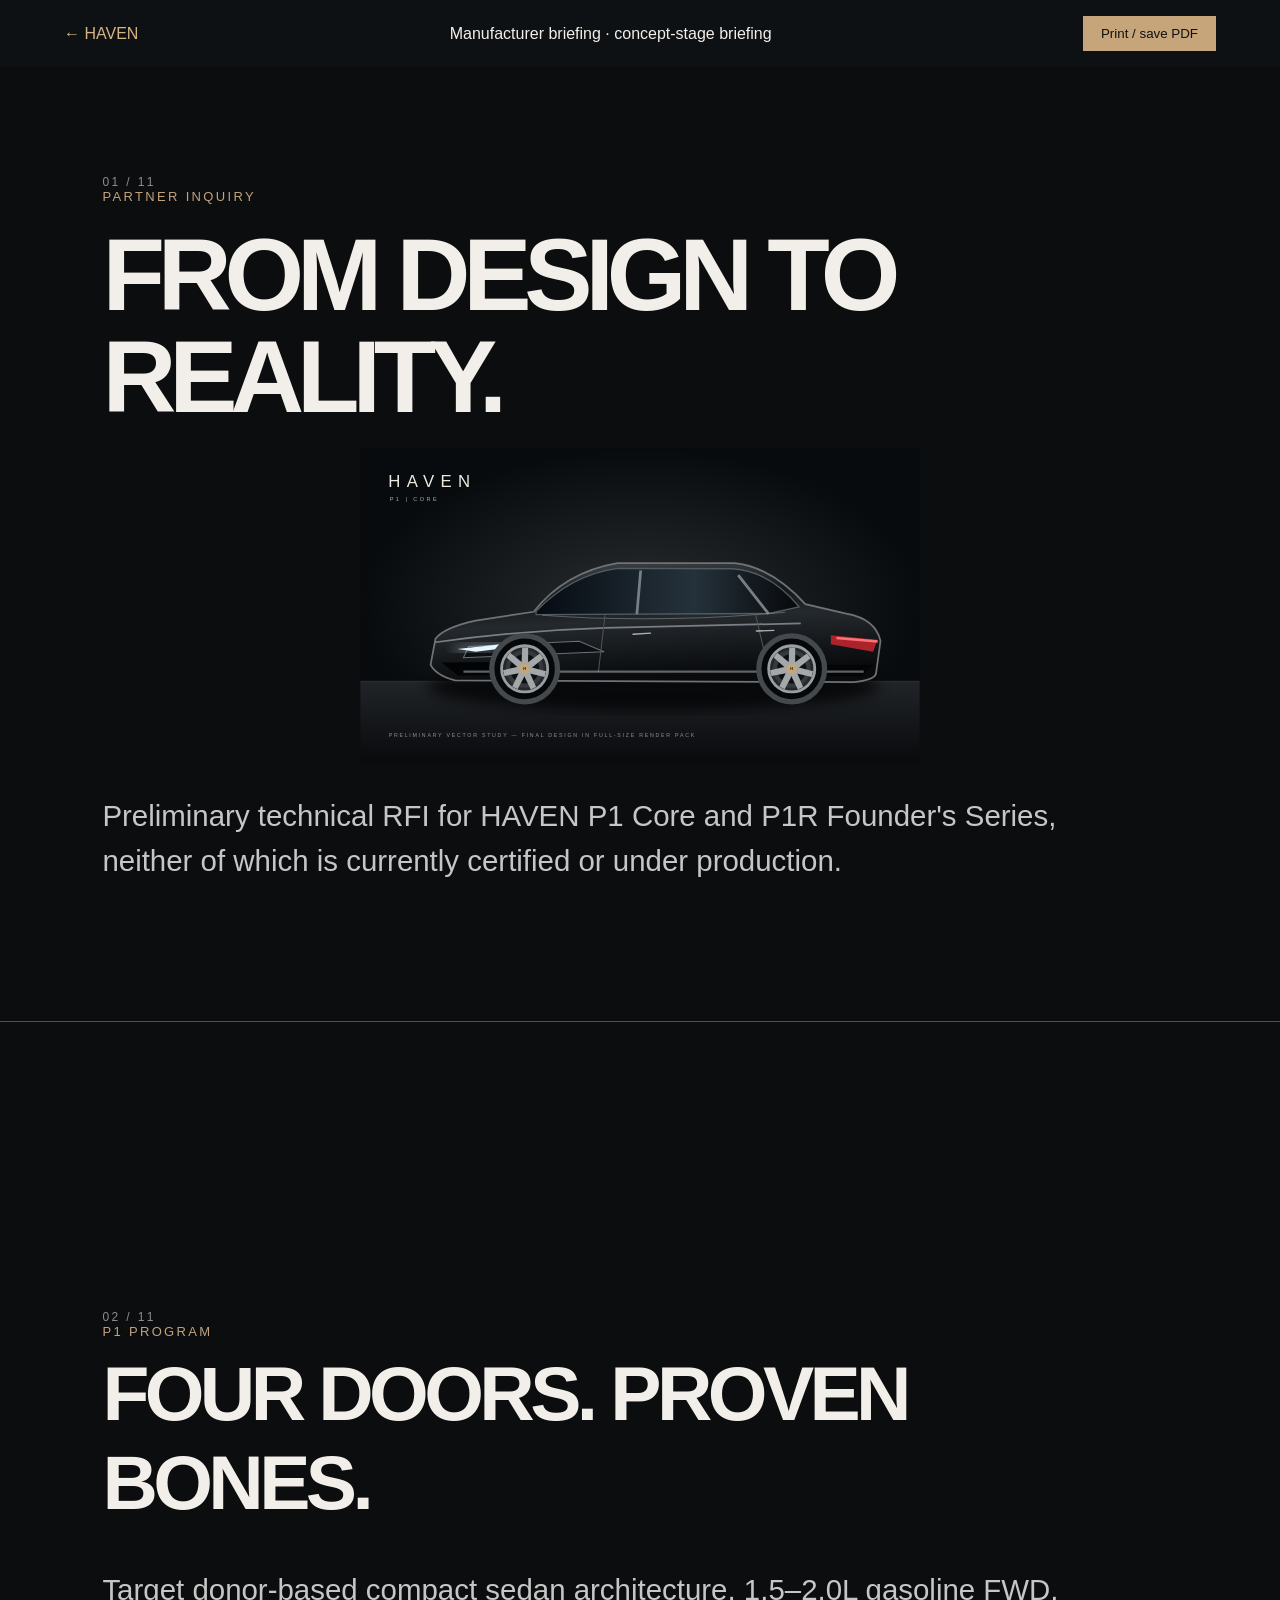
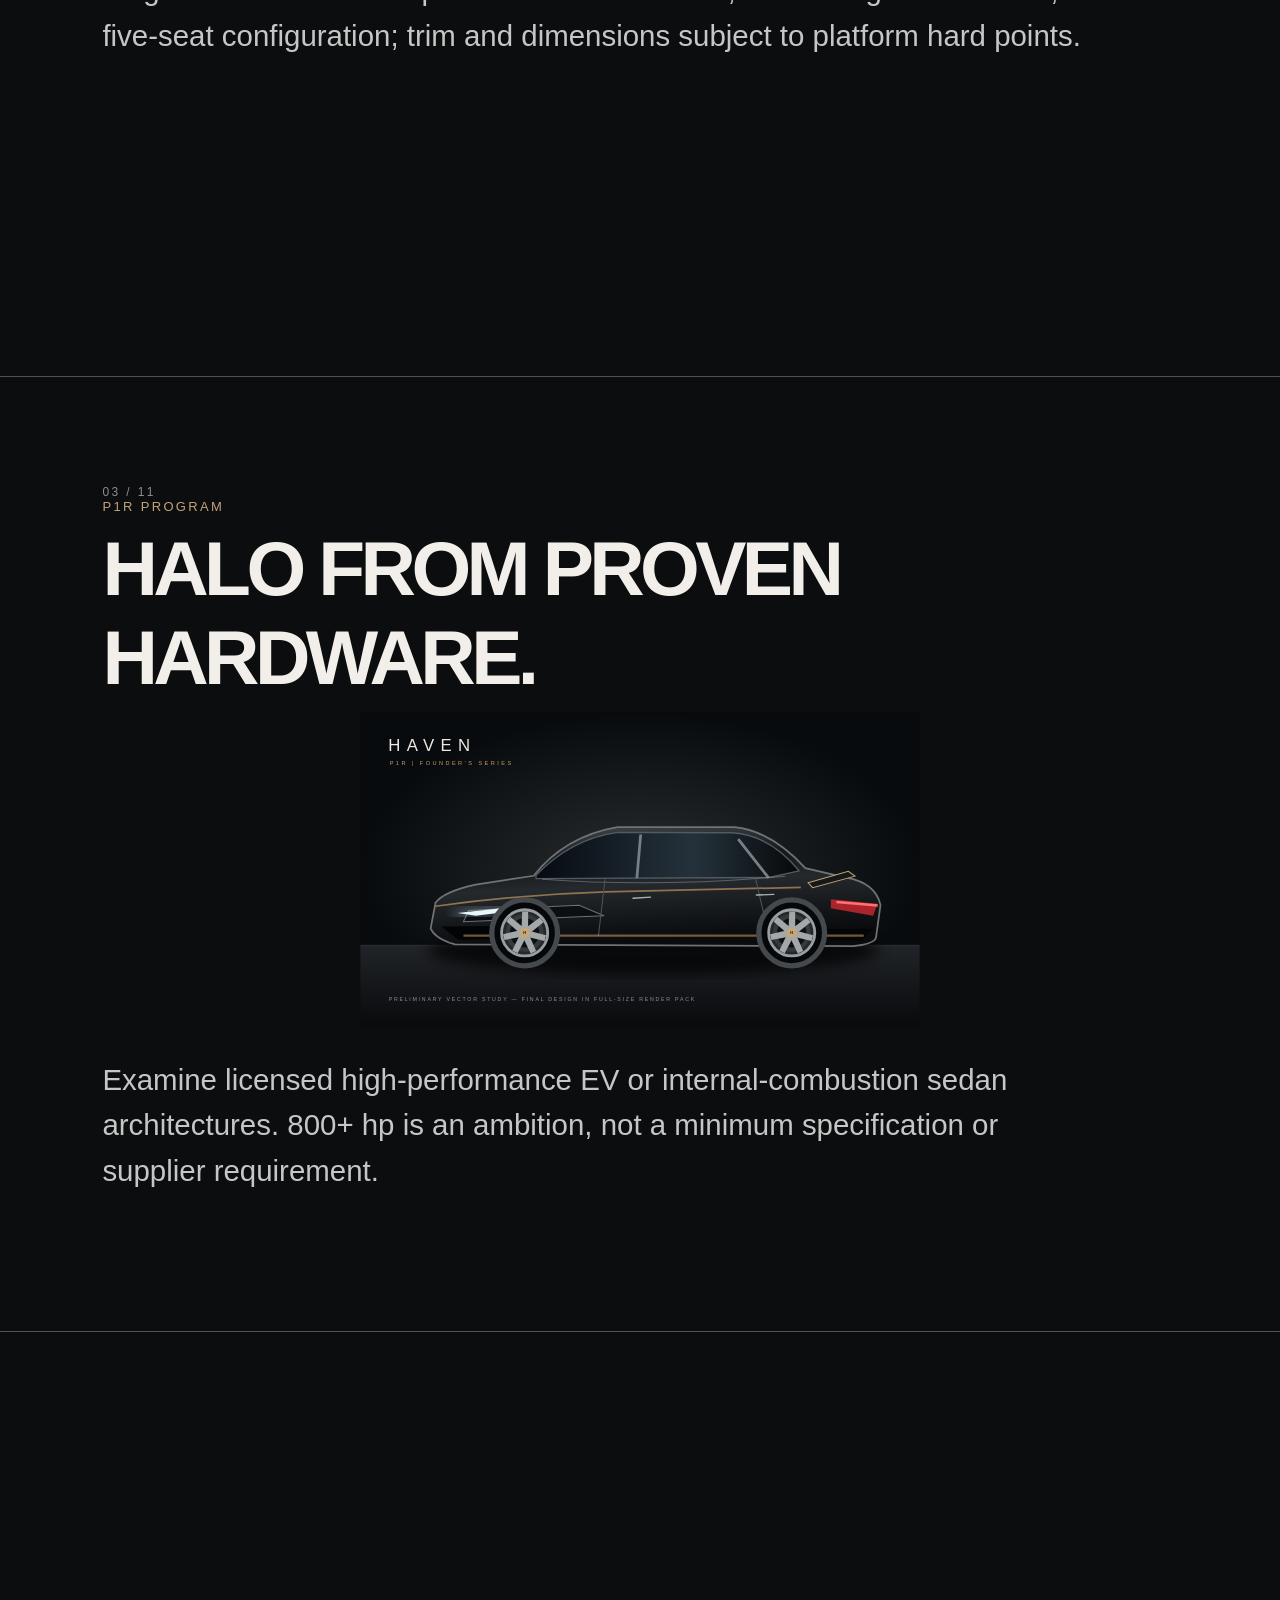
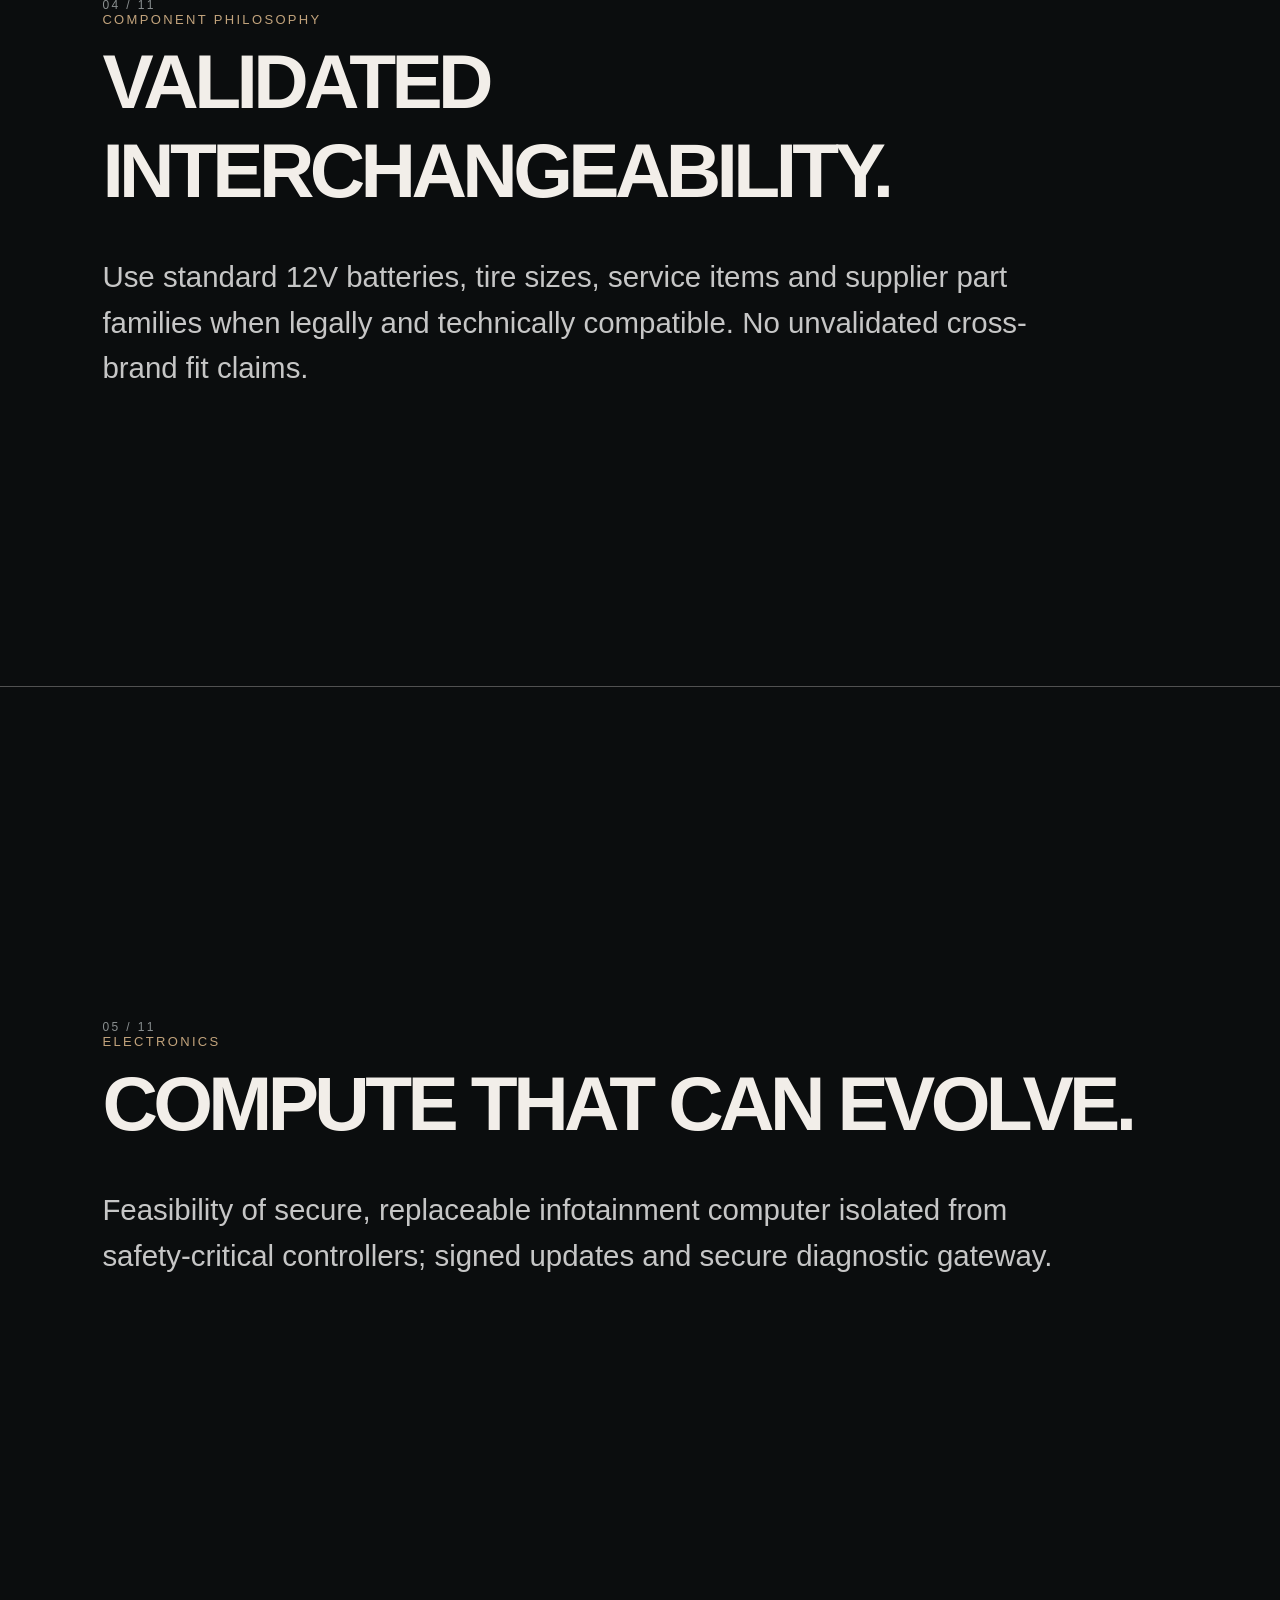
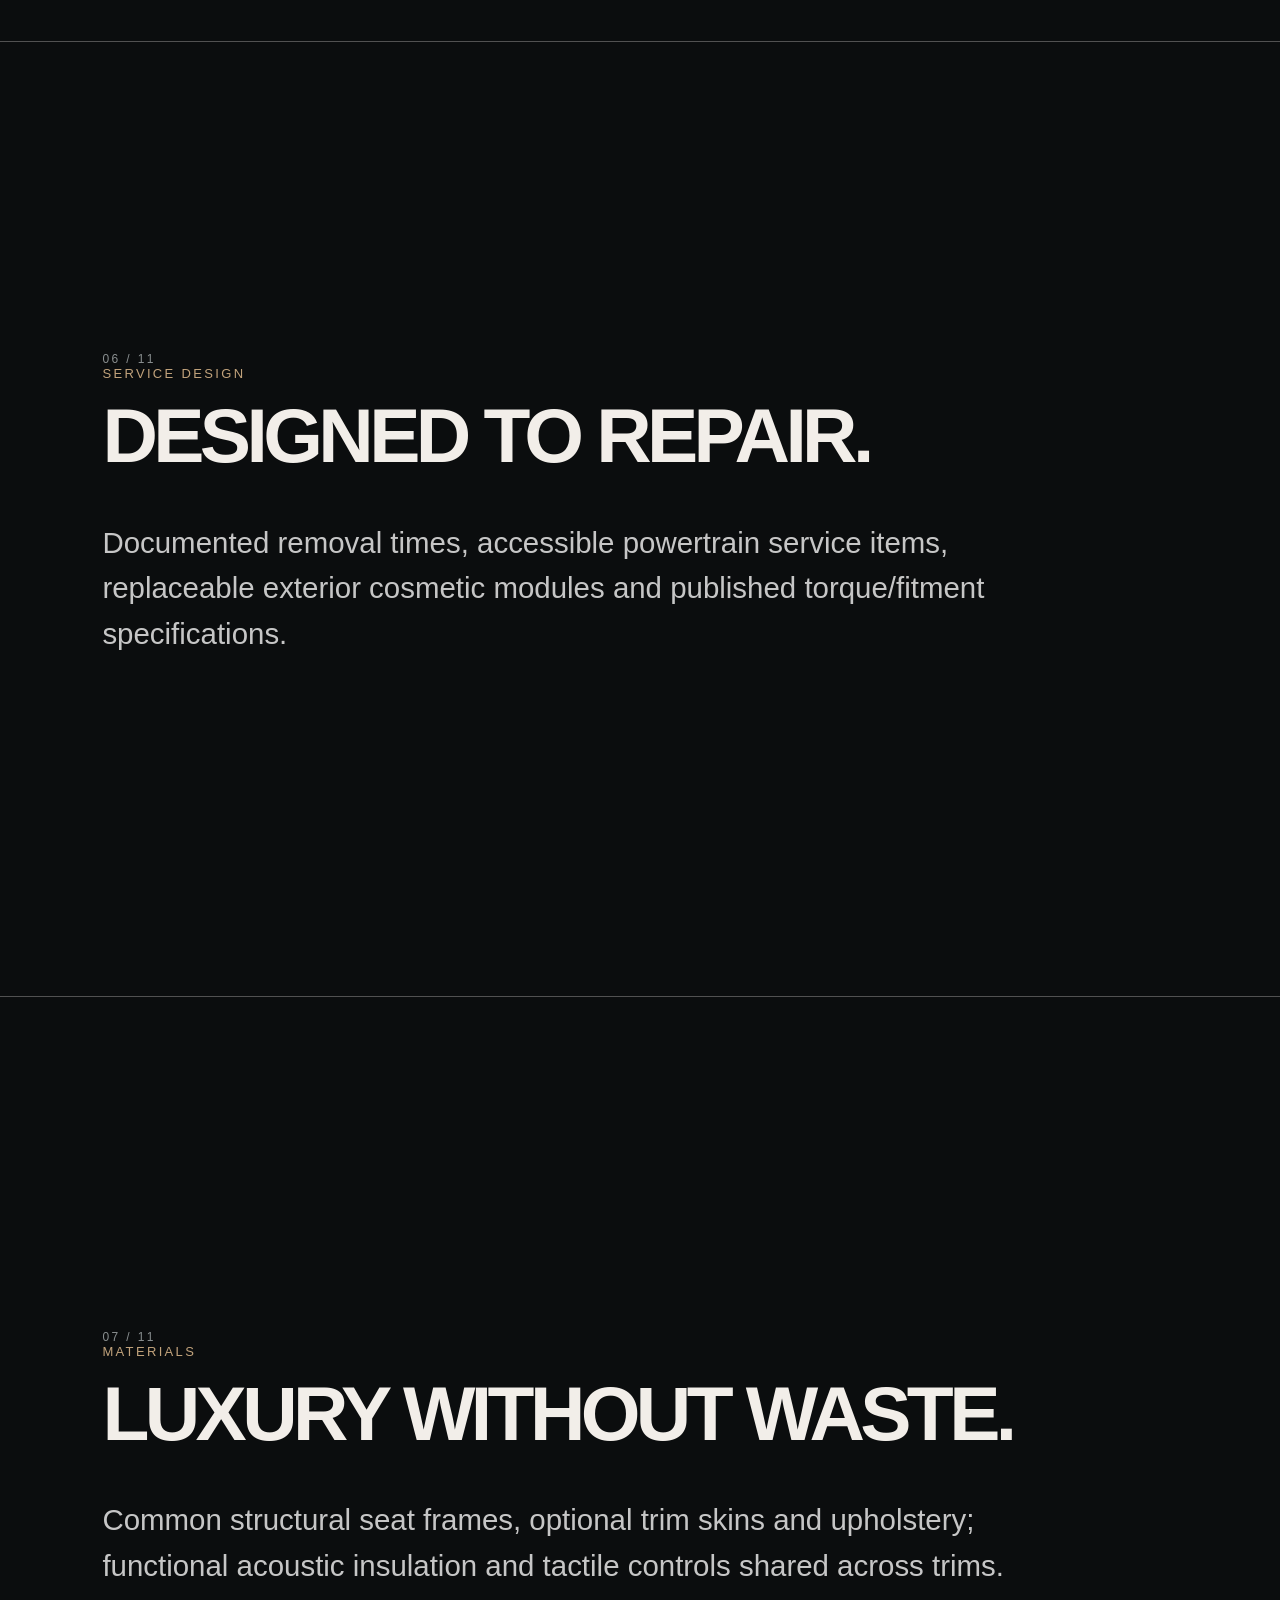
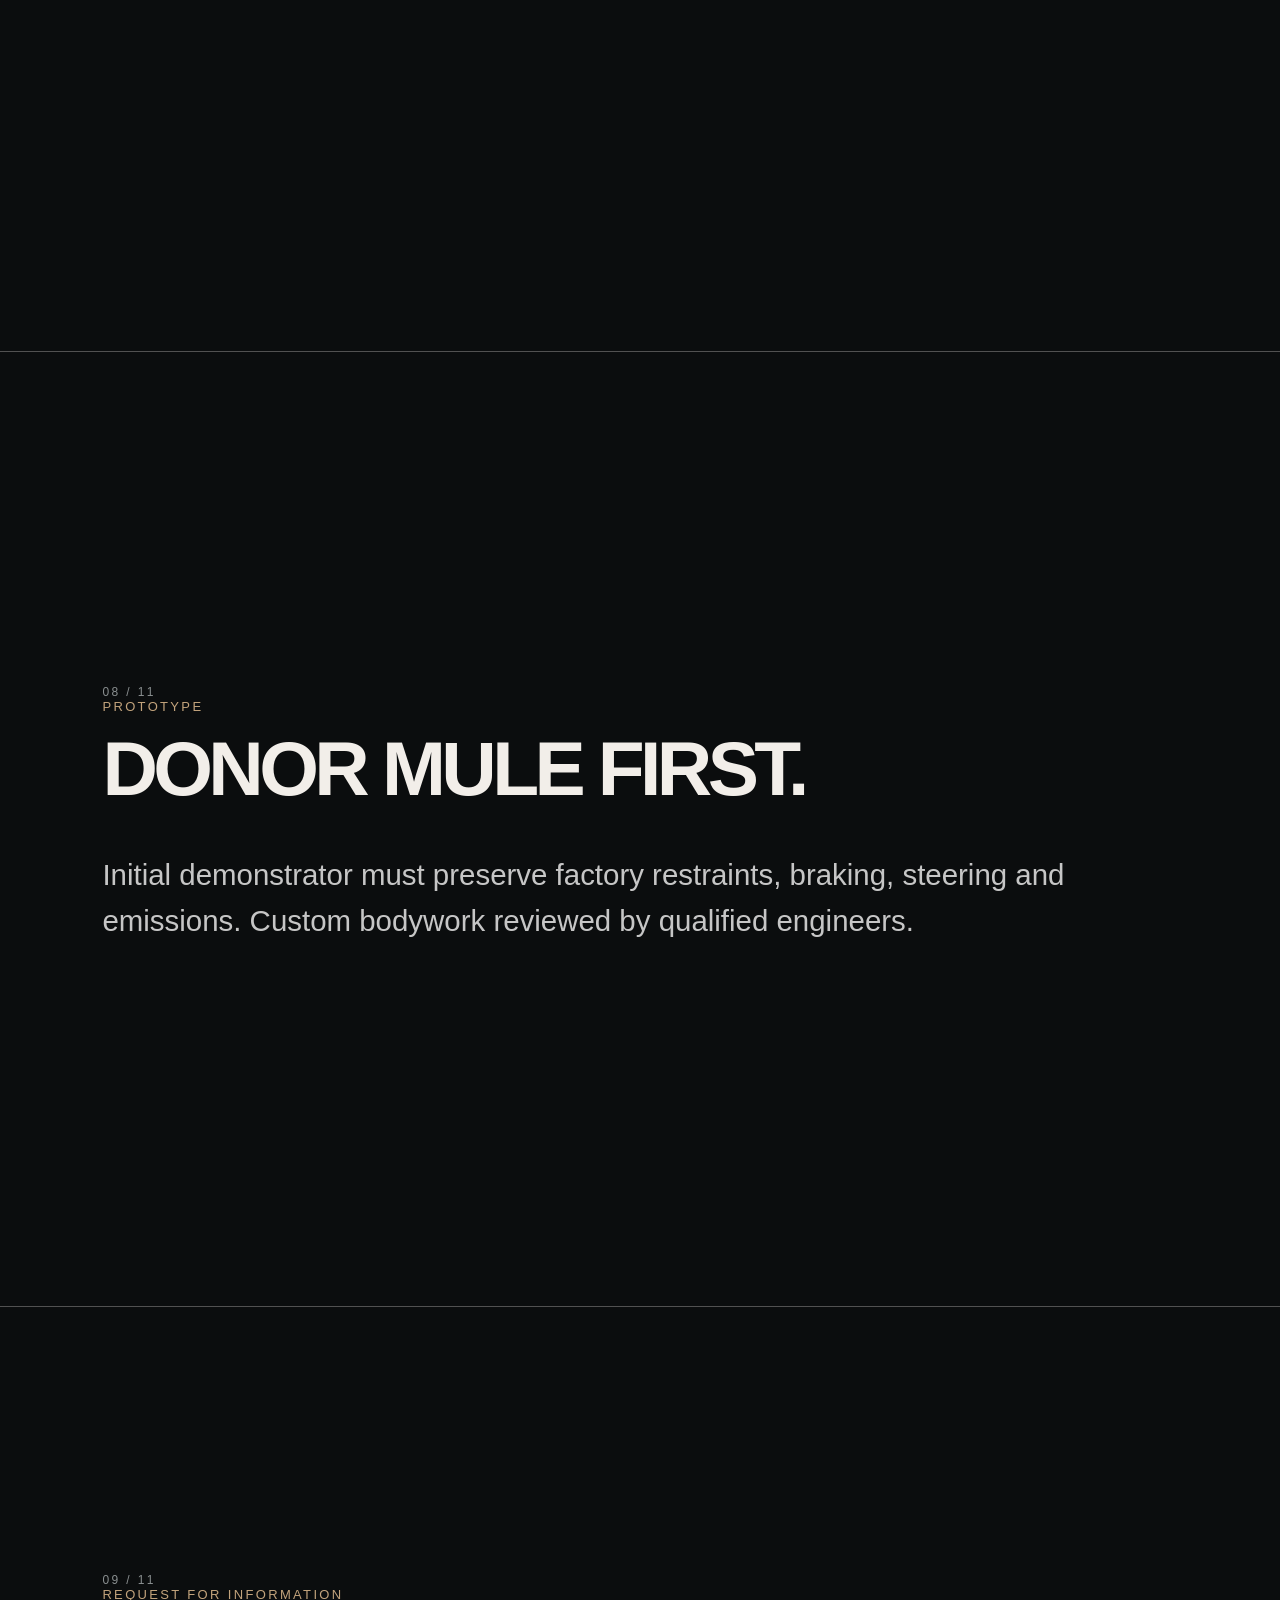
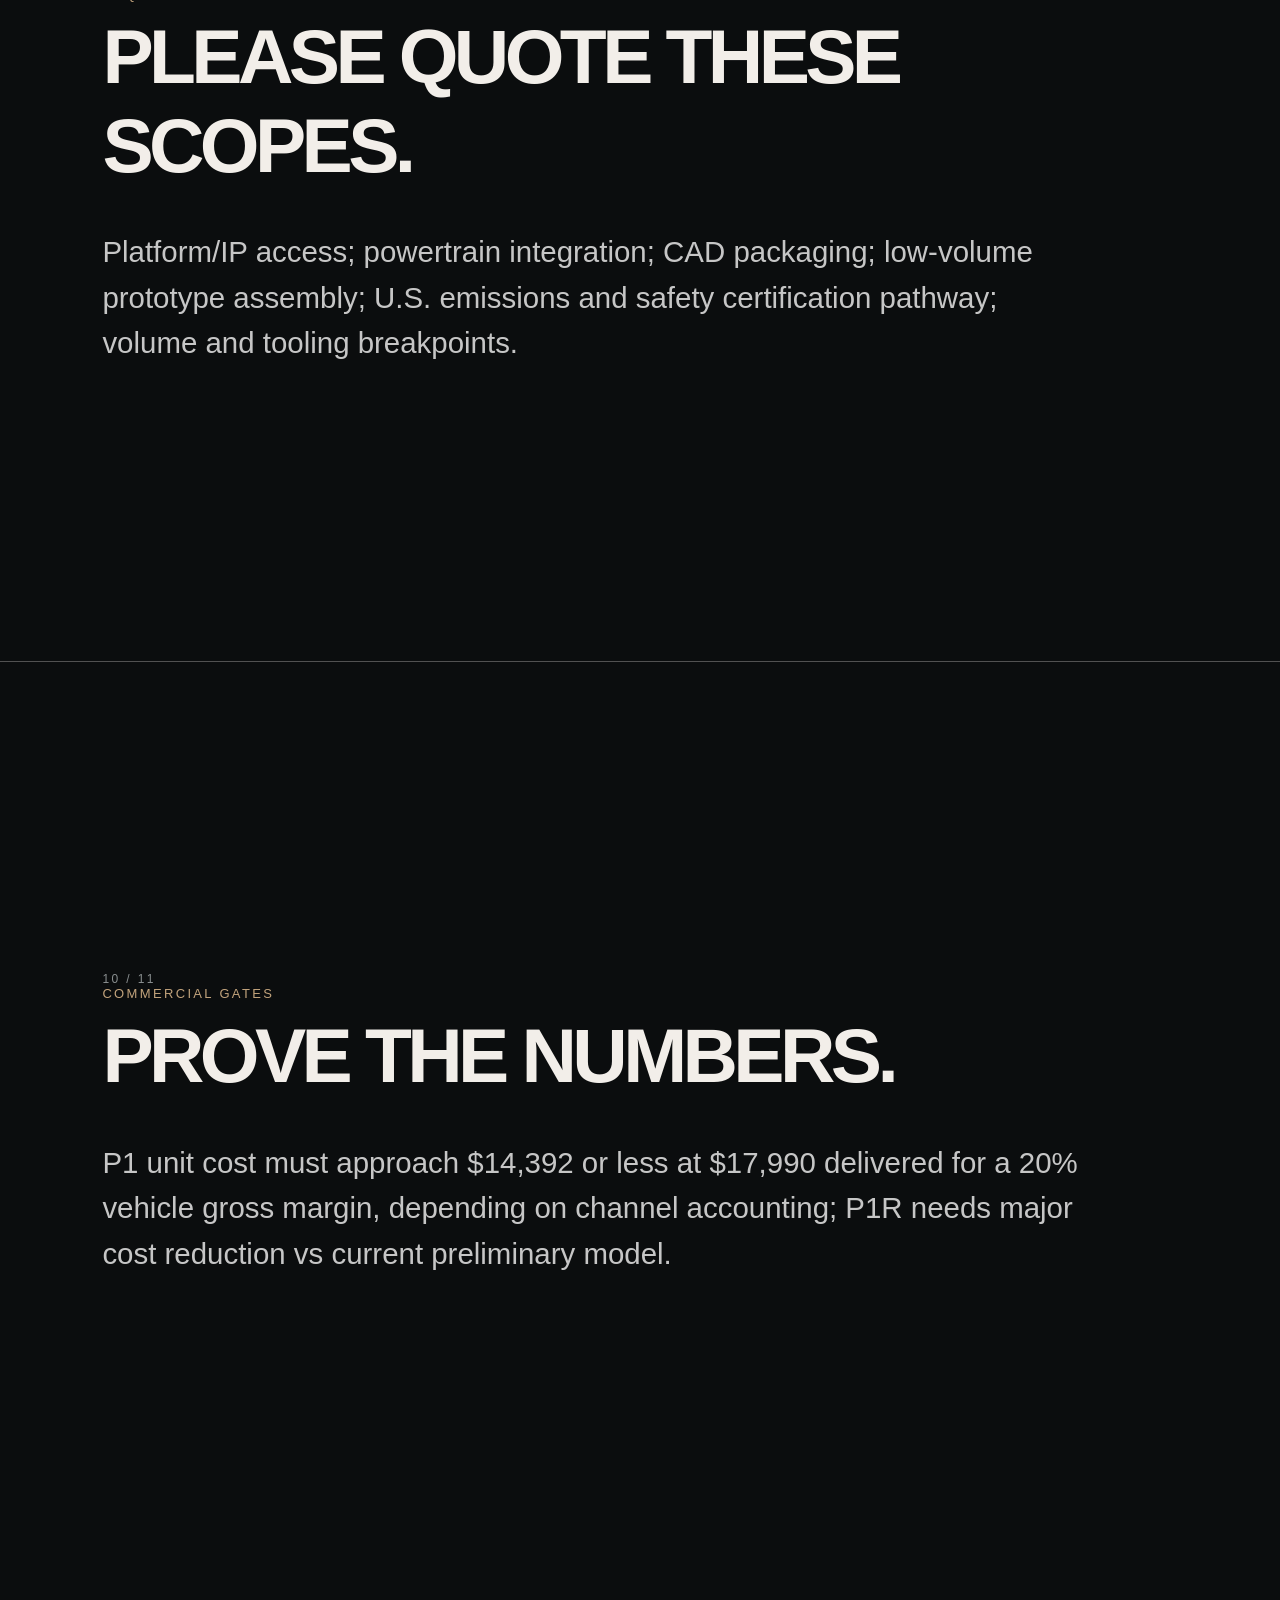
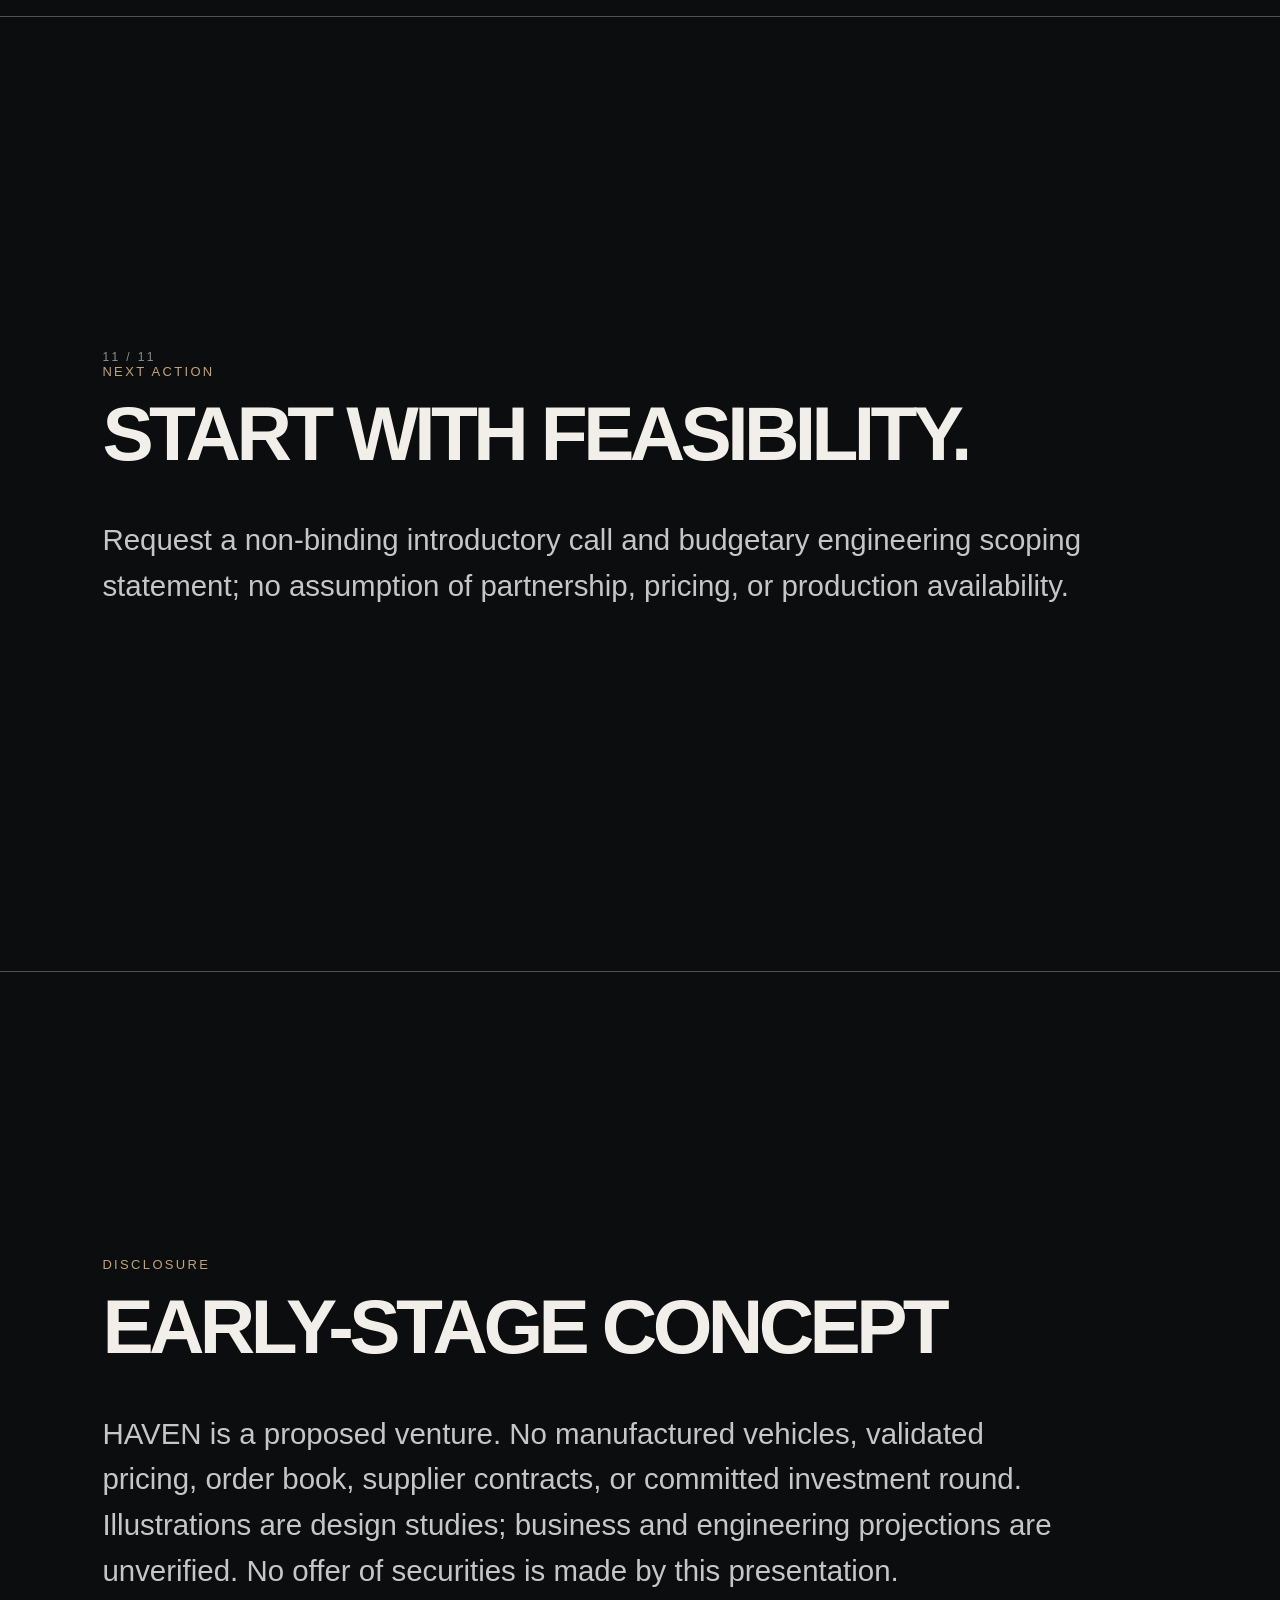
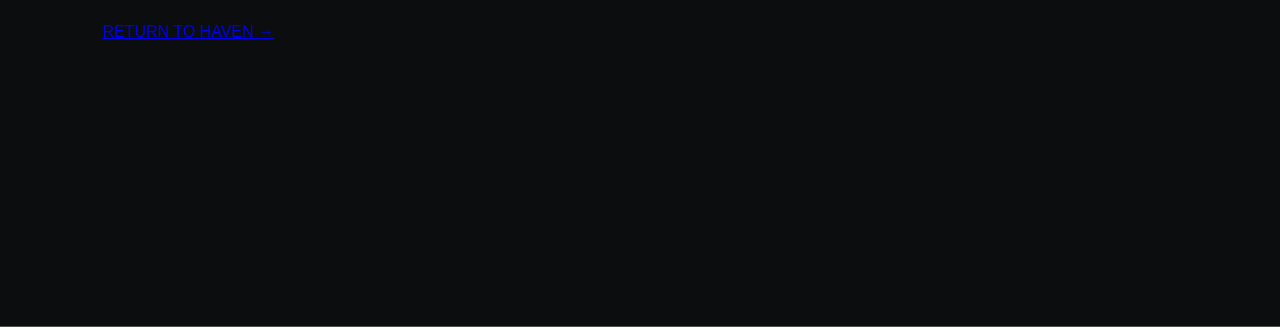
<file: docs/partners.html>
<!doctype html><html lang="en"><head><meta charset="utf-8"><meta name="viewport" content="width=device-width,initial-scale=1"><title>HAVEN — Manufacturer briefing</title><style>body{margin:0;background:#0b0d0e;color:#f2eee9;font-family:Arial,sans-serif}header{position:sticky;top:0;background:#101316dd;padding:16px 5vw;display:flex;justify-content:space-between;align-items:center;z-index:2}header a{color:#d6b383;text-decoration:none}section{min-height:90vh;page-break-after:always;padding:8vh 8vw;display:flex;flex-direction:column;justify-content:center;border-bottom:1px solid #515151}h1{font-size:clamp(50px,8vw,115px);letter-spacing:-.07em;line-height:1;margin:20px 0}h2{font-size:clamp(40px,6vw,82px);letter-spacing:-.06em;margin:10px 0}p{font-size:clamp(19px,2.3vw,33px);line-height:1.55;max-width:980px;color:#c6c6c6}ul{font-size:clamp(18px,2vw,28px);line-height:1.75}.k{letter-spacing:.18em;color:#c2a37c;font-size:13px;text-transform:uppercase}.slide-number{color:#8a8f90;font-size:12px;letter-spacing:.2em}.notice{font-size:13px;color:#b2a798}.photo{height:35vh;object-fit:contain;max-width:100%}button{padding:10px 18px;background:#c5a579;color:#111;border:0;cursor:pointer}@media print{header{display:none}section{height:100vh;min-height:0;break-after:page}body{-webkit-print-color-adjust:exact;print-color-adjust:exact}}@media(max-width:700px){section{padding:18vh 7vw 9vh}}</style></head><body><header><a href="../index.html">← HAVEN</a><span>Manufacturer briefing · concept-stage briefing</span><button onclick="window.print()">Print / save PDF</button></header><section><div class="slide-number">01 / 11</div><div class="k">PARTNER INQUIRY</div><h1>FROM DESIGN TO REALITY.</h1><img class="photo" src="../assets/p1-hero.svg" alt="FROM DESIGN TO REALITY."><p>Preliminary technical RFI for HAVEN P1 Core and P1R Founder's Series, neither of which is currently certified or under production.</p></section><section><div class="slide-number">02 / 11</div><div class="k">P1 PROGRAM</div><h2>FOUR DOORS. PROVEN BONES.</h2><p>Target donor-based compact sedan architecture, 1.5–2.0L gasoline FWD, five-seat configuration; trim and dimensions subject to platform hard points.</p></section><section><div class="slide-number">03 / 11</div><div class="k">P1R PROGRAM</div><h2>HALO FROM PROVEN HARDWARE.</h2><img class="photo" src="../assets/p1r-hero.svg" alt="HALO FROM PROVEN HARDWARE."><p>Examine licensed high-performance EV or internal-combustion sedan architectures. 800+ hp is an ambition, not a minimum specification or supplier requirement.</p></section><section><div class="slide-number">04 / 11</div><div class="k">COMPONENT PHILOSOPHY</div><h2>VALIDATED INTERCHANGEABILITY.</h2><p>Use standard 12V batteries, tire sizes, service items and supplier part families when legally and technically compatible. No unvalidated cross-brand fit claims.</p></section><section><div class="slide-number">05 / 11</div><div class="k">ELECTRONICS</div><h2>COMPUTE THAT CAN EVOLVE.</h2><p>Feasibility of secure, replaceable infotainment computer isolated from safety-critical controllers; signed updates and secure diagnostic gateway.</p></section><section><div class="slide-number">06 / 11</div><div class="k">SERVICE DESIGN</div><h2>DESIGNED TO REPAIR.</h2><p>Documented removal times, accessible powertrain service items, replaceable exterior cosmetic modules and published torque/fitment specifications.</p></section><section><div class="slide-number">07 / 11</div><div class="k">MATERIALS</div><h2>LUXURY WITHOUT WASTE.</h2><p>Common structural seat frames, optional trim skins and upholstery; functional acoustic insulation and tactile controls shared across trims.</p></section><section><div class="slide-number">08 / 11</div><div class="k">PROTOTYPE</div><h2>DONOR MULE FIRST.</h2><p>Initial demonstrator must preserve factory restraints, braking, steering and emissions. Custom bodywork reviewed by qualified engineers.</p></section><section><div class="slide-number">09 / 11</div><div class="k">REQUEST FOR INFORMATION</div><h2>PLEASE QUOTE THESE SCOPES.</h2><p>Platform/IP access; powertrain integration; CAD packaging; low-volume prototype assembly; U.S. emissions and safety certification pathway; volume and tooling breakpoints.</p></section><section><div class="slide-number">10 / 11</div><div class="k">COMMERCIAL GATES</div><h2>PROVE THE NUMBERS.</h2><p>P1 unit cost must approach $14,392 or less at $17,990 delivered for a 20% vehicle gross margin, depending on channel accounting; P1R needs major cost reduction vs current preliminary model.</p></section><section><div class="slide-number">11 / 11</div><div class="k">NEXT ACTION</div><h2>START WITH FEASIBILITY.</h2><p>Request a non-binding introductory call and budgetary engineering scoping statement; no assumption of partnership, pricing, or production availability.</p></section><section><div class="k">DISCLOSURE</div><h2>EARLY-STAGE CONCEPT</h2><p>HAVEN is a proposed venture. No manufactured vehicles, validated pricing, order book, supplier contracts, or committed investment round. Illustrations are design studies; business and engineering projections are unverified. No offer of securities is made by this presentation.</p><a href="../index.html">RETURN TO HAVEN →</a></section></body></html>
</file>
<file: css/site.css>
/* HAVEN — cinematic site. Dark, type-led, scroll-driven. */
:root{
  --bg:#050506; --bg2:#0b0b0d; --fg:#f4f2ee; --muted:#9a9894; --dim:#6b6a67;
  --line:rgba(255,255,255,.12); --gold:#c9a46a; --gold-hi:#fff0cf;
  --chosen-accent:#c9a46a; --hud:#8fd3ff;
  --pad:clamp(20px,5vw,80px); --sec:clamp(90px,13vw,170px);
  --ease:cubic-bezier(.2,.7,.2,1);
}
*,*::before,*::after{box-sizing:border-box}
html{scroll-behavior:smooth;-webkit-text-size-adjust:100%}
body{margin:0;background:var(--bg);color:var(--fg);font-family:'Inter',system-ui,-apple-system,'Segoe UI',Roboto,Arial,sans-serif;font-weight:300;line-height:1.55;-webkit-font-smoothing:antialiased;overflow-x:hidden}
img{display:block;max-width:100%}
a{color:inherit;text-decoration:none}
button{font:inherit;color:inherit;cursor:pointer}
h1,h2,h3,p,ol,fieldset{margin:0;padding:0}
ol{list-style:none}
fieldset{border:0;min-width:0}
:focus-visible{outline:2px solid var(--gold);outline-offset:3px;border-radius:4px}
.skip{position:fixed;left:12px;top:-60px;z-index:300;background:#fff;color:#000;padding:10px 16px;border-radius:99px;font-weight:500;transition:top .2s}
.skip:focus{top:12px}

/* ---------- shared type ---------- */
.kicker{display:inline-flex;align-items:center;gap:12px;font-size:10.5px;font-weight:500;letter-spacing:.28em;text-transform:uppercase;color:#cfcdc8}
.kicker::before{content:"";width:26px;height:1px;background:var(--gold)}
h2{font-weight:300;font-size:clamp(2.2rem,6vw,5.4rem);line-height:1.04;letter-spacing:-.025em;text-transform:uppercase}
h3{font-weight:400;letter-spacing:-.01em}
.dim{color:var(--dim)}
.lede{font-size:clamp(1.05rem,1.6vw,1.35rem);color:#c9c7c2;max-width:34em;line-height:1.55}
.fine{font-size:12.5px;color:var(--muted);max-width:44em;line-height:1.6}
.center{text-align:center;margin-inline:auto}
.section-head{display:grid;gap:22px;padding:var(--sec) var(--pad) clamp(40px,6vw,80px);max-width:1400px;margin-inline:auto}
.section-head.center{justify-items:center;text-align:center}
.section-head.center .lede{margin-inline:auto}

/* ---------- reveal ---------- */
.js [data-reveal]{opacity:0;transform:translateY(34px);transition:opacity 1s var(--ease) var(--d,0s),transform 1s var(--ease) var(--d,0s)}
.js [data-reveal].visible{opacity:1;transform:none}

/* ---------- buttons ---------- */
.btn{display:inline-flex;align-items:center;justify-content:center;min-height:48px;padding:0 26px;border-radius:3px;font-size:11.5px;font-weight:500;letter-spacing:.16em;text-transform:uppercase;border:1px solid transparent;transition:transform .35s var(--ease),background .3s,color .3s,border-color .3s;will-change:transform}
.btn-solid{background:var(--fg);color:#08080a}
.btn-solid:hover{background:#fff;box-shadow:0 0 0 6px rgba(255,255,255,.1)}
.btn-ghost{border-color:rgba(255,255,255,.34);background:rgba(255,255,255,.04);backdrop-filter:blur(8px)}
.btn-ghost:hover{border-color:#fff;background:rgba(255,255,255,.12)}

/* ---------- progress + nav ---------- */
.progress{position:fixed;left:0;top:0;height:2px;width:0;background:linear-gradient(90deg,var(--gold),var(--gold-hi));z-index:200}
.nav{position:fixed;inset:0 0 auto 0;z-index:150;height:72px;display:flex;align-items:center;justify-content:space-between;gap:24px;padding:0 var(--pad);transition:background .4s,backdrop-filter .4s,border-color .4s;border-bottom:1px solid transparent}
.nav.scrolled{background:rgba(5,5,6,.72);backdrop-filter:saturate(1.6) blur(22px);-webkit-backdrop-filter:saturate(1.6) blur(22px);border-color:var(--line)}
.wordmark{font-size:22px;font-weight:300;letter-spacing:.5em;margin-right:-.5em}
.nav-links{display:flex;gap:clamp(14px,1.9vw,32px)}
.nav-links a{font-size:10.5px;font-weight:500;letter-spacing:.18em;text-transform:uppercase;color:#d6d4cf;position:relative;padding:6px 0;transition:color .25s}
.nav-links a::after{content:"";position:absolute;left:0;right:0;bottom:0;height:1px;background:var(--gold);transform:scaleX(0);transform-origin:left;transition:transform .4s var(--ease)}
.nav-links a:hover{color:#fff}.nav-links a:hover::after{transform:scaleX(1)}
.nav-cta{font-size:10.5px;font-weight:600;letter-spacing:.16em;text-transform:uppercase;padding:11px 20px;border-radius:3px;background:var(--fg);color:#08080a;transition:transform .3s var(--ease)}
.nav-cta:hover{transform:scale(1.05)}
.menu-toggle{display:none;width:44px;height:44px;border:0;background:none;position:relative;z-index:2}
.menu-toggle span{position:absolute;left:11px;right:11px;height:1.5px;background:#fff;transition:transform .35s var(--ease),top .35s var(--ease)}
.menu-toggle span:first-child{top:18px}.menu-toggle span:last-child{top:26px}
.menu-toggle[aria-expanded=true] span:first-child{top:22px;transform:rotate(45deg)}
.menu-toggle[aria-expanded=true] span:last-child{top:22px;transform:rotate(-45deg)}

/* ---------- hero ---------- */
.hero{position:relative;height:100svh;min-height:640px;overflow:hidden;background:#000;isolation:isolate}
.hero-media{position:absolute;inset:-4% 0 -4% 0;will-change:transform}
.hero-media img{width:100%;height:100%;object-fit:cover;object-position:62% 58%;transform:scale(1.18);transition:transform 3.2s var(--ease);filter:brightness(.82) contrast(1.05)}
.loaded .hero-media img{transform:scale(1.02)}
.hero-sweep{position:absolute;inset:0;background:linear-gradient(105deg,transparent 38%,rgba(255,226,170,.16) 50%,transparent 62%);mix-blend-mode:screen;transform:translateX(-130%);animation:sweep 8s 2.2s ease-in-out infinite;pointer-events:none}
@keyframes sweep{0%{transform:translateX(-130%)}38%,100%{transform:translateX(130%)}}
.hero-shade{position:absolute;inset:0;background:linear-gradient(90deg,rgba(3,3,4,.86) 0%,rgba(3,3,4,.45) 38%,transparent 72%),linear-gradient(0deg,#050506 0%,transparent 34%),linear-gradient(180deg,rgba(5,5,6,.55) 0%,transparent 22%)}
.hero-dust{position:absolute;inset:0;width:100%;height:100%;pointer-events:none;opacity:.9}
.hero-content{position:absolute;z-index:2;left:var(--pad);right:var(--pad);bottom:clamp(120px,19vh,220px);max-width:1100px;will-change:transform,opacity}
.eyebrow{font-size:11px;font-weight:500;letter-spacing:.3em;color:#d8d5cf;margin-bottom:clamp(14px,2.4vw,26px)}
.hero h1{font-size:clamp(3rem,11vw,10.5rem);font-weight:200;line-height:.95;letter-spacing:-.035em;text-transform:uppercase}
.mask{display:block;overflow:hidden;padding:.04em .08em .14em 0;margin-bottom:-.06em}
.hero h1 em{font-style:normal;font-weight:200}
.shimmer{background:linear-gradient(100deg,#b8925a 0%,#fff0cf 28%,#c9a46a 52%,#8f6c3b 100%);background-size:220% 100%;-webkit-background-clip:text;background-clip:text;color:transparent;-webkit-text-fill-color:transparent;animation:shimmer 6s ease-in-out infinite alternate}
@keyframes shimmer{to{background-position:100% 0}}
.hero-sub{margin-top:clamp(18px,3vw,34px);font-size:clamp(1.05rem,1.7vw,1.45rem);color:#d3d1cc;max-width:26em}
.hero-actions{display:flex;flex-wrap:wrap;gap:12px;margin-top:clamp(24px,3.4vw,40px)}
.hero-foot{position:absolute;z-index:2;left:var(--pad);right:var(--pad);bottom:26px;display:flex;justify-content:space-between;align-items:center;gap:20px}
.stamp{font-size:11px;letter-spacing:.14em;text-transform:uppercase;color:var(--muted)}
.scroll-cue{display:flex;align-items:center;gap:12px;font-size:11px;letter-spacing:.24em;text-transform:uppercase;color:#cfcdc8}
.scroll-cue i{display:block;width:1px;height:46px;background:linear-gradient(var(--gold),transparent);transform-origin:top;animation:cue 2.2s var(--ease) infinite}
@keyframes cue{0%{transform:scaleY(0)}50%{transform:scaleY(1)}100%{transform:scaleY(1);opacity:0}}

/* hero intro choreography */
.js [data-intro]{opacity:0;transform:translateY(22px);transition:opacity 1.1s var(--ease),transform 1.1s var(--ease)}
.js .mask>[data-intro]{opacity:1;transform:translateY(112%);transition:transform 1.3s var(--ease)}
.js .loaded [data-intro]{opacity:1;transform:none}
[data-intro="0"]{transition-delay:.15s!important}
[data-intro="1"]{transition-delay:.3s!important}
[data-intro="2"]{transition-delay:.45s!important}
[data-intro="3"]{transition-delay:.85s!important}
[data-intro="4"]{transition-delay:1.05s!important}
[data-intro="5"]{transition-delay:1.4s!important}

/* ---------- marquee ---------- */
.marquee{overflow:hidden;border-block:1px solid var(--line);background:var(--bg2);padding:20px 0;white-space:nowrap}
.marquee-track{display:inline-flex;gap:0;animation:marq 38s linear infinite}
.marquee-track span{font-size:clamp(1.1rem,2.2vw,1.8rem);font-weight:200;letter-spacing:.02em;color:#8b8a86;padding:0 2.2rem;display:inline-flex;align-items:center;gap:4.4rem}
.marquee-track span::after{content:"✦";color:var(--gold);font-size:.7em}
@keyframes marq{to{transform:translateX(-50%)}}

/* ---------- manifesto ---------- */
.manifesto{height:260vh;position:relative}
.manifesto-sticky{position:sticky;top:0;height:100svh;display:flex;flex-direction:column;justify-content:center;gap:34px;padding:0 var(--pad);max-width:1400px;margin-inline:auto}
.words{text-transform:none;font-size:clamp(2rem,5.6vw,5.2rem);font-weight:300;line-height:1.1;letter-spacing:-.035em;max-width:17em}
.words .w{opacity:.16;transition:opacity .45s var(--ease),filter .45s}
.words .w.on{opacity:1}

.beliefs{display:grid;grid-template-columns:repeat(3,1fr);border-top:1px solid var(--line);max-width:1400px;margin-inline:auto}
.belief{padding:clamp(32px,5vw,64px) var(--pad);padding-right:clamp(20px,3vw,48px);border-right:1px solid var(--line);display:grid;gap:12px;align-content:start}
.belief:last-child{border-right:0}
.belief b{font-size:12px;letter-spacing:.2em;color:var(--gold);font-weight:500}
.belief h3{font-size:clamp(1.4rem,2.2vw,2rem);font-weight:300}
.belief p{color:var(--muted);max-width:22em}

/* ---------- models (stacking) ---------- */
.models{margin-top:var(--sec)}
.model{position:sticky;top:0;height:100svh;min-height:620px;overflow:hidden;background:#000;display:flex;align-items:flex-end}
.model-img{position:absolute;inset:0;width:100%;height:100%;object-fit:cover;object-position:50% 62%;transform:scale(var(--s,1.14));will-change:transform;filter:brightness(.88)}
#p1r .model-img{object-position:50% 58%}
.model-scrim{position:absolute;inset:0;background:linear-gradient(0deg,rgba(0,0,0,.92) 0%,rgba(0,0,0,.5) 34%,transparent 62%),linear-gradient(90deg,rgba(0,0,0,.6),transparent 60%)}
.model-copy{position:relative;z-index:2;padding:0 var(--pad) clamp(70px,10vh,120px);max-width:1200px;transform:translateY(var(--ty,0px));opacity:var(--o,1)}
.model-copy h2{margin:12px 0 18px;font-size:clamp(2.8rem,9vw,8rem);font-weight:200;letter-spacing:-.035em;line-height:.95}
.model-copy h2 span{color:var(--gold)}
.stats{display:flex;flex-wrap:wrap;gap:clamp(24px,5vw,72px);margin:clamp(24px,3.4vw,44px) 0}
.stats strong{display:block;font-size:clamp(1.6rem,3.2vw,2.8rem);font-weight:300;letter-spacing:-.03em;line-height:1.1;font-variant-numeric:tabular-nums}
.stats small{display:block;margin-top:6px;font-size:11px;letter-spacing:.16em;text-transform:uppercase;color:var(--muted)}
.model-actions{display:flex;flex-wrap:wrap;gap:12px}
.model-note{position:absolute;z-index:2;right:var(--pad);bottom:26px;font-size:11px;letter-spacing:.14em;text-transform:uppercase;color:var(--muted)}

/* ---------- architecture ---------- */
.arch{display:grid;grid-template-columns:1fr 1fr;gap:clamp(30px,5vw,90px);align-items:center;padding:var(--sec) var(--pad);max-width:1500px;margin-inline:auto}
.arch-copy{display:grid;gap:26px;justify-items:start}
.arch-copy h2{font-size:clamp(2.2rem,4.8vw,4.6rem)}
.tabs{display:flex;flex-wrap:wrap;gap:8px;margin-top:6px}
.tab{display:inline-flex;align-items:center;gap:10px;padding:10px 18px;border-radius:3px;border:1px solid var(--line);background:transparent;font-size:12px;letter-spacing:.06em;font-weight:400;color:#c9c7c2;transition:all .3s var(--ease)}
.tab b{font-size:10px;color:var(--gold);letter-spacing:.14em;font-weight:500}
.tab:hover{border-color:rgba(255,255,255,.4)}
.tab.active{background:var(--fg);color:#08080a;border-color:var(--fg)}
.tab.active b{color:#7a5a2a}
.tab-detail{min-height:3.2em;font-size:1.1rem;color:#e6e3dd;max-width:28em;padding-left:18px;border-left:2px solid var(--gold)}
.arch-visual{aspect-ratio:1;width:100%;max-width:680px;justify-self:center}
#archSvg{width:100%;height:100%;overflow:visible}
.ring{fill:none;stroke:rgba(255,255,255,.2);stroke-width:1}
.ring.dashed{stroke-dasharray:2 10;stroke:rgba(255,255,255,.34)}
.ring.faint{stroke:rgba(255,255,255,.08)}
.comet{fill:var(--gold);filter:drop-shadow(0 0 8px var(--gold))}
.comet.dim{fill:#fff;opacity:.5;filter:none}
.ring-spin{transform-origin:320px 320px;animation:spin 48s linear infinite}
.ring-spin.rev{animation-duration:80s;animation-direction:reverse}
@keyframes spin{to{transform:rotate(360deg)}}
.spokes line{stroke:var(--gold);stroke-width:1;stroke-dasharray:120;stroke-dashoffset:120;transition:stroke-dashoffset 1.6s var(--ease) .4s;opacity:.7}
.arch-visual.visible .spokes line{stroke-dashoffset:0}
.core circle{fill:#0a0a0c;stroke:rgba(255,255,255,.3)}
.core-t{fill:#fff;font-size:17px;font-weight:300;letter-spacing:.3em;font-family:inherit}
.core-s{fill:var(--muted);font-size:8px;letter-spacing:.24em;font-family:inherit}
.node{cursor:pointer}
.node circle{fill:#0b0b0d;stroke:rgba(255,255,255,.28);stroke-width:1;transition:all .4s var(--ease);transform-box:fill-box;transform-origin:center}
.node .n-i{fill:#bdbbb6;font-size:13px;font-weight:500;letter-spacing:.1em;font-family:inherit;transition:fill .3s}
.node .n-l{fill:#8d8b87;font-size:10px;letter-spacing:.2em;font-family:inherit;transition:fill .3s}
.node:hover circle{stroke:#fff}
.node.active circle{stroke:var(--gold);fill:rgba(201,164,106,.16);animation:pulse 2.4s ease-in-out infinite}
.node.active .n-i,.node.active .n-l{fill:#fff}
@keyframes pulse{0%,100%{transform:scale(1)}50%{transform:scale(1.14)}}

/* ---------- interior ---------- */
.interior{padding-bottom:var(--sec);background:radial-gradient(60% 40% at 50% 100%,rgba(201,164,106,.08),transparent 70%)}
.interior .section-head{padding-bottom:clamp(30px,5vw,60px)}
.stage{position:relative;margin-inline:auto;width:min(1180px,calc(100% - var(--pad)*2),calc(82vh*1.3333));aspect-ratio:4/3}
.stage>img{width:100%;height:100%;object-fit:cover;border-radius:4px;box-shadow:0 40px 120px rgba(0,0,0,.7),0 0 0 1px var(--line)}
.hot{position:absolute;left:var(--x);top:var(--y);width:44px;height:44px;margin:-22px 0 0 -22px;border:0;background:none;padding:0;z-index:3}
.hot i{position:absolute;inset:14px;border-radius:50%;background:#fff;box-shadow:0 0 0 4px rgba(255,255,255,.25),0 0 22px rgba(255,240,200,.9);transition:transform .3s var(--ease)}
.hot i::before{content:"";position:absolute;inset:-14px;border-radius:50%;border:1px solid rgba(255,240,200,.8);animation:ping 2.4s ease-out infinite}
@keyframes ping{0%{transform:scale(.4);opacity:1}100%{transform:scale(1.5);opacity:0}}
.hot:hover i,.hot[aria-expanded=true] i{transform:scale(1.3)}
.tip{position:absolute;bottom:calc(100% + 6px);left:50%;transform:translate(-50%,8px);width:min(240px,64vw);padding:14px 16px;border-radius:6px;background:rgba(10,10,12,.88);backdrop-filter:blur(16px);-webkit-backdrop-filter:blur(16px);border:1px solid var(--line);font-size:13px;line-height:1.5;color:#cfcdc8;text-align:left;opacity:0;pointer-events:none;transition:opacity .3s,transform .4s var(--ease)}
.tip b{display:block;color:#fff;font-weight:500;margin-bottom:3px;font-size:13.5px}
.hot:hover .tip,.hot:focus-visible .tip,.hot[aria-expanded=true] .tip{opacity:1;transform:translate(-50%,0)}
.hot.l .tip{left:-10px;transform:translate(0,8px)}
.hot.l:hover .tip,.hot.l:focus-visible .tip,.hot.l[aria-expanded=true] .tip{transform:none}
.hot.b .tip{bottom:auto;top:calc(100% + 6px)}
.interior .fine{margin-top:22px;padding:0 var(--pad)}

/* ---------- light ---------- */
.light{position:relative;height:100svh;min-height:600px;overflow:hidden;display:flex;align-items:center;isolation:isolate}
.light-media{position:absolute;inset:0;z-index:-2}
.light-media img{width:100%;height:100%;object-fit:cover;object-position:68% 58%;transform:scale(var(--ls,1.15));transform-origin:68% 56%;filter:brightness(.7) contrast(1.1)}
.light-shade{position:absolute;inset:0;z-index:-1;background:linear-gradient(90deg,rgba(0,0,0,.92),rgba(0,0,0,.35) 55%,transparent),linear-gradient(0deg,#050506,transparent 25%),linear-gradient(180deg,#050506,transparent 25%)}
.light-copy{padding:0 var(--pad);display:grid;gap:22px;max-width:900px}
.light-copy h2{font-size:clamp(2.8rem,8vw,7.4rem);font-weight:200;letter-spacing:-.035em}

/* ---------- studio ---------- */
.studio{position:relative;background:var(--bg2);border-block:1px solid var(--line)}
.studio-pin{padding:var(--sec) 0}
.studio-head{display:grid;gap:18px;width:100%;padding:0 var(--pad) clamp(28px,4vw,50px);max-width:1400px;margin-inline:auto}
.studio-head h2{font-size:clamp(2.3rem,5.6vw,5rem)}
.studio-track{display:flex;gap:clamp(14px,2vw,26px);padding:0 var(--pad);overflow-x:auto;scroll-snap-type:x mandatory;scrollbar-width:none;will-change:transform}
.studio-track::-webkit-scrollbar{display:none}
.card{position:relative;flex:none;height:clamp(300px,52vh,520px);aspect-ratio:16/9;padding:0;border:0;border-radius:4px;overflow:hidden;background:#111;scroll-snap-align:start;box-shadow:0 0 0 1px var(--line);transition:transform .5s var(--ease),box-shadow .4s}
.card.tall{aspect-ratio:3/4}
.card img{width:100%;height:100%;object-fit:cover;transition:transform 1.1s var(--ease)}
.card::after{content:"";position:absolute;inset:0;background:linear-gradient(0deg,rgba(0,0,0,.82),transparent 45%)}
.card span{position:absolute;z-index:2;left:20px;right:20px;bottom:18px;text-align:left;display:grid;gap:3px}
.card b{font-weight:500;font-size:14px}
.card small{font-size:11px;letter-spacing:.14em;text-transform:uppercase;color:var(--muted)}
.card:hover{box-shadow:0 0 0 1px rgba(201,164,106,.6),0 24px 70px rgba(0,0,0,.6)}
.card:hover img{transform:scale(1.05)}
/* pinned horizontal mode (enabled by JS) */
.studio.hs-on .studio-pin{position:sticky;top:0;height:100svh;padding:clamp(70px,9vh,110px) 0 0;display:flex;flex-direction:column;justify-content:center;gap:0;overflow:hidden}
.studio.hs-on .studio-track{overflow:visible;scroll-snap-type:none}
.studio.hs-on .card{height:clamp(260px,48vh,500px)}

/* ---------- configurator ---------- */
.config{background:radial-gradient(70% 50% at 50% 0%,rgba(255,255,255,.04),transparent 70%)}
.config .section-head{padding-bottom:clamp(30px,4vw,56px)}
.config-grid{display:grid;grid-template-columns:minmax(0,1.3fr) minmax(320px,1fr);gap:clamp(24px,4vw,64px);padding:0 var(--pad) var(--sec);max-width:1500px;margin-inline:auto;align-items:start}
.config-stage{position:sticky;top:96px;aspect-ratio:4/3;border-radius:4px;overflow:hidden;background:#000;box-shadow:0 0 0 1px var(--line),0 40px 120px rgba(0,0,0,.7)}
.config-stage img,.config-stage canvas{position:absolute;inset:0;width:100%;height:100%;object-fit:cover}
.config-stage img.hide{visibility:hidden}
.config-stage .glow{position:absolute;z-index:2;left:50%;bottom:-6%;width:110%;height:46%;transform:translateX(-50%);background:radial-gradient(ellipse at center,var(--chosen-accent),transparent 68%);opacity:.3;filter:blur(26px);transition:background .6s;pointer-events:none}
.config-tag{position:absolute;z-index:3;left:14px;bottom:14px;max-width:calc(100% - 28px);padding:7px 12px;border-radius:99px;background:rgba(5,5,6,.66);backdrop-filter:blur(8px);-webkit-backdrop-filter:blur(8px);font-size:10px;letter-spacing:.14em;text-transform:uppercase;color:#cfcdc8}
.config-panel{display:grid;gap:28px}
.group{display:grid;gap:14px;padding-bottom:26px;border-bottom:1px solid var(--line)}
.group legend{display:flex;justify-content:space-between;width:100%;font-size:11px;letter-spacing:.2em;text-transform:uppercase;color:var(--muted);font-weight:500;padding:0 0 14px}
.group legend output{color:#fff;letter-spacing:.06em;text-transform:none;font-size:14px;font-weight:400}
.swatches{display:flex;flex-wrap:wrap;gap:12px}
.swatch{width:42px;height:42px;border-radius:50%;border:0;background:var(--sw);box-shadow:inset 0 0 0 1px rgba(255,255,255,.25);position:relative;transition:transform .35s var(--ease)}
.swatch::after{content:"";position:absolute;inset:-6px;border-radius:50%;border:1.5px solid transparent;transition:border-color .3s}
.swatch:hover{transform:scale(1.1)}
.swatch[aria-pressed=true]::after{border-color:#fff}
.accents{display:flex;flex-wrap:wrap;gap:8px}
.accents button{display:inline-flex;align-items:center;gap:9px;padding:9px 16px;border-radius:3px;border:1px solid var(--line);background:none;font-size:13px;color:#c9c7c2;transition:all .3s var(--ease)}
.accents button::before{content:"";width:10px;height:10px;border-radius:50%;background:var(--ac);box-shadow:0 0 12px var(--ac)}
.accents button[aria-pressed=true]{border-color:#fff;color:#fff;background:rgba(255,255,255,.07)}
.opts{display:grid;gap:8px}
.opts label{display:grid;grid-template-columns:auto 1fr auto;gap:14px;align-items:center;padding:14px 16px;border:1px solid var(--line);border-radius:4px;cursor:pointer;transition:border-color .3s,background .3s}
.opts label:hover{border-color:rgba(255,255,255,.35)}
.opts label:has(input:checked){border-color:var(--gold);background:rgba(201,164,106,.08)}
.opts input{accent-color:var(--gold);width:18px;height:18px}
.opts span{font-size:15px;font-weight:400}
.opts small{color:var(--muted);font-size:13px}
.total{display:flex;justify-content:space-between;align-items:flex-end;gap:16px;flex-wrap:wrap}
.total small{display:block;font-size:11px;letter-spacing:.2em;text-transform:uppercase;color:var(--muted);margin-bottom:6px}
.total strong{font-size:clamp(2.2rem,4vw,3.4rem);font-weight:200;letter-spacing:-.04em;font-variant-numeric:tabular-nums;line-height:1}

/* ---------- roadmap ---------- */
.road{border-top:1px solid var(--line)}
.timeline{position:relative;max-width:980px;margin:0 auto;padding:0 var(--pad) var(--sec)}
.timeline::before{content:"";position:absolute;left:calc(var(--pad) + 22px);top:6px;bottom:calc(var(--sec) + 10px);width:1px;background:var(--line)}
.timeline::after{content:"";position:absolute;left:calc(var(--pad) + 22px);top:6px;bottom:calc(var(--sec) + 10px);width:1px;background:linear-gradient(var(--gold),var(--gold-hi));transform-origin:top;transform:scaleY(var(--tl,0))}
.step{position:relative;display:grid;grid-template-columns:44px 1fr auto;gap:clamp(16px,3vw,36px);align-items:start;padding:0 0 clamp(36px,5vw,64px);opacity:.3;transition:opacity .7s var(--ease)}
.step.on{opacity:1}
.step b{width:44px;height:44px;border-radius:50%;background:var(--bg);border:1px solid var(--line);display:grid;place-items:center;font-size:12px;letter-spacing:.1em;font-weight:500;color:var(--muted);position:relative;z-index:1;transition:all .5s var(--ease)}
.step.on b{border-color:var(--gold);color:#fff;box-shadow:0 0 28px rgba(201,164,106,.4)}
.step h3{font-size:clamp(1.4rem,2.6vw,2.2rem);font-weight:300;letter-spacing:-.02em;margin-top:5px}
.step p{color:var(--muted);margin-top:6px;max-width:34em}
.step em{font-style:normal;font-size:11px;letter-spacing:.18em;text-transform:uppercase;color:var(--gold);margin-top:14px}

/* ---------- collab ---------- */
.collab{border-top:1px solid var(--line);background:radial-gradient(60% 40% at 50% 0%,rgba(201,164,106,.07),transparent 70%)}
.cards2{display:grid;grid-template-columns:1fr 1fr;gap:clamp(14px,2vw,26px);padding:0 var(--pad);max-width:1300px;margin-inline:auto}
.pcard{position:relative;display:grid;gap:16px;align-content:start;padding:clamp(28px,4vw,52px);border-radius:6px;border:1px solid var(--line);background:linear-gradient(160deg,rgba(255,255,255,.05),rgba(255,255,255,.01));overflow:hidden;transition:border-color .4s}
.pcard::before{content:"";position:absolute;inset:0;background:radial-gradient(420px circle at var(--mx,50%) var(--my,0%),rgba(201,164,106,.16),transparent 60%);opacity:0;transition:opacity .4s;pointer-events:none}
.pcard:hover{border-color:rgba(201,164,106,.5)}.pcard:hover::before{opacity:1}
.pcard h3{font-size:clamp(1.8rem,3.2vw,2.8rem);font-weight:300;letter-spacing:-.03em;line-height:1.08}
.pcard p:not(.kicker){color:#bdbbb6;max-width:30em}
.pcard .links{display:flex;flex-wrap:wrap;gap:10px;margin-top:10px}
.disclosure{max-width:1300px;margin:clamp(26px,4vw,50px) auto 0;padding:26px var(--pad) var(--sec);display:grid;gap:10px}
.disclosure b{font-size:11px;letter-spacing:.22em;color:var(--gold);font-weight:500}
.disclosure p{font-size:12.5px;color:var(--muted);max-width:68em;line-height:1.65}

/* ---------- footer ---------- */
.footer{border-top:1px solid var(--line);padding:clamp(60px,9vw,120px) var(--pad) 36px;display:grid;gap:30px;background:#030304}
.footer-logo{font-size:clamp(2.4rem,9vw,8rem);font-weight:200;letter-spacing:.35em;line-height:1;color:#e9e6e0}
.footer p{font-size:1.2rem;color:var(--muted);line-height:1.4}
.footer-meta{display:flex;flex-wrap:wrap;gap:12px 28px;font-size:12px;color:var(--dim);padding-top:26px;border-top:1px solid var(--line)}
.footer-meta a{color:var(--muted);transition:color .25s}.footer-meta a:hover{color:#fff}

/* ---------- lightbox + toast ---------- */
.lightbox{position:fixed;inset:0;z-index:400;display:grid;place-items:center;padding:4vh 4vw;background:rgba(0,0,0,.94);backdrop-filter:blur(14px);opacity:0;visibility:hidden;transition:opacity .35s,visibility .35s}
.lightbox.open{opacity:1;visibility:visible}
.lightbox img{max-width:100%;max-height:82vh;border-radius:12px;transform:scale(.96);transition:transform .5s var(--ease)}
.lightbox.open img{transform:none}
#lightboxClose{position:absolute;top:18px;right:22px;width:48px;height:48px;border-radius:50%;border:1px solid var(--line);background:rgba(255,255,255,.06);font-size:28px;line-height:1}
#lightboxCaption{position:absolute;bottom:3vh;left:0;right:0;text-align:center;font-size:12px;letter-spacing:.16em;text-transform:uppercase;color:var(--muted)}
.toast{position:fixed;left:50%;bottom:28px;z-index:500;transform:translate(-50%,30px);padding:12px 22px;border-radius:99px;background:#fff;color:#08080a;font-size:14px;font-weight:500;opacity:0;pointer-events:none;transition:all .45s var(--ease)}
.toast.on{opacity:1;transform:translate(-50%,0)}

/* ---------- credits page compatibility ---------- */


/* =====================================================================
   TECH LAYER — boot, HUD, rail, cursor, blueprint, SUVs, motion graphics
   ===================================================================== */

/* grain + vignette */
.grain{position:fixed;inset:0;z-index:90;pointer-events:none;opacity:.05;background-image:url("data:image/svg+xml;utf8,<svg xmlns='http://www.w3.org/2000/svg' width='180' height='180'><filter id='n'><feTurbulence type='fractalNoise' baseFrequency='.85' numOctaves='2' stitchTiles='stitch'/><feColorMatrix values='0 0 0 0 1  0 0 0 0 1  0 0 0 0 1  0 0 0 .9 0'/></filter><rect width='100%' height='100%' filter='url(%23n)'/></svg>")}

/* boot sequence */
.boot{display:none}
.js .boot{position:fixed;inset:0;z-index:500;display:grid;place-items:center;background:#000;transition:transform 1s cubic-bezier(.77,0,.18,1);animation:bootfail .01s 5s forwards}
.boot.done{transform:translateY(-101%)}
@keyframes bootfail{to{opacity:0;visibility:hidden}}
.boot-inner{width:min(360px,76vw);display:grid;gap:22px;transition:opacity .4s}
.boot.done .boot-inner{opacity:0}
.boot-logo{font-size:clamp(1.6rem,5vw,2.4rem);font-weight:200;letter-spacing:.6em;margin-right:-.6em;text-align:center}
.boot-bar{height:1px;background:rgba(255,255,255,.16);overflow:hidden}
.boot-bar i{display:block;height:100%;background:linear-gradient(90deg,var(--gold),#fff);transform-origin:left;transform:scaleX(0)}
.boot-meta{display:flex;justify-content:space-between;font-size:10px;letter-spacing:.24em;text-transform:uppercase;color:var(--muted);font-variant-numeric:tabular-nums}

/* side rail */
.rail{position:fixed;left:clamp(14px,1.6vw,26px);top:50%;transform:translateY(-50%);z-index:120;display:none;flex-direction:column;gap:18px;opacity:0;transition:opacity .6s}
.loaded .rail{opacity:1}
.rail ol{display:grid;gap:3px;position:relative}
.rail ol::before{content:"";position:absolute;left:3px;top:6px;bottom:6px;width:1px;background:rgba(255,255,255,.14)}
.rail ol::after{content:"";position:absolute;left:3px;top:6px;bottom:6px;width:1px;background:var(--hud);transform-origin:top;transform:scaleY(var(--rp,0));box-shadow:0 0 8px var(--hud)}
.rail a{position:relative;display:flex;align-items:center;gap:12px;height:20px;font-size:9.5px;letter-spacing:.22em;text-transform:uppercase;color:transparent;transition:color .35s}
.rail a i{position:relative;z-index:1;width:7px;height:7px;border-radius:50%;background:#050506;border:1px solid rgba(255,255,255,.4);transition:all .35s}
.rail a span{opacity:0;transform:translateX(-6px);transition:all .35s;white-space:nowrap}
.rail a:hover span,.rail a.on span{opacity:1;transform:none}
.rail a.on{color:#fff}.rail a:hover{color:#cfcdc8}
.rail a.on i{background:var(--hud);border-color:var(--hud);box-shadow:0 0 0 3px rgba(143,211,255,.18),0 0 12px var(--hud)}
.rail-pct{margin-left:-2px;font-size:10px;letter-spacing:.2em;color:var(--muted);font-variant-numeric:tabular-nums}
.rail-pct b{font-weight:400;color:#fff;font-size:12px}
@media (min-width:1180px){.rail{display:flex}}

/* cursor */
.cursor{position:fixed;left:-18px;top:-18px;width:36px;height:36px;z-index:600;pointer-events:none;border:1px solid rgba(255,255,255,.7);border-radius:50%;opacity:0;mix-blend-mode:difference;transition:width .3s var(--ease),height .3s var(--ease),margin .3s var(--ease),opacity .3s,background .3s}
.cursor.vis{opacity:1}
.cursor.hover{width:64px;height:64px;margin:-14px 0 0 -14px;background:rgba(255,255,255,.9)}

/* hero HUD */
.hud{position:absolute;inset:0;z-index:2;pointer-events:none}
.hud .br{position:absolute;width:26px;height:26px;border:0 solid rgba(255,255,255,.55);opacity:0;transition:opacity 1s var(--ease) 1.2s,transform 1.2s var(--ease) 1.2s}
.hud .tl{top:92px;left:var(--pad);border-width:1px 0 0 1px;transform:translate(14px,14px)}
.hud .tr{top:92px;right:var(--pad);border-width:1px 1px 0 0;transform:translate(-14px,14px)}
.hud .bl{bottom:78px;left:var(--pad);border-width:0 0 1px 1px;transform:translate(14px,-14px)}
.hud .bR{bottom:78px;right:var(--pad);border-width:0 1px 1px 0;transform:translate(-14px,-14px)}
.loaded .hud .br{opacity:1;transform:none}
.hud-scan{position:absolute;left:0;right:0;height:2px;top:0;background:linear-gradient(90deg,transparent,rgba(143,211,255,.55),transparent);box-shadow:0 0 22px rgba(143,211,255,.5);opacity:.5;animation:hscan 7s 2.6s linear infinite}
@keyframes hscan{0%{transform:translateY(80px);opacity:0}8%{opacity:.5}92%{opacity:.5}100%{transform:translateY(100svh);opacity:0}}
.hud-top{position:absolute;top:calc(92px + 18px);right:calc(var(--pad) + 22px);display:grid;gap:8px;justify-items:end;font-variant-numeric:tabular-nums;opacity:0;transition:opacity 1s 1.8s}
.loaded .hud-top{opacity:1}
.hud-clock{display:flex;gap:8px;align-items:baseline;font-size:12px;letter-spacing:.22em;color:var(--hud)}
.hud-clock b{font-weight:400;color:#fff;font-size:15px;letter-spacing:.14em}
.hud-tele{display:grid;gap:3px;justify-items:end;font-size:10px;letter-spacing:.24em;text-transform:uppercase;transition:opacity .35s}
.hud-tele span{color:var(--muted)}.hud-tele b{font-weight:500;color:#e8e6e1}
.hud-tele.swap{opacity:0}

/* outlined slide text */
.outline{overflow:hidden;white-space:nowrap;padding:clamp(34px,7vw,90px) 0;line-height:.9;pointer-events:none}
.outline span{display:inline-block;font-size:clamp(5rem,19vw,17rem);font-weight:200;letter-spacing:-.03em;color:transparent;-webkit-text-stroke:1px rgba(255,255,255,.2);transform:translate3d(var(--sx,0),0,0);will-change:transform}
.outline.rev span{transform:translate3d(calc(var(--sx,0) * -1),0,0)}

/* model HUD + gauges + pips */
.model-hud{position:absolute;z-index:3;top:100px;right:var(--pad);display:flex;align-items:center;gap:12px;font-size:10px;letter-spacing:.26em;text-transform:uppercase;color:#d9d7d2}
.model-hud .dot{width:7px;height:7px;border-radius:50%;background:var(--hud);box-shadow:0 0 12px var(--hud);animation:blink 1.8s ease-in-out infinite}
@keyframes blink{50%{opacity:.25}}
.gauges{position:absolute;z-index:3;right:var(--pad);bottom:clamp(90px,15vh,160px);display:flex;gap:clamp(18px,3vw,40px)}
.gauge{position:relative;width:clamp(120px,12vw,168px);aspect-ratio:1;display:grid;place-items:center;text-align:center}
.gauge svg{position:absolute;inset:0;transform:rotate(-90deg)}
.g-bg{fill:none;stroke:rgba(255,255,255,.16);stroke-width:1.5}
.g-fg{fill:none;stroke:var(--hud);stroke-width:2.5;stroke-linecap:butt;stroke-dasharray:100;stroke-dashoffset:100;filter:drop-shadow(0 0 6px rgba(143,211,255,.7));transition:stroke-dashoffset 2.2s var(--ease) .3s}
.model.in .g-fg{stroke-dashoffset:calc(100 - var(--v))}
.gauge b{display:block;font-weight:300;font-size:clamp(1rem,1.5vw,1.35rem);letter-spacing:-.01em}
.gauge small{display:block;margin-top:2px;font-size:9.5px;letter-spacing:.2em;text-transform:uppercase;color:var(--muted)}
.pips{position:absolute;z-index:3;right:var(--pad);bottom:clamp(100px,16vh,170px);display:grid;gap:12px;justify-items:end;text-align:right}
.pips small{font-size:10px;letter-spacing:.24em;text-transform:uppercase;color:var(--muted)}
.pips div{display:flex;gap:10px}
.pips i{width:clamp(18px,2.2vw,30px);height:clamp(28px,3.4vw,46px);border:1px solid rgba(255,255,255,.4);border-radius:3px 3px 8px 8px;background:transparent;transition:background .5s,box-shadow .5s,border-color .5s}
.model.in .pips i{background:rgba(143,211,255,.22);border-color:var(--hud);box-shadow:0 0 14px rgba(143,211,255,.35)}
.model.in .pips i:nth-child(2){transition-delay:.15s}.model.in .pips i:nth-child(3){transition-delay:.3s}.model.in .pips i:nth-child(4){transition-delay:.45s}.model.in .pips i:nth-child(5){transition-delay:.6s}
.pips b{font-weight:300;font-size:clamp(1rem,1.5vw,1.35rem)}

/* segmented control */
.seg{display:inline-flex;border:1px solid var(--line);border-radius:3px;padding:3px;gap:3px;background:rgba(255,255,255,.03);margin-bottom:clamp(22px,3vw,40px)}
.seg button{border:0;background:transparent;padding:12px 26px;border-radius:2px;font-size:11px;font-weight:500;letter-spacing:.2em;text-transform:uppercase;color:#bdbbb6;transition:all .35s var(--ease)}
.seg button:hover{color:#fff}
.seg button.on{background:var(--fg);color:#08080a}

/* blueprint / dimensions */
.spec{background:radial-gradient(70% 50% at 50% 100%,rgba(143,211,255,.06),transparent 70%);border-top:1px solid var(--line)}
.spec-wrap,.suv-wrap{padding:0 var(--pad) var(--sec);max-width:1400px;margin-inline:auto}
.bp{border:1px solid var(--line);border-radius:4px;background:#050607;position:relative;overflow:hidden}
.bp::before,.bp::after{content:"";position:absolute;width:16px;height:16px;border:0 solid var(--hud);opacity:.7}
.bp::before{top:10px;left:10px;border-width:1px 0 0 1px}.bp::after{bottom:10px;right:10px;border-width:0 1px 1px 0}
.bp-views{display:flex;gap:2px;padding:14px 14px 0;position:relative;z-index:2;flex-wrap:wrap}
.bp-views button{font:inherit;font-size:10.5px;letter-spacing:.2em;text-transform:uppercase;color:var(--mut,#9a9aa2);background:transparent;border:1px solid var(--line);padding:9px 16px;border-radius:3px;cursor:pointer;transition:color .3s,background .3s,border-color .3s}
.bp-views button:hover{color:#fff;border-color:rgba(143,211,255,.5)}
.bp-views button.on{color:#050506;background:#f4f4f2;border-color:#f4f4f2}
.bp-stage{margin:0;padding:84px clamp(16px,6vw,90px) 84px;background:
  linear-gradient(rgba(143,211,255,.06) 1px,transparent 1px) 0 0/40px 40px,
  linear-gradient(90deg,rgba(143,211,255,.06) 1px,transparent 1px) 0 0/40px 40px;
  transition:opacity .22s,transform .4s var(--ease)}
.bp-stage.swap{opacity:0;transform:scale(.985)}
.bp-img{position:relative;max-width:min(100%,880px);margin-inline:auto;--wl:17%;--ww:62%}
.bp-stage[data-view=front] .bp-img,.bp-stage[data-view=rear] .bp-img{max-width:min(100%,520px)}
.bp-img img{display:block;width:100%;height:auto;border-radius:3px;box-shadow:0 30px 80px rgba(0,0,0,.6),0 0 0 1px rgba(255,255,255,.06);clip-path:inset(0 100% 0 0);transition:clip-path 1.4s var(--ease)}
.bp.visible .bp-stage.drawn .bp-img img{clip-path:inset(0 0 0 0)}
.bp-line{position:absolute;top:0;bottom:0;width:2px;left:0;background:var(--hud);box-shadow:0 0 18px 4px rgba(143,211,255,.55);opacity:0}
.bp.visible .bp-stage.drawn .bp-line{animation:bpsweep 1.4s var(--ease) both}
@keyframes bpsweep{0%{left:0;opacity:1}90%{opacity:1}100%{left:100%;opacity:0}}
.bpd{position:absolute;display:flex;align-items:center;justify-content:center;height:14px;opacity:0;transition:opacity .7s 1.2s}
.bp.visible .bp-stage.drawn .bpd{opacity:1}
.bpd i{position:absolute;inset:7px 0 auto 0;height:1px;background:var(--hud)}
.bpd i::before,.bpd i::after{content:"";position:absolute;top:-7px;width:1px;height:14px;background:var(--hud)}
.bpd i::before{left:0}.bpd i::after{right:0}
.bpd span{position:absolute;white-space:nowrap;font-size:11px;letter-spacing:.22em;color:#e8f4ff;background:#050607;padding:0 12px}
.bpd b{font-weight:500;color:var(--hud)}
.bpd.top{top:-46px;left:var(--wl);width:var(--ww)}
.bpd.bot{bottom:-46px;left:0;width:100%}
.bp-stage[data-view=front] .bpd.top,.bp-stage[data-view=rear] .bpd.top,.bp-stage[data-view=section] .bpd.top,.bp-stage[data-view=section] .bpd.bot{display:none}
.bp-stage[data-view=front] .bpd.bot,.bp-stage[data-view=rear] .bpd.bot{left:3%;width:94%}
.bp-cap{margin:0;padding:0 18px 16px;font-size:11px;letter-spacing:.14em;text-transform:uppercase;color:var(--mut,#9a9aa2);text-align:center}
@media(max-width:700px){.bp-stage{padding:64px 14px}.bpd.top{top:-34px}.bpd.bot{bottom:-34px}.bpd span{font-size:9px;letter-spacing:.12em;padding:0 6px}}
.spec-cells{display:grid;grid-template-columns:repeat(4,1fr);border:1px solid var(--line);border-top:0;border-radius:0 0 4px 4px}
.spec-cells>div{padding:clamp(18px,2.4vw,32px);border-right:1px solid var(--line);display:grid;gap:8px;align-content:start}
.spec-cells>div:last-child{border-right:0}
.spec-cells small{font-size:10px;letter-spacing:.22em;text-transform:uppercase;color:var(--muted)}
.spec-cells strong{font-weight:200;font-size:clamp(1.8rem,3.6vw,3.2rem);letter-spacing:-.04em;line-height:1;font-variant-numeric:tabular-nums}
.spec-cells strong em{font-style:normal;font-size:.38em;letter-spacing:.1em;margin-left:6px;color:var(--muted);text-transform:uppercase}
.spec-cells strong.txt{font-size:clamp(1.05rem,1.7vw,1.5rem);font-weight:300;letter-spacing:-.01em;line-height:1.3}
.spec-cells .sub{font-size:11px;letter-spacing:.14em;text-transform:uppercase;color:var(--hud)}
.spec .fine{margin-top:20px}

/* SUV */
.suv{border-top:1px solid var(--line);background:radial-gradient(60% 40% at 80% 20%,rgba(201,164,106,.07),transparent 70%)}
.suv-wrap{transition:opacity .3s}
.suv-wrap.swap .suv-grid{opacity:0;transform:translateY(8px)}
.suv-grid{display:grid;grid-template-columns:minmax(0,640px) minmax(0,1fr);gap:clamp(28px,5vw,80px);align-items:start;transition:opacity .3s,transform .4s var(--ease)}
.suv-stage{display:grid;gap:16px}
.fig{font-size:10px;letter-spacing:.24em;text-transform:uppercase;color:var(--hud)}
.hud-frame{position:relative;padding:14px;background:#030304;border:1px solid var(--line);border-radius:3px;overflow:hidden;box-shadow:0 30px 90px rgba(0,0,0,.6),inset 0 0 60px rgba(143,211,255,.04)}
.hud-frame>img{width:100%;height:auto;display:block;filter:contrast(1.05) saturate(1.05)}
.hud-frame .scan{position:absolute;left:14px;right:14px;height:60px;top:0;background:linear-gradient(180deg,transparent,rgba(143,211,255,.14),transparent);border-bottom:1px solid rgba(143,211,255,.5);animation:fscan 4.5s ease-in-out infinite;pointer-events:none}
@keyframes fscan{0%{transform:translateY(-70px)}100%{transform:translateY(calc(100% + 280px))}}
.c{position:absolute;width:14px;height:14px;border:0 solid var(--hud);pointer-events:none}
.c.tl{top:6px;left:6px;border-width:1px 0 0 1px}.c.tr{top:6px;right:6px;border-width:1px 1px 0 0}
.c.bl{bottom:6px;left:6px;border-width:0 0 1px 1px}.c.br{bottom:6px;right:6px;border-width:0 1px 1px 0}
.views{display:flex;gap:10px;align-items:flex-end;flex-wrap:wrap}
.views button,.cabin button{position:relative;padding:0;border:1px solid var(--line);border-radius:3px;overflow:hidden;background:#000;transition:border-color .3s,transform .4s var(--ease)}
.views button img{height:72px;width:auto;display:block}
.views button span,.cabin button span{position:absolute;left:0;bottom:0;padding:4px 8px;font-size:9px;letter-spacing:.2em;text-transform:uppercase;background:rgba(0,0,0,.72);color:#d6d4cf}
.views button:hover,.cabin button:hover{border-color:var(--hud);transform:translateY(-3px)}
.suv-copy{display:grid;gap:18px;justify-items:start;padding-top:clamp(0px,2vw,26px)}
.suv-copy h3{font-size:clamp(1.8rem,3.4vw,3rem);font-weight:200;letter-spacing:-.025em;text-transform:uppercase;line-height:1.05}
.tags{display:flex;flex-wrap:wrap;gap:8px;list-style:none;margin:0;padding:0}
.tags li{padding:7px 12px;border:1px solid var(--line);border-radius:3px;font-size:10.5px;letter-spacing:.14em;text-transform:uppercase;color:#bdbbb6}
.cabin{display:flex;flex-wrap:wrap;gap:10px;margin-top:6px}
.cabin button img{height:104px;width:auto;display:block}
.feat-head{display:grid;gap:14px;margin:clamp(60px,9vw,120px) 0 28px}
.feat-head h3{font-size:clamp(1.6rem,3vw,2.6rem);font-weight:200;letter-spacing:-.02em;text-transform:uppercase}
.feat-grid{display:grid;grid-template-columns:repeat(auto-fill,minmax(190px,1fr));gap:14px}
.feat{position:relative;display:grid;gap:8px;align-content:start;padding:14px;border:1px solid var(--line);border-radius:4px;background:linear-gradient(170deg,rgba(255,255,255,.04),rgba(255,255,255,.01));transition:border-color .4s,transform .5s var(--ease)}
.feat img{width:100%;max-width:210px;height:auto;border-radius:2px;margin-bottom:4px;justify-self:start}
.feat h4{margin:0;font-size:11px;font-weight:500;letter-spacing:.18em;text-transform:uppercase}
.feat p{margin:0;font-size:12.5px;line-height:1.5;color:var(--muted)}
.feat::after{content:"";position:absolute;top:8px;right:8px;width:8px;height:8px;border-top:1px solid var(--hud);border-right:1px solid var(--hud);opacity:.5;transition:opacity .3s}
.feat:hover{border-color:rgba(143,211,255,.5);transform:translateY(-4px)}.feat:hover::after{opacity:1}
.suv .fine.center{margin-top:30px}

/* light streaks */
.streaks{position:absolute;inset:0;z-index:0;pointer-events:none;overflow:hidden}
.streaks i{position:absolute;left:-40%;height:1px;width:55%;background:linear-gradient(90deg,transparent,rgba(255,226,170,.7),transparent);opacity:.55;animation:streak 5.5s linear infinite}
.streaks i:nth-child(1){top:22%;animation-duration:5.2s}
.streaks i:nth-child(2){top:34%;animation-duration:7.4s;animation-delay:-2s;opacity:.35}
.streaks i:nth-child(3){top:48%;animation-duration:4.6s;animation-delay:-1s}
.streaks i:nth-child(4){top:61%;animation-duration:8.2s;animation-delay:-4s;opacity:.3}
.streaks i:nth-child(5){top:72%;animation-duration:6s;animation-delay:-3s;opacity:.45}
.streaks i:nth-child(6){top:84%;animation-duration:9s;animation-delay:-5s;opacity:.25}
@keyframes streak{to{transform:translateX(330%)}}
.light-copy{position:relative;z-index:2}

/* configurator corner marks */
.config-stage .c{z-index:3;width:16px;height:16px}
.config-stage .c.tl{top:12px;left:12px}.config-stage .c.tr{top:12px;right:12px}.config-stage .c.bl{bottom:12px;left:12px}.config-stage .c.br{bottom:12px;right:12px}

/* footer wordmark */
.footer-logo{color:transparent;-webkit-text-stroke:1px rgba(255,255,255,.55);transition:color .6s,-webkit-text-stroke-color .6s}
.footer-logo:hover{color:#fff}

@media (max-width:1000px){
  .suv-grid{grid-template-columns:1fr}
  .spec-cells{grid-template-columns:1fr 1fr}
  .spec-cells>div:nth-child(2){border-right:0}
  .spec-cells>div:nth-child(-n+2){border-bottom:1px solid var(--line)}
  .gauges,.pips{display:none}
}
@media (max-width:860px){
  .hud .tl,.hud .tr{top:84px}.hud-top{display:none}
  .model-hud{top:90px;left:var(--pad);right:auto}
  .hud .bl,.hud .bR{bottom:70px}
}
@media (max-width:560px){
  .feat-grid{grid-template-columns:1fr 1fr}
  .views button img{height:58px}.cabin button img{height:86px}
  .bp::before,.bp::after{display:none}
}
@media (hover:none){.cursor{display:none}}
@media (prefers-reduced-motion:reduce){
  .boot,.cursor,.hud-scan,.hud-clock,.rail{display:none!important}
  .g-fg{stroke-dashoffset:calc(100 - var(--v))}
  .bp-img img{clip-path:none!important;transition:none}.bpd{opacity:1!important}.bp-line{display:none}
  .model .pips i{background:rgba(143,211,255,.22)}
  .outline span{transform:none}
}

/* ---------- responsive ---------- */
@media (max-width:1000px){
  .arch{grid-template-columns:1fr}
  .arch-visual{max-width:520px}
  .config-grid{grid-template-columns:1fr}
  .config-stage{position:relative;top:0}
  .cards2{grid-template-columns:1fr}
  .beliefs{grid-template-columns:1fr}
  .belief{border-right:0;border-bottom:1px solid var(--line)}
}
@media (max-width:860px){
  .nav-cta{display:none}
  .wordmark{position:relative;z-index:2}
  .menu-toggle{display:block}
  .nav-links{position:fixed;inset:0;z-index:1;flex-direction:column;justify-content:center;align-items:flex-start;gap:6px;padding:90px var(--pad) 40px;background:rgba(5,5,6,.97);backdrop-filter:blur(20px);opacity:0;visibility:hidden;transition:opacity .4s,visibility .4s}
  .nav-links.open{opacity:1;visibility:visible}
  .nav-links a{font-size:clamp(1.8rem,8vw,2.6rem);font-weight:200;letter-spacing:-.03em;padding:8px 0;color:#fff}
  .hero-media img{object-position:80% 55%}
  .btn{white-space:nowrap;padding:0 22px}
  .hero-foot .stamp{max-width:60%;line-height:1.5}
  .model-note{display:none}
  .model-copy{padding-bottom:60px}
  .manifesto{height:230vh}
  .step{grid-template-columns:44px 1fr}
  .step em{grid-column:2;margin-top:0}
}
@media (max-width:560px){
  .hero-actions .btn,.model-actions .btn{flex:1 1 140px}
  .stats{gap:20px 28px}
  .scroll-cue span{display:none}
  .tip{font-size:12.5px}
}

/* ---------- reduced motion ---------- */
@media (prefers-reduced-motion:reduce){
  html{scroll-behavior:auto}
  *,*::before,*::after{animation-duration:.001s!important;animation-iteration-count:1!important;transition-duration:.001s!important;transition-delay:0s!important}
  .js [data-reveal],.js [data-intro],.js .mask>[data-intro]{opacity:1;transform:none}
  .hero-media img{transform:none}
  .hero-sweep,.hero-dust,.marquee-track{display:none}
  .manifesto{height:auto;padding:var(--sec) 0}
  .manifesto-sticky{position:static;height:auto}
  .words .w{opacity:1}
  .model{position:relative}
  .step{opacity:1}
}

/* touch devices: skip the costly full-screen grain and blend overlays (iOS Safari can drop image layers under them) */
@media (hover:none),(pointer:coarse){.grain{display:none}.config-stage .glow{filter:none;background:radial-gradient(ellipse at center,var(--chosen-accent),transparent 68%);opacity:.22}}
.config-stage img.hide{visibility:visible}
.config-stage canvas{z-index:1}


/* HAVEN Capability: independent feature roadmap, not validated specifications */
.cap-head{display:grid;gap:10px;margin:clamp(54px,8vw,100px) 0 26px}
.cap-head h3{font-size:clamp(1.6rem,3.5vw,3rem);font-weight:200;letter-spacing:-.03em;line-height:1.1}
.cap-head p:not(.kicker){max-width:720px;color:var(--muted);font-size:clamp(13px,1.2vw,16px);line-height:1.65}
.cap-grid{display:grid;grid-template-columns:repeat(3,minmax(0,1fr));gap:14px}
.cap-card{display:flex;flex-direction:column;gap:8px;min-width:0;min-height:220px;padding:clamp(18px,2.4vw,28px);border:1px solid var(--line);border-radius:5px;background:linear-gradient(150deg,rgba(255,255,255,.052),rgba(255,255,255,.009));transition:border-color .3s var(--ease)}
.cap-card:hover{border-color:rgba(201,164,106,.7)}
.cap-kicker{color:var(--gold);font-size:10px;letter-spacing:.17em;text-transform:uppercase}
.cap-card strong{font-size:clamp(30px,4vw,54px);font-weight:200;letter-spacing:-.045em;line-height:1.15;font-variant-numeric:tabular-nums}
.cap-card strong small{font-size:clamp(14px,1.8vw,22px);font-weight:300;letter-spacing:0}
.cap-card h4{font-size:12px;letter-spacing:.12em;text-transform:uppercase;font-weight:500;margin:6px 0 0}
.cap-card p{font-size:12.5px;color:var(--muted);line-height:1.58;margin:0}
.cap-disclaimer{border-top:1px solid var(--line);padding-top:20px;margin-top:24px;color:var(--muted);font-size:12px;line-height:1.65}
.cap-disclaimer a{color:#e5ceb0;text-underline-offset:3px}
@media(max-width:1000px){.cap-grid{grid-template-columns:repeat(2,minmax(0,1fr))}}
@media(max-width:540px){.cap-grid{grid-template-columns:1fr}.cap-card{min-height:0}}
</file>
<file: css/hero-cinema.css>
/* HAVEN / Cinematic Hero v1
   Editable layers: .hero-film, .hero-shade, .hero-scene, .hero-sweep, .hero-motion-toggle.
   Keep this sheet after site.css; no original design or configurator styles are replaced. */
.hero{background:#050506}
.hero-media{isolation:isolate}
.hero-media .hero-poster{position:absolute;inset:0;width:100%;height:100%;z-index:0;object-position:65% 53%;filter:brightness(.84) contrast(1.06)}
.hero-film{position:absolute;inset:0;width:100%;height:100%;z-index:1;display:block;object-fit:cover;object-position:64% 52%;filter:brightness(.86) contrast(1.08) saturate(.88);opacity:0;transition:opacity 1.35s cubic-bezier(.2,.7,.2,1);pointer-events:none}
.hero.film-ready .hero-film{opacity:1}
.hero .hero-sweep{z-index:2;opacity:.32;animation-duration:15s;animation-delay:2.6s}
.hero .hero-shade{z-index:3;background:linear-gradient(90deg,rgba(3,4,6,.92),rgba(4,4,6,.62) 31%,rgba(4,4,6,.12) 65%,rgba(2,2,3,.06)),linear-gradient(0deg,#050506 0%,transparent 29%),linear-gradient(180deg,rgba(2,2,3,.55),transparent 24%)}
.hero .hero-dust{z-index:4;opacity:.32}
.hero .hud{z-index:5}
.hero-content{z-index:7;max-width:1200px;bottom:clamp(135px,18.5vh,230px)}
.hero .eyebrow{color:#e5ded2;letter-spacing:.34em;font-size:10px}
.hero h1{font-weight:200;letter-spacing:-.055em;font-size:clamp(3.2rem,10.5vw,10rem);line-height:.93;text-shadow:0 8px 55px rgba(0,0,0,.28)}
.hero .hero-sub{max-width:28em;color:#e0ddd8;line-height:1.55}
.hero .hero-actions .btn{min-height:52px;border-radius:3px;backdrop-filter:blur(14px);-webkit-backdrop-filter:blur(14px)}
.hero .hero-actions .btn-ghost{background:rgba(14,15,17,.4);border-color:rgba(255,255,255,.32)}
.hero .hero-actions .btn-ghost:hover{background:rgba(50,50,52,.52)}
.hero-scene{position:absolute;z-index:6;right:var(--pad);top:clamp(115px,18vh,195px);display:flex;align-items:center;gap:12px;color:#ddd8cd;font-size:10px;letter-spacing:.22em;font-weight:500;text-transform:uppercase;text-shadow:0 1px 10px #000}
.hero-scene-line{width:36px;height:1px;background:#d8b77b;transform-origin:left;animation:heroLine 2.2s .4s both}
.hero-scene-dot{width:4px;height:4px;border-radius:50%;background:#d5b782;box-shadow:0 0 10px #d5b782}
@keyframes heroLine{from{transform:scaleX(0);opacity:0}to{transform:scaleX(1);opacity:1}}
.hero-foot{z-index:8}
.hero-motion-toggle{display:inline-flex;align-items:center;justify-content:center;gap:12px;min-height:38px;padding:0 16px;border:1px solid rgba(255,255,255,.28);border-radius:4px;background:rgba(7,8,10,.48);color:#fff;backdrop-filter:blur(16px);-webkit-backdrop-filter:blur(16px);font-size:10px;font-weight:500;letter-spacing:.16em;text-transform:uppercase;transition:background .2s,border-color .2s}
.hero-motion-toggle:hover{background:rgba(45,46,48,.7);border-color:#eee}
.hero-motion-toggle[hidden]{display:none!important}
.hero-motion-icon{width:9px;height:11px;display:block;border-left:3px solid currentColor;border-right:3px solid currentColor}
.hero-motion-toggle[aria-pressed="false"] .hero-motion-icon{width:0;height:0;border-top:6px solid transparent;border-bottom:6px solid transparent;border-left:9px solid currentColor;border-right:0}
.hero .hero-foot .stamp{color:#c3c0b9}
@media(max-width:1000px){.hero-scene{top:110px}.hero h1{font-size:clamp(3.5rem,10.4vw,7.4rem)}}
@media(max-width:860px){.hero .hero-film{object-position:78% 52%}.hero-media .hero-poster{object-position:78% 52%}.hero .hero-shade{background:linear-gradient(0deg,rgba(3,3,5,.98),rgba(3,3,5,.74) 31%,rgba(3,3,5,.1) 75%),linear-gradient(90deg,rgba(4,4,6,.44),transparent 80%)}.hero-scene{right:var(--pad);top:105px;gap:8px;font-size:9px}.hero-scene-line{width:20px}.hero-content{bottom:clamp(132px,20vh,205px)}}
@media(max-width:560px){.hero h1{font-size:clamp(3.15rem,13.8vw,5.15rem);letter-spacing:-.05em}.hero .hero-sub{font-size:1rem;max-width:22em}.hero .hero-actions{gap:9px;margin-top:25px}.hero .hero-actions .btn{min-height:46px;font-size:10px;padding:0 12px}.hero-foot{bottom:20px;gap:8px;flex-wrap:wrap}.hero-motion-toggle{order:3;min-height:34px;padding:0 12px;font-size:9px}.hero-foot .stamp{font-size:9px;max-width:70%;line-height:1.5}.hero-scene{top:97px;left:var(--pad);right:auto}.hero .hero-dust{opacity:.16}}
@media(prefers-reduced-motion:reduce){.hero-film{display:none!important}.hero-motion-toggle{display:none!important}.hero .hero-sweep,.hero-scene-line{animation:none!important}.hero .hero-dust{display:none}}

/* ---- Mobile v2: deliberate editorial composition, even with autoplay blocked ----
   The v1 mobile CSS simply cropped the desktop hero. v2 gives mobile its own
   vehicle stage, restrained specification labels, typographic deck and controls. */
.hero-mobile-plate{display:none}
@media (max-width:700px){
  .hero{
    height:max(100svh,760px);
    min-height:760px;
    background:
      radial-gradient(ellipse 85% 33% at 51% 29%,rgba(154,114,66,.12),transparent 82%),
      linear-gradient(180deg,#101013 0%,#050506 60%,#050506 100%);
  }
  .hero::before{
    content:"";position:absolute;z-index:6;top:76px;left:var(--pad);right:var(--pad);
    height:1px;background:linear-gradient(90deg,rgba(217,177,114,.8),rgba(255,255,255,.18),transparent);pointer-events:none;
  }
  .hero .hero-media{
    inset:76px 0 auto!important;
    height:min(48svh,420px);
    transform:none!important;
    overflow:hidden;
    background:radial-gradient(ellipse at 53% 47%,#242025 0%,#0a090b 66%,transparent 100%);
  }
  .hero .hero-media .hero-poster,.hero .hero-film{
    inset:0;width:100%;height:100%;
    object-fit:contain;
    object-position:center;
    transform:scale(1.065)!important;
    filter:brightness(.91) contrast(1.08) saturate(.94);
  }
  .hero .hero-media .hero-poster{transition:opacity .6s ease}
  .hero.film-ready .hero-media .hero-poster{opacity:0}
  .hero .hero-shade{
    background:linear-gradient(180deg,rgba(3,3,4,.14) 0%,transparent 42%,rgba(5,5,6,.05) 62%,#050506 100%);
    pointer-events:none;
  }
  .hero .hero-sweep{opacity:.16;animation-duration:16s}
  .hero .hero-dust,.hero .hud{display:none!important}
  .hero .hero-scene{
    top:99px;left:var(--pad);right:auto;gap:9px;
    padding:8px 10px 8px 0;
    font-size:9px;letter-spacing:.16em;
    color:#f2e9db;
    text-shadow:0 1px 6px #000;
  }
  .hero-scene-line{width:24px}
  .hero-mobile-plate{
    display:flex;align-items:center;gap:12px;
    position:absolute;z-index:6;
    top:calc(76px + min(48svh,420px) - 96px);
    left:var(--pad);right:var(--pad);
    color:#e6e2d9;font-size:10px;letter-spacing:.18em;font-weight:400;
    text-transform:uppercase;pointer-events:none;
  }
  .hero-mobile-plate>span{color:#d5af7a;font-weight:500}
  .hero-mobile-plate>i{
    display:block;flex:1;height:1px;background:linear-gradient(90deg,rgba(212,173,111,.8),rgba(255,255,255,.12));
    transform-origin:left center;animation:heroLine 1.6s .55s both;
  }
  .hero-mobile-plate>strong{font-size:9px;font-weight:500;white-space:nowrap}
  .hero #heroContent{
    top:auto;left:var(--pad);right:var(--pad);
    bottom:clamp(113px,13svh,136px);
    max-width:none;
    border-top:1px solid rgba(224,204,175,.26);
    padding-top:17px;
    text-align:left;
  }
  .hero .eyebrow{
    color:#dfb77d;font-size:9px;
    letter-spacing:.19em;line-height:1.6;
    margin-bottom:13px;
    max-width:330px;
  }
  .hero h1{
    font-size:clamp(3.15rem,13.9vw,5.5rem);
    line-height:.9;letter-spacing:-.065em;
    text-shadow:0 8px 30px rgba(0,0,0,.25);
  }
  .hero .mask{padding-bottom:.095em;margin-bottom:0}
  .hero .shimmer{
    background:linear-gradient(100deg,#b58e5b 0%,#f4ddb7 34%,#bb945f 68%,#f7e8cf 100%);
    background-size:200% 100%;-webkit-background-clip:text;background-clip:text;
  }
  .hero .hero-sub{
    color:#ccc8c0;
    font-size:clamp(.87rem,3.35vw,1.02rem);
    line-height:1.45;
    max-width:26em;
    margin-top:14px;
  }
  .hero .hero-actions{display:grid;grid-template-columns:minmax(0,1fr) minmax(0,1fr);gap:9px;margin-top:20px}
  .hero .hero-actions .btn{
    min-width:0;min-height:49px;padding:6px 11px;
    font-size:9.5px;letter-spacing:.07em;line-height:1.35;
    white-space:normal;text-align:center;backdrop-filter:blur(15px);-webkit-backdrop-filter:blur(15px);
  }
  .hero .hero-actions .btn-solid{background:#e9e5de;color:#121213}
  .hero .hero-actions .btn-ghost{background:rgba(255,255,255,.055);border-color:rgba(221,206,184,.37)}
  .hero .hero-foot{
    bottom:calc(16px + env(safe-area-inset-bottom,0px));
    left:var(--pad);right:var(--pad);
    display:grid;grid-template-columns:1fr auto;
    align-items:end;gap:9px 16px;
  }
  .hero .hero-foot .stamp{
    grid-column:1 / -1;max-width:none;
    font-size:9px;line-height:1.5;letter-spacing:.09em;
    color:#9f9c97;
  }
  .hero .hero-motion-toggle{order:initial;grid-column:1;min-height:35px;justify-self:start}
  .hero .scroll-cue{grid-column:2;align-self:center;font-size:9px}
  .hero .scroll-cue i{height:26px}
  .hero .scroll-cue span{display:inline}
}
@media (max-width:360px){
  .hero{height:max(100svh,820px);min-height:820px}
  .hero #heroContent{bottom:125px}
  .hero .hero-actions .btn{min-height:49px;padding-inline:8px;font-size:8.9px}
  .hero .hero-mobile-plate{font-size:9px}
  .hero .hero-mobile-plate>strong{font-size:8px}
}
@media (prefers-reduced-motion:reduce){
  .hero-mobile-plate>i{animation:none}
  .hero .hero-media .hero-poster{opacity:1!important}
}

/* ================= V3 | VISIBLE MOTION DESIGN SYSTEM =================
   First-screen graphics are browser-native, separately editable layers.
   They animate independently of video playback, except for users whose
   system requests reduced motion (manual film preview remains available).
   Critical labels/graphics are HTML, not burned into an MP4. */
.hero-motion-graphics{position:absolute;inset:0;z-index:9;pointer-events:none;overflow:hidden;isolation:isolate}
.motion-wipe{position:absolute;inset:0;background:linear-gradient(96deg,#07080a 8%,#141113 65%,#060608);transform:translateX(105%);animation:havenCurtain 1.85s cubic-bezier(.71,0,.24,1) .35s backwards;opacity:.97}
@keyframes havenCurtain{0%{transform:translateX(0)}100%{transform:translateX(105%)}}
.motion-beam{position:absolute;inset:-30% auto -30% -80%;width:54%;background:linear-gradient(90deg,transparent,rgba(244,198,130,.035) 34%,rgba(255,230,184,.37) 49.7%,rgba(255,255,255,.56) 50%,rgba(255,218,151,.055) 59%,transparent);transform:skewX(-18deg) translateX(-110%);mix-blend-mode:screen;filter:blur(3px);animation:havenBeam 7.2s cubic-bezier(.34,.02,.5,.96) 1.35s infinite}
@keyframes havenBeam{0%,8%{left:-85%;opacity:0}14%{opacity:.88}58%{left:135%;opacity:1}65%,100%{left:135%;opacity:0}}
.motion-corner{position:absolute;width:28px;height:28px;border-color:rgba(255,213,143,.85);border-style:solid;border-width:0;filter:drop-shadow(0 0 5px rgba(211,163,99,.4));opacity:0;animation:havenBracket 1.1s 1.65s cubic-bezier(.2,.7,.2,1) forwards}
.motion-corner-tl{top:11%;left:4%;border-top-width:1px;border-left-width:1px}
.motion-corner-tr{top:11%;right:4%;border-top-width:1px;border-right-width:1px}
.motion-corner-bl{bottom:15%;left:4%;border-bottom-width:1px;border-left-width:1px}
.motion-corner-br{bottom:15%;right:4%;border-bottom-width:1px;border-right-width:1px}
@keyframes havenBracket{from{opacity:0;transform:scale(1.8)}to{opacity:.8;transform:scale(1)}}
.motion-measure{position:absolute;bottom:20%;left:5%;width:23%;display:flex;align-items:center;gap:8px;font-size:9px;letter-spacing:.17em;color:#eed8b5;white-space:nowrap;text-shadow:0 1px 7px #000;animation:havenIn .75s 1.65s both}
.motion-measure i{width:12px;height:1px;background:rgba(238,206,148,.9)}
.motion-measure i:last-child{flex:1;min-width:9px}
@keyframes havenIn{from{opacity:0;transform:translateY(14px)}to{opacity:1;transform:translateY(0)}}
.motion-projection{position:absolute;right:7%;top:32%;width:12%;height:34%;display:flex;flex-direction:column;justify-content:space-between;align-items:flex-end;opacity:0;animation:havenIn .9s 1.8s both}
.motion-projection i{height:1px;width:100%;background:linear-gradient(90deg,transparent,rgba(255,210,143,.75));box-shadow:0 0 12px rgba(244,188,105,.45)}
.motion-projection i:nth-child(2){width:58%;animation:havenData 2.8s ease-in-out 2.3s infinite alternate}
.motion-projection i:nth-child(3){width:80%}
@keyframes havenData{to{width:94%}}
.motion-track{position:absolute;left:4%;right:4%;bottom:9%;height:2px;background:rgba(255,255,255,.17);box-shadow:0 0 0 1px rgba(0,0,0,.35);overflow:hidden;animation:havenIn .8s 1.65s both}
.motion-track-fill{height:100%;display:block;width:100%;transform:translateX(-100%);background:linear-gradient(90deg,rgba(186,144,84,.2),#f2c486,#fff2ce);box-shadow:0 0 12px rgba(243,189,103,.88);animation:havenTrack 6.05s linear 1.6s infinite}
@keyframes havenTrack{0%{transform:translateX(-100%)}100%{transform:translateX(0)}}

/* Film action remains visible even when iOS Low Power / accessibility blocks autoplay. */
.hero-watch{position:absolute;z-index:14;display:inline-flex;align-items:center;gap:13px;right:var(--pad);bottom:clamp(160px,27vh,250px);min-height:50px;padding:0 15px;border:1px solid rgba(250,230,195,.57);background:rgba(6,7,9,.8);color:#f6eddf;border-radius:3px;font-size:10px;font-weight:600;letter-spacing:.13em;white-space:nowrap;backdrop-filter:blur(14px);-webkit-backdrop-filter:blur(14px);box-shadow:0 6px 27px rgba(0,0,0,.33);transition:border-color .3s,background .3s,transform .3s}
.hero-watch:hover,.hero-watch:focus-visible{background:rgba(34,25,18,.94);border-color:#f2cf9c;transform:translateY(-2px)}
.hero-watch-play{width:22px;height:22px;display:grid;place-items:center;border-radius:50%;border:1px solid #dbb179;background:rgba(219,177,121,.16);box-shadow:0 0 0 4px rgba(219,177,121,.08);animation:havenPlayPulse 2.6s ease-in-out 2s infinite}
.hero-watch-play::after{content:"";display:block;width:0;height:0;margin-left:2px;border-left:7px solid #fbe4bf;border-top:5px solid transparent;border-bottom:5px solid transparent}
@keyframes havenPlayPulse{0%,100%{box-shadow:0 0 0 4px rgba(219,177,121,.08)}50%{box-shadow:0 0 0 9px rgba(219,177,121,.03)}}
.hero-watch-time{font-size:9px;font-weight:400;letter-spacing:.09em;color:#d3b58d;border-left:1px solid rgba(255,255,255,.27);padding-left:11px}
.hero-film-dialog[hidden]{display:none!important}
.hero-film-dialog{position:fixed;z-index:600;inset:0;padding:calc(24px + env(safe-area-inset-top,0px)) clamp(16px,4vw,60px) calc(24px + env(safe-area-inset-bottom,0px));display:flex;flex-direction:column;justify-content:center;gap:22px;background:rgba(1,2,4,.97);backdrop-filter:blur(32px);-webkit-backdrop-filter:blur(32px);color:#fff}
.film-dialog-bar{display:flex;align-items:center;justify-content:space-between;gap:15px;font-size:18px;letter-spacing:.22em;font-weight:300}
.film-dialog-wordmark small{font-size:10px;letter-spacing:.18em;color:#d4ae78}
.film-dialog-close{display:flex;align-items:center;gap:10px;border:1px solid #847b6c;background:rgba(255,255,255,.06);padding:9px 14px;min-height:44px;font-size:10px;font-weight:500;letter-spacing:.16em;border-radius:3px}
.film-dialog-close span{font-size:21px;font-weight:200;line-height:1}
.film-dialog-close:hover{border-color:#fff;background:rgba(255,255,255,.1)}
.film-dialog-stage{display:grid;place-items:center;min-height:0;flex:0 1 auto;background:#030304;border:1px solid rgba(255,255,255,.15);box-shadow:0 15px 80px rgba(0,0,0,.6)}
.film-dialog-stage video{display:block;width:100%;height:auto;max-height:min(70svh,800px);object-fit:contain}
.film-dialog-disclosure{font-size:10px;letter-spacing:.14em;color:#b8b0a3;text-transform:uppercase;line-height:1.5}
body.film-dialog-open{overflow:hidden!important}

/* Vehicle modules also visibly animate as they enter on scroll. */
@media (prefers-reduced-motion:no-preference){
  .model.in .model-hud .dot{box-shadow:0 0 0 4px rgba(216,178,116,.13),0 0 24px #dcb988;animation:havenPlayPulse 2.5s infinite}
  .model.in .model-hud::after{content:"";display:block;width:35px;height:1px;background:#d7ad73;transform-origin:left;animation:havenLineEnter 1.25s 1;opacity:.9}
  @keyframes havenLineEnter{from{transform:scaleX(0)}to{transform:scaleX(1)}}
}
@media(max-width:700px){
  .hero-motion-graphics{inset:0;z-index:9}
  .motion-corner{width:22px;height:22px}
  .motion-corner-tl{left:4%;top:15%}
  .motion-corner-tr{right:4%;top:15%}
  .motion-corner-bl{left:4%;bottom:17%}
  .motion-corner-br{right:4%;bottom:17%}
  .motion-beam{width:75%;background:linear-gradient(90deg,transparent,rgba(241,191,113,.09) 35%,rgba(255,235,190,.44) 49%,rgba(255,255,255,.48) 50%,transparent 64%)}
  .motion-projection{right:7%;top:38%;width:18%;height:27%}
  .motion-measure{display:none}
  .motion-track{left:5%;right:5%;bottom:12%;height:2px}
  .hero-watch{top:149px;bottom:auto;right:var(--pad);height:42px;min-height:42px;gap:10px;padding:0 11px;font-size:9px;letter-spacing:.075em}
  .hero-watch-play{width:22px;height:22px}
  .hero-watch-time{display:none}
  .hero-scene{z-index:12}
  .film-dialog-wordmark small{display:block;margin-top:4px}
  .film-dialog-stage video{max-height:65svh}
}
@media(max-width:360px){
  .hero-watch{top:148px;right:var(--pad);font-size:8px}
  .motion-projection{right:6%}
}
/* Honor accessibility defaults, but always offer the manually initiated video dialog. */
@media(prefers-reduced-motion:reduce){
  .motion-wipe,.motion-beam,.motion-projection,.motion-measure,.motion-corner,.motion-track-fill,
  .hero-watch-play,.motion-projection i{animation:none!important}
  .motion-wipe,.motion-beam{display:none!important}
  .motion-corner,.motion-projection,.motion-measure{opacity:.7}
  .motion-track-fill{transform:none}
  .hero-watch{transition:none}
}

/* When the user presses Pause Motion, freeze every cosmetic hero layer too. */
.hero.motion-paused .hero-motion-graphics *,
.hero.motion-paused .hero-watch-play,
.hero.motion-paused .hero-sweep,
.hero.motion-paused .hero-scene-line,
.hero.motion-paused .hero-mobile-plate i{animation-play-state:paused!important}
</file>
<file: css/styles.css>
:root{--ink:#e9e8e3;--muted:#969a9b;--gold:#d1a472;--bg:#0d0e10;--line:rgba(255,255,255,.14);--font:'Manrope',Arial,sans-serif}*{box-sizing:border-box}html{scroll-behavior:smooth;scroll-padding-top:84px}body{margin:0;background:var(--bg);color:var(--ink);font-family:var(--font);font-size:14px;-webkit-font-smoothing:antialiased}a{color:inherit;text-decoration:none}button,input{font:inherit}button{cursor:pointer}img{display:block;max-width:100%}::selection{background:var(--gold);color:#151515}.skip{position:absolute;left:-999px}.skip:focus{z-index:999;left:12px;top:15px;background:#fff;color:#000;padding:10px}.scroll-progress{height:2px;position:fixed;top:0;left:0;z-index:100;width:0;background:var(--gold)}.nav{position:fixed;z-index:90;left:0;top:0;width:100%;display:flex;align-items:center;justify-content:space-between;height:85px;padding:0 4%;border-bottom:1px solid transparent;transition:background .4s,border-color .4s,transform .4s}.nav.scrolled{background:rgba(10,11,13,.94);border-color:var(--line);backdrop-filter:blur(14px)}.wordmark{display:flex;align-items:center;gap:13px}.wordmark span{font-size:29px;letter-spacing:.3em;font-weight:800;color:#f3f0ed;line-height:1}.wordmark small{font-size:8px;letter-spacing:.32em;color:#bfa78b;writing-mode:vertical-rl}.nav-links{display:flex;align-items:center;gap:clamp(12px,2vw,36px)}.nav-links a,.nav-cta{font-size:10px;text-transform:uppercase;letter-spacing:.16em;font-weight:700;color:#e2e1e0;transition:color .2s}.nav-links a:hover,.nav-cta:hover{color:var(--gold)}.nav-actions{display:flex;gap:24px;align-items:center}.status-dot{display:flex;align-items:center;gap:7px;font-size:9px;letter-spacing:.1em;color:#a8a8a8}.status-dot i{height:5px;width:5px;background:#be9460;border-radius:50%;box-shadow:0 0 14px #ae6d37}.nav-cta{border:1px solid #9d9d9d75;padding:13px 17px}.nav-cta span{margin-left:12px}.menu-toggle{display:none;flex-direction:column;gap:6px;background:none;border:0;padding:14px}.menu-toggle span{width:24px;height:2px;background:#fff}.hero{min-height:760px;height:100svh;position:relative;overflow:hidden;background:#17191c}.hero-media,.hero-media img,.hero-shade{position:absolute;inset:0;width:100%;height:100%}.hero-media img{object-fit:cover;object-position:center 41%;transform:scale(1.06);animation:hero-breathe 18s ease-in-out infinite alternate}.hero-shade{background:linear-gradient(90deg,rgba(7,9,12,.85) 0%,rgba(7,9,12,.52) 32%,rgba(8,9,12,.07) 75%),linear-gradient(0deg,rgba(5,6,7,.85) 0%,transparent 27%,rgba(0,0,0,.36) 100%)}@keyframes hero-breathe{to{transform:scale(1)}}.hero-content{position:absolute;left:8%;top:50%;transform:translateY(-40%);z-index:2;max-width:840px}.eyebrow,.section-kicker{font-size:11px;font-weight:800;letter-spacing:.24em;color:#d9dadd;text-transform:uppercase;display:flex;align-items:center;gap:14px}.eyebrow-line,.small-rule{display:inline-block;width:48px;height:1px;background:var(--gold)}h1,h2,h3,p{margin-top:0}.hero h1{font-size:clamp(74px,10vw,168px);letter-spacing:-.085em;font-weight:800;line-height:.9;margin:25px 0 27px}.hero h1 em{font-style:normal;color:var(--gold)}.hero-content p{max-width:540px;font-size:clamp(14px,1.34vw,19px);line-height:1.8;color:#d6d6d4;margin-bottom:38px}.hero-buttons{display:flex;gap:30px;align-items:center}.button{display:inline-flex;align-items:center;justify-content:space-between;gap:36px;padding:18px 24px;border:1px solid #c9c9c9;font-size:11px;letter-spacing:.13em;text-transform:uppercase;font-weight:800;transition:background .2s,color .2s,transform .2s;white-space:nowrap}.button:hover{transform:translateY(-2px)}.button-solid{background:var(--ink);color:#0b0d0d;border-color:var(--ink)}.button-solid:hover{background:var(--gold);border-color:var(--gold)}.button-outline{background:transparent;color:#fff;border:1px solid #e9e9e9}.button-outline:hover{background:#fff;color:#111}.text-link,.underline-link{font-size:11px;text-transform:uppercase;letter-spacing:.15em;font-weight:800;border-bottom:1px solid #b6aaa1;padding-bottom:10px}.text-link span,.underline-link span{margin-left:12px}.hero-bottom{position:absolute;bottom:33px;left:4%;right:4%;z-index:3;display:flex;align-items:center;justify-content:space-between;color:#d4d2cf;font-size:9px;letter-spacing:.17em;font-weight:700}.concept-stamp{opacity:.58}.scroll-hint span{font-size:19px;margin-left:10px}.hero-rail{position:absolute;right:18px;top:38%;writing-mode:vertical-rl;font-size:8px;letter-spacing:.2em;color:#ffffff66}.section-pad{padding:110px 7.7%}.section-kicker{font-size:10px;color:#b9bcbb}.index{color:var(--gold)}.manifesto{background:#111315}.manifesto-layout{display:grid;grid-template-columns:1.2fr .65fr;gap:9%;align-items:end;padding-top:80px}.display-title{font-size:clamp(62px,7.7vw,126px);letter-spacing:-.08em;line-height:1.03;font-weight:800;margin:0}.display-title span{color:var(--gold)}.display-title.mid{font-size:clamp(54px,6.4vw,102px)}.manifesto-aside{padding-bottom:12px}.manifesto-aside p{font-size:17px;color:#adb0ad;line-height:1.85;margin:21px 0}.manifesto-aside strong{color:#f1efec;font-weight:600}.underline-link{display:inline-block;margin-top:20px}.three-beliefs{border-top:1px solid var(--line);margin-top:106px;display:grid;grid-template-columns:repeat(3,1fr)}.three-beliefs>div{padding:40px 35px 8px 0;min-height:180px;border-right:1px solid var(--line)}.three-beliefs>div+div{padding-left:42px}.three-beliefs>div:last-child{border-right:0}.three-beliefs b{display:block;font-size:10px;color:var(--gold);margin-bottom:23px}.three-beliefs strong{display:block;font-size:22px;letter-spacing:-.04em}.three-beliefs p{font-size:13px;line-height:1.7;color:var(--muted);max-width:280px;margin-top:8px}.models-intro{background:#eae9e5;color:#16181a;padding-bottom:90px}.models-intro .section-kicker{color:#565d63}.models-intro .display-title{margin-top:55px}.models-intro .display-title span{color:#8d785f}.model-panel{position:relative;height:760px;overflow:hidden;background:#101012}.model-panel>img{position:absolute;inset:0;width:100%;height:100%;object-fit:cover;object-position:70% center;transition:transform 1.7s}.model-panel:hover>img{transform:scale(1.035)}.model-panel.p1r>img{object-position:center;image-rendering:auto}.model-panel .model-scrim{position:absolute;inset:0;background:linear-gradient(90deg,rgba(8,9,10,.92) 0%,rgba(8,9,10,.57) 33%,rgba(8,9,10,.1) 85%),linear-gradient(0deg,rgba(0,0,0,.6),transparent 32%)}.model-copy{position:absolute;top:50%;transform:translateY(-45%);left:8%;max-width:510px}.model-copy h3{font-size:clamp(62px,8vw,112px);font-weight:800;letter-spacing:-.075em;line-height:.96;margin:24px 0}.model-copy h3>span{font-size:.4em;letter-spacing:-.05em;color:var(--gold);vertical-align:middle}.model-copy p{font-size:16px;line-height:1.85;color:#d3d5d4;max-width:460px}.model-details{display:flex;gap:48px;margin:34px 0 40px}.model-details>div{display:flex;flex-direction:column;gap:9px}.model-details small{font-size:9px;letter-spacing:.14em;color:#aaa}.model-details strong{font-size:21px;font-weight:700}.panel-label{position:absolute;right:5%;bottom:35px;font-size:9px;letter-spacing:.17em;color:#ffffff8c}.ownership{background:#141617}.ownership-grid{display:grid;grid-template-columns:1fr 1.08fr;gap:50px;align-items:center;margin-top:75px}.ownership-lead{font-size:18px;color:#afb2b3;line-height:1.9;max-width:540px;margin:42px 0}.arch-note{border-left:1px solid var(--gold);padding-left:22px;max-width:500px}.arch-note span{font-size:9px;letter-spacing:.18em;color:var(--gold);font-weight:800}.arch-note p{font-size:13px;line-height:1.8;color:#989b9d;margin:10px 0}.architecture-visual{height:550px;position:relative;display:flex;align-items:center;justify-content:center;isolation:isolate}.arch-orbit{position:absolute;border:1px solid #d9b98c2d;border-radius:50%;height:355px;width:355px;animation:rotate 38s linear infinite}.orbit-two{height:530px;width:530px;border-style:dashed;border-color:#d9b98c22;animation-direction:reverse;animation-duration:50s}@keyframes rotate{to{transform:rotate(360deg)}}.arch-center{width:210px;height:210px;border-radius:50%;background:radial-gradient(circle at 40% 36%,#41403d,#191b1b 57%,#0d0e0e);display:flex;flex-direction:column;justify-content:center;align-items:center;border:1px solid #a88f6a88;box-shadow:0 0 60px #d8ad5c17;text-align:center;gap:9px}.arch-wordmark{font-size:30px;font-weight:800;letter-spacing:.09em}.arch-center>span:last-child{font-size:9px;color:#b5ae9f;letter-spacing:.16em}.module{position:absolute;background:#171a1b;border:1px solid #454849;padding:15px 18px;min-width:172px;display:flex;flex-direction:column;gap:7px;box-shadow:0 15px 30px #0005;transition:transform .2s,border-color .2s}.module:hover{transform:translateY(-5px);border-color:var(--gold)}.module i{font-style:normal;font-size:10px;color:var(--gold)}.module strong{font-size:11px;letter-spacing:.1em}.module span{font-size:10px;color:#83898c}.module-one{top:2%;left:7%}.module-two{top:13%;right:0}.module-three{bottom:14%;left:0}.module-four{bottom:0;right:9%}.arch-footer{border-top:1px solid var(--line);padding-top:29px;margin-top:42px;display:flex;justify-content:space-between;font-size:11px;letter-spacing:.11em;font-weight:800}.arch-footer a{color:var(--gold)}.technology{min-height:690px;display:grid;grid-template-columns:1.12fr 1fr;background:#eae7e0;color:#151619}.tech-image{min-height:670px;position:relative;overflow:hidden}.tech-image img{position:absolute;height:100%;width:100%;object-fit:cover;object-position:46% center}.tech-copy{padding:100px 10% 80px;display:flex;flex-direction:column;justify-content:center}.tech-copy .section-kicker{color:#61686b}.tech-copy h2{font-size:clamp(48px,5vw,86px);line-height:1.04;letter-spacing:-.077em;margin:50px 0 24px}.tech-copy h2 em{font-style:normal;color:#a77b51}.tech-copy>p{font-size:16px;color:#555e62;line-height:1.85}.tech-pills{display:flex;gap:11px;flex-wrap:wrap;margin:20px 0 34px}.tech-pills span{font-size:11px;border:1px solid #bcbab6;padding:12px 13px;color:#444c51}.tech-copy>small{font-size:10px;color:#757979;line-height:1.6}.config{background:#111315}.config-header{display:flex;align-items:end;justify-content:space-between;gap:45px;margin:65px 0}.config-header p,.gallery-heading p{max-width:340px;font-size:16px;color:#a7abae;line-height:1.8}.config-layout{display:grid;grid-template-columns:minmax(0,1.6fr) minmax(300px,.7fr);gap:35px}.config-preview{position:relative}.config-photo{background:#171b1e;position:relative;overflow:hidden;aspect-ratio:1.17}.config-photo img{height:100%;width:100%;object-fit:cover;object-position:center}.color-tint{position:absolute;inset:0;pointer-events:none;background:transparent;mix-blend-mode:color;opacity:.44;transition:background .4s}.stripe-layer{position:absolute;inset:0;pointer-events:none;transition:all .25s}.stripe-layer.dual{background:linear-gradient(109deg,transparent 45%,#dac6a27a 46%,#fff3e36b 47%,transparent 48%,transparent 50%,#dac6a279 51%,#fff3e36b 52%,transparent 53%);mix-blend-mode:screen;opacity:.25}.stripe-layer.pin{background:linear-gradient(171deg,transparent 51%,#d5a472 51.35%,transparent 51.8%);opacity:.7}.config-tag{position:absolute;bottom:17px;left:20px;font-size:9px;letter-spacing:.15em;background:#000a;padding:10px;color:#d6d6d6}.preview-details{display:flex;justify-content:space-between;border-top:1px solid var(--line);padding:19px 0;font-size:10px;letter-spacing:.12em;color:#b0b1b0}.config-panel{background:#1b1e20;border:1px solid #313436;padding:24px 30px 29px}.config-group{border-bottom:1px solid var(--line);padding:5px 0 20px;margin-bottom:25px}.config-group h3{font-size:13px;margin-bottom:8px}.config-group p{font-size:11px;color:#a0a4a3;line-height:1.6}.swatches{display:flex;gap:11px;margin:26px 0}.swatch{background:var(--swatch);height:32px;width:32px;border-radius:50%;border:3px solid #202020;outline:1px solid transparent;transition:transform .2s,outline-color .2s}.swatch.selected{outline-color:#fff;transform:scale(1.07)}.selected-line{display:flex;justify-content:space-between;font-size:11px}.selected-line span{letter-spacing:.15em;color:#a8aba9}.choice-list{display:flex;flex-direction:column;gap:13px;margin-top:22px}.choice-list label{display:flex;align-items:center;gap:12px;cursor:pointer;font-size:12px}.choice-list label input{accent-color:#cda46e;flex-shrink:0}.choice-list label span{flex:1}.choice-list label small{color:#a1a2a2;font-size:11px}.config-total{display:flex;align-items:center;justify-content:space-between;gap:10px}.config-total div{display:flex;flex-direction:column;gap:7px}.config-total small{font-size:9px;color:#a5aaab;letter-spacing:.13em}.config-total strong{font-size:29px;letter-spacing:-.04em}.config-total .button{padding:14px;gap:12px;font-size:10px}.fineprint{font-size:10px;color:#82898c;line-height:1.7;margin-top:20px}.gallery{background:#e9e8e3;color:#131619}.gallery .section-kicker{color:#555b5c}.gallery-heading{margin:65px 0 45px;display:flex;justify-content:space-between;align-items:end;gap:40px}.gallery-heading .display-title span{color:#9b8161}.gallery-heading p{color:#60686a}.gallery-grid{display:grid;grid-template-columns:1fr 1fr 1fr;grid-auto-flow:dense;gap:12px}.gallery-tile{position:relative;overflow:hidden;background:#ccc;border:0;padding:0;text-align:left;min-height:340px}.gallery-tile.wide{grid-column:span 2;min-height:360px}.gallery-tile img{position:absolute;width:100%;height:100%;object-fit:cover;object-position:center;transition:transform .7s,filter .5s}.gallery-tile:hover img{transform:scale(1.035);filter:brightness(.8)}.gallery-tile::after{content:"";position:absolute;inset:30% 0 0;background:linear-gradient(0deg,#000c,transparent)}.gallery-tile>span{position:absolute;bottom:24px;left:26px;right:15px;z-index:1;color:#fff;display:flex;flex-direction:column;gap:6px}.gallery-tile b{font-size:14px;letter-spacing:.08em}.gallery-tile small{font-size:10px;letter-spacing:.13em}.gallery-note{font-size:11px;color:#747474;line-height:1.7;margin:23px 0 0}.editorial{display:grid;grid-template-columns:1fr 1fr;min-height:770px;background:#111416}.editorial-media{position:relative;overflow:hidden}.editorial-media img{width:100%;height:100%;object-fit:cover;object-position:47% center;position:absolute}.editorial-media::after{content:"";position:absolute;inset:0;background:linear-gradient(0deg,#0009,transparent 45%)}.editorial-media>span{position:absolute;bottom:48px;left:8%;z-index:2;font-size:10px;letter-spacing:.16em}.editorial-words{padding:100px 13%;display:flex;flex-direction:column;justify-content:center}.editorial-words h2{font-size:clamp(55px,6vw,98px);line-height:1.03;letter-spacing:-.085em;margin:45px 0 25px}.editorial-words h2 em{font-style:normal;color:var(--gold)}.editorial-words>p{font-size:16px;color:#abb0b2;line-height:1.8}.editorial-mini{display:flex;flex-direction:column;margin-top:28px}.editorial-mini>div{padding:15px 0;border-top:1px solid var(--line);display:flex;gap:23px;font-size:12px}.editorial-mini strong{color:var(--gold)}.roadmap{background:#1a1c1e}.roadmap .display-title{margin:65px 0 50px}.timeline{border-top:1px solid var(--line)}.timeline-item{display:grid;grid-template-columns:72px 1fr 150px;gap:25px;align-items:center;border-bottom:1px solid var(--line);padding:30px 0}.timeline-item>strong{color:#6f777a;font-size:28px}.timeline-item.active>strong{color:var(--gold)}.timeline-item>div{display:flex;flex-direction:column;gap:7px}.timeline-item b{font-size:18px}.timeline-item span{color:#969da0;font-size:13px}.timeline-item>small{text-align:right;color:#8f9699;letter-spacing:.13em;font-size:9px}.collab{background:#eae9e4;color:#191919}.collab .section-kicker{color:#53595c}.collab>.display-title{margin:70px 0 26px}.collab .display-title span{color:#9d8061}.collab-lead{max-width:780px;color:#4c5353;font-size:18px;line-height:1.85}.collab-cards{display:grid;grid-template-columns:1fr 1fr;margin:75px 0;gap:16px}.collab-cards article{background:#161819;color:#ededeb;padding:45px;min-height:390px;display:flex;flex-direction:column}.collab-cards article>span{font-size:10px;letter-spacing:.17em;color:var(--gold)}.collab-cards h3{font-size:45px;line-height:1.1;letter-spacing:-.065em;margin:38px 0 15px}.collab-cards p{color:#aeb3b2;line-height:1.7;font-size:13px;max-width:430px}.collab-cards a{font-size:11px;letter-spacing:.09em;font-weight:800;display:inline-block;align-self:flex-start;margin-top:auto;border-bottom:1px solid var(--gold);padding-bottom:7px}.collab-cards a.small-link{margin-top:14px;font-size:10px;color:#acb3b3;border-bottom:0}.disclaimer{border-top:1px solid #c7c7c2;padding-top:30px;display:grid;grid-template-columns:220px 1fr;gap:40px}.disclaimer b{font-size:11px;letter-spacing:.1em}.disclaimer p{font-size:11px;line-height:1.85;color:#6b6f70}.footer{background:#0a0c0d;padding:50px 7.7% 20px}.footer-top{display:flex;justify-content:space-between;align-items:center;border-bottom:1px solid var(--line);padding-bottom:65px}.footer-logo{font-size:clamp(50px,7vw,100px);font-weight:800;letter-spacing:.1em}.footer-top p{font-size:13px;line-height:1.8;letter-spacing:.12em}.footer-top>a:last-child{font-size:11px;letter-spacing:.14em}.footer-bottom{display:flex;justify-content:space-between;flex-wrap:wrap;gap:18px;font-size:9px;letter-spacing:.12em;color:#868d8e;padding-top:25px}.footer-bottom a{text-decoration:underline}.lightbox{position:fixed;inset:0;z-index:200;background:rgba(0,0,0,.96);display:none;flex-direction:column;align-items:center;justify-content:center;padding:65px 4% 45px}.lightbox.open{display:flex}.lightbox img{max-height:80vh;max-width:95vw;object-fit:contain}.lightbox button{position:absolute;right:26px;top:18px;border:0;background:none;color:#fff;font-size:44px}.lightbox #lightboxCaption{font-size:10px;letter-spacing:.1em;color:#9ca1a4;margin-top:22px}.toast{position:fixed;z-index:205;bottom:25px;right:25px;background:#d6aa70;color:#141414;padding:15px 20px;font-size:12px;font-weight:800;opacity:0;transform:translateY(15px);transition:.3s;pointer-events:none}.toast.on{opacity:1;transform:translateY(0)}.reveal{opacity:0;transform:translateY(30px);transition:opacity .75s ease,transform .75s ease}.reveal.visible{opacity:1;transform:translateY(0)}@media(max-width:1100px){.nav-links{gap:14px}.nav-links a{font-size:9px}.status-dot{display:none}.architecture-visual{transform:scale(.88)}.model-panel{height:680px}.config-layout{grid-template-columns:1.1fr .8fr}.manifesto-layout{gap:4%}}@media(max-width:820px){.nav{height:72px;padding:0 5%}.nav-links{display:none;position:fixed;top:72px;left:0;right:0;background:#101214;padding:25px 6%;flex-direction:column;align-items:stretch;gap:23px;border-bottom:1px solid var(--line)}.nav-links.open{display:flex}.nav-links a{font-size:14px}.nav-cta{display:none}.menu-toggle{display:flex}.wordmark span{font-size:24px}.section-pad{padding:80px 6%}.hero{min-height:700px}.hero-content{left:6%;top:55%}.hero h1{font-size:clamp(68px,14vw,110px)}.hero-media img{object-position:60% center}.hero-bottom{font-size:8px;left:6%;right:6%}.concept-stamp{display:none}.manifesto-layout,.ownership-grid,.technology,.config-layout,.editorial{grid-template-columns:1fr}.manifesto-aside{max-width:650px;margin-top:30px}.three-beliefs{margin-top:65px}.three-beliefs>div{padding-right:15px}.three-beliefs>div+div{padding-left:18px}.model-panel{height:660px}.model-copy{left:6%}.architecture-visual{transform:scale(1);margin:20px 0}.tech-image{min-height:470px}.tech-copy{padding:70px 6%}.config-header,.gallery-heading{align-items:start;flex-direction:column}.config-photo{aspect-ratio:1.5}.gallery-grid{grid-template-columns:1fr 1fr}.gallery-tile.wide{grid-column:span 2}.editorial-media{min-height:500px}.editorial-words{padding:80px 6%}.collab-cards{margin:55px 0}.collab-cards article{padding:30px}}@media(max-width:570px){.hero-media img{object-position:59% center}.hero-shade{background:linear-gradient(90deg,rgba(7,8,9,.82),rgba(7,8,9,.25)),linear-gradient(0deg,#000c,transparent 45%,#0006)}.hero-content{top:56%;transform:translateY(-42%)}.hero h1{font-size:66px}.hero-content p{font-size:13px;max-width:270px}.hero-buttons{align-items:flex-start;flex-direction:column;gap:24px}.hero-bottom{bottom:22px}.hero-bottom>span{font-size:8px;max-width:170px}.hero-rail{display:none}.section-kicker{font-size:9px}.display-title,.display-title.mid{font-size:clamp(43px,11vw,64px)}.manifesto-layout{padding-top:52px}.manifesto-aside p{font-size:14px}.three-beliefs{grid-template-columns:1fr}.three-beliefs>div,.three-beliefs>div+div{padding:25px 0;border-right:0;border-bottom:1px solid var(--line);min-height:0}.models-intro{padding-bottom:55px}.model-panel{height:710px}.model-panel>img{object-position:55% center;filter:brightness(.8)}.model-panel.p1r>img{object-fit:cover;object-position:56% center}.model-panel .model-scrim{background:linear-gradient(0deg,#0b0d0ff2 0%,#0b0d0f9c 35%,#0b0d0f2b 90%)}.model-copy{top:auto;bottom:65px;transform:none;right:6%}.model-copy h3{font-size:68px}.model-copy p{font-size:13px}.model-details{gap:20px}.model-details strong{font-size:16px}.panel-label{bottom:20px;left:6%;right:auto}.ownership-lead{font-size:15px}.architecture-visual{height:460px;transform:scale(.73);width:135%;margin-left:-17.5%}.arch-footer{font-size:9px;gap:20px}.tech-image{min-height:390px}.tech-copy h2{font-size:57px}.config-header p,.gallery-heading p{font-size:14px}.config-photo{aspect-ratio:1.05}.config-panel{padding:21px}.config-total{align-items:flex-start;flex-direction:column}.config-total .button{width:100%}.gallery-grid{grid-template-columns:1fr}.gallery-tile,.gallery-tile.wide{grid-column:span 1;min-height:270px}.editorial-media{min-height:400px}.editorial-words h2{font-size:66px}.timeline-item{grid-template-columns:38px 1fr;gap:16px}.timeline-item>small{grid-column:2;text-align:left}.collab-cards{grid-template-columns:1fr}.collab-cards article{min-height:360px}.disclaimer{grid-template-columns:1fr;gap:6px}.footer-top{align-items:flex-start;gap:25px;flex-direction:column}.footer-logo{font-size:54px}.footer-bottom{flex-direction:column}.model-details small{font-size:8px}}@media(prefers-reduced-motion:reduce){*,*::before,*::after{scroll-behavior:auto!important;animation:none!important;transition:none!important}.reveal{opacity:1;transform:none}}

.stock-story{background:#171a1c}.stock-heading{display:flex;justify-content:space-between;align-items:end;gap:45px;margin:65px 0 48px}.stock-heading p{max-width:365px;font-size:15px;color:#9fa7a8;line-height:1.8}.stock-grid{display:grid;grid-template-columns:repeat(3,minmax(0,1fr));gap:15px}.stock-card{margin:0;background:#23282a}.stock-photo{aspect-ratio:5/5.6;overflow:hidden;background:linear-gradient(135deg,#444647,#161719)}.stock-photo img{width:100%;height:100%;object-fit:cover;filter:saturate(.5);transition:transform .6s,filter .5s}.stock-card:hover img{transform:scale(1.035);filter:saturate(.9)}.stock-card figcaption{display:flex;flex-direction:column;gap:8px;padding:22px}.stock-card strong{font-size:12px;letter-spacing:.1em}.stock-card figcaption span{font-size:10px;color:#959e9e;line-height:1.6}@media(max-width:820px){.stock-heading{align-items:start;flex-direction:column}.stock-grid{grid-template-columns:repeat(2,minmax(0,1fr))}}@media(max-width:570px){.stock-grid{grid-template-columns:1fr}.stock-photo{aspect-ratio:1.4}.stock-heading p{font-size:13px}}
/* HAVEN 2.0 — cinematic editorial refinements */
:root{--gold:#d7ae7d}
.nav{background:linear-gradient(180deg,rgba(3,5,7,.64),transparent)}
.hero{min-height:690px;isolation:isolate}
.hero-media img{object-position:center 48%;filter:contrast(1.08) brightness(.86)}
.hero-shade{background:linear-gradient(90deg,rgba(6,8,11,.91) 0%,rgba(6,8,11,.77) 27%,rgba(6,8,11,.08) 74%),linear-gradient(0deg,rgba(1,2,5,.81),transparent 25%,rgba(1,2,5,.22))}
.hero-content{left:6.5%;max-width:800px;top:51%}
.hero h1{font-size:clamp(70px,9.5vw,150px);letter-spacing:-.081em;max-width:760px;text-shadow:0 4px 38px #0005}
.hero-content p{max-width:470px}
.hero-coordinate{position:absolute;right:5%;bottom:86px;color:#ddd9ce75;letter-spacing:.21em;font-size:9px;z-index:3}
.models-intro{background:#dcd9d3}
.model-panel{height:780px}
.model-panel>img{object-position:center 47%}
.model-panel.p1r>img{object-position:center 50%}
.model-panel .model-scrim{background:linear-gradient(90deg,rgba(3,4,5,.89) 0%,rgba(3,4,5,.66) 33%,rgba(3,4,5,.07) 78%),linear-gradient(0deg,rgba(0,0,0,.72),transparent 33%)}
.atelier-showcase{background:#0b0d0f}
.atelier-frame{height:min(88vh,900px);min-height:570px;position:relative;overflow:hidden}
.atelier-frame img{height:100%;width:100%;position:absolute;inset:0;object-fit:cover;object-position:67% 52%;filter:brightness(.78)}
.atelier-frame:after{content:'';position:absolute;inset:0;background:linear-gradient(90deg,#060809d9 0%,#0608094d 50%,transparent 90%),linear-gradient(0deg,#040607c4,transparent 35%)}
.atelier-overlay{position:absolute;left:7.7%;top:50%;transform:translateY(-50%);z-index:2;max-width:600px}
.atelier-overlay h2{font-size:clamp(60px,7.7vw,120px);line-height:.94;letter-spacing:-.08em;margin:30px 0}
.atelier-overlay h2 em{color:var(--gold);font-style:normal}
.atelier-overlay p:not(.eyebrow){color:#e7e2db;font-size:17px;max-width:400px;line-height:1.7}
.atelier-overlay .button{margin-top:25px}
.atelier-index{display:flex;justify-content:space-between;border-top:1px solid #ffffff38;padding:20px 7.7%;font-size:9px;letter-spacing:.17em;color:#b4b5b4}
.gallery-grid .gallery-tile:not(.wide){min-height:340px}
.gallery-grid .gallery-tile img{filter:saturate(.85) brightness(.87)}
.gallery-grid .gallery-tile:hover img{filter:saturate(1) brightness(.95)}
@media(max-width:820px){.hero-content{left:6%}.hero h1{font-size:clamp(64px,12vw,114px)}.atelier-overlay{left:6%}.atelier-frame{height:670px}}
@media(max-width:570px){.hero{height:100svh;min-height:620px}.hero-media img{object-position:60% 42%;filter:contrast(1.04) brightness(.91)}.hero-shade{background:linear-gradient(0deg,#050607f5 0%,#050607b2 37%,#05060724 80%),linear-gradient(90deg,#080a0c6e,transparent 90%)}.hero-content{top:auto;bottom:114px;transform:none;left:6%;right:6%}.hero h1{font-size:clamp(54px,15vw,78px);line-height:.91;letter-spacing:-.08em;margin:17px 0}.hero-content p{max-width:95%;font-size:13px;margin-bottom:28px}.hero-buttons{gap:18px}.hero-bottom{bottom:19px}.hero-coordinate{display:none}.model-panel{height:760px}.model-panel>img{object-position:67% top}.model-panel.p1r>img{object-position:60% 12%}.model-panel .model-scrim{background:linear-gradient(0deg,#06080a 0%,#06080acc 43%,#06080a3b 80%)}.model-copy{bottom:68px}.atelier-frame{min-height:640px;height:80svh}.atelier-frame img{object-position:61% 18%}.atelier-frame:after{background:linear-gradient(0deg,#050709f2 0%,#050709a1 45%,#05070929 75%)}.atelier-overlay{top:auto;bottom:55px;transform:none;right:6%}.atelier-overlay h2{font-size:clamp(48px,12vw,66px)}.atelier-overlay p:not(.eyebrow){font-size:13px}.atelier-index{padding:18px 6%;gap:15px;font-size:8px}.atelier-index span:last-child{max-width:150px;text-align:right}}

/* HAVEN visual repair v3 — mobile first */
:root{--glass:rgba(255,255,255,.09);--glassline:rgba(255,255,255,.34)}
.button,.nav-cta,.text-link,.underline-link,.arch-footer a,#copyBuild{appearance:none!important;display:inline-flex!important;align-items:center;justify-content:center;gap:1.2rem;min-height:52px;padding:14px 22px!important;border:1px solid var(--glassline)!important;border-radius:16px!important;background:linear-gradient(145deg,rgba(255,255,255,.23),rgba(255,255,255,.045))!important;color:#fff!important;box-shadow:inset 0 1px rgba(255,255,255,.26),0 14px 38px rgba(0,0,0,.24)!important;backdrop-filter:blur(24px) saturate(155%);-webkit-backdrop-filter:blur(24px) saturate(155%);font-size:11px!important;font-weight:800;letter-spacing:.08em;text-decoration:none;transition:transform .25s,border-color .25s,background .25s,box-shadow .25s}
.button:hover,.nav-cta:hover,#copyBuild:hover{transform:translateY(-3px);border-color:rgba(255,255,255,.7)!important;box-shadow:inset 0 1px rgba(255,255,255,.4),0 20px 48px #0008!important}
.button-solid{background:linear-gradient(145deg,rgba(209,164,114,.43),rgba(80,65,51,.34))!important}
.hero-media img{object-fit:contain!important;object-position:50% 56%!important;transform:none!important;animation:none!important}
.hero{background:radial-gradient(ellipse at 65% 60%,#34343a,#0b0c0f 75%)}
.model-panel>img{object-fit:contain!important;object-position:65% 52%!important;transform:none!important}
.model-panel{background:radial-gradient(ellipse at 65% 48%,#37353a,#090a0c 78%)}
.model-panel.p1r>img{object-fit:contain!important}
.config-photo{background:radial-gradient(ellipse at 50% 50%,#3a3a40,#121315 75%)}
.config-photo img{object-fit:contain!important;object-position:center!important;transition:opacity .24s ease,transform .6s ease}
.color-tint{display:none!important}
.stock-photo{background:linear-gradient(135deg,#33373c,#141518);min-height:260px}
.stock-photo img{height:100%;width:100%;object-fit:cover}
.stock-card img:not([src]){display:none}
.glass-card{background:linear-gradient(145deg,rgba(255,255,255,.15),rgba(255,255,255,.045));border:1px solid rgba(255,255,255,.22);border-radius:24px;backdrop-filter:blur(18px);box-shadow:0 22px 65px #0007}
.motion-rail{overflow:hidden;white-space:nowrap;border-block:1px solid #ffffff2e;background:#161719;padding:16px 0;color:#e1c5a5;font-size:11px;font-weight:800;letter-spacing:.3em}
.motion-rail span{display:inline-block;animation:haven-marquee 26s linear infinite}
@keyframes haven-marquee{to{transform:translateX(-50%)}}
@media(max-width:768px){.nav{height:74px;padding-inline:5%}.wordmark span{font-size:25px}.wordmark small{writing-mode:horizontal-tb;font-size:7px}.hero{min-height:680px;height:100svh}.hero-media{top:18%!important;height:53%!important}.hero-media img{object-fit:contain!important}.hero-shade{background:linear-gradient(0deg,#0c0d0f 0%,#0c0d0f55 35%,#0c0d0f11 75%)!important}.hero-content{left:6%;right:6%;top:auto;bottom:15%;transform:none}.hero h1{font-size:clamp(52px,14vw,88px)}.hero-content p{font-size:13px;line-height:1.5}.hero-buttons{display:flex;flex-wrap:wrap;gap:10px}.button,.nav-cta{min-height:46px!important;padding:12px 16px!important}.model-panel{height:760px}.model-panel>img{height:57%;top:8%;object-fit:contain!important;object-position:center!important}.model-copy{top:auto;bottom:10%;transform:none;left:6%;right:6%}.model-copy h3{font-size:50px}.model-copy p{font-size:13px;line-height:1.5}.model-details{gap:16px;margin:18px 0}.model-details strong{font-size:16px}.config-photo{aspect-ratio:1.4}.config-photo img{object-fit:contain!important}.stock-grid{gap:18px}.stock-photo{min-height:230px}.nav-cta{display:none!important}}
@media(prefers-reduced-motion:reduce){.motion-rail span{animation:none!important}.hero-media img{animation:none!important}}

/* Premium interaction reset: contrast, clear affordances and keyboard-visible focus */
.button,.nav-cta,#copyBuild{display:inline-flex!important;align-items:center;justify-content:space-between;min-height:50px;padding:15px 23px!important;border:1px solid rgba(244,240,232,.8)!important;border-radius:2px!important;background:rgba(14,15,17,.22)!important;color:#f6f3ed!important;box-shadow:none!important;backdrop-filter:blur(8px);-webkit-backdrop-filter:blur(8px);font-size:11px!important;font-weight:800;letter-spacing:.12em;white-space:normal;position:relative;z-index:2}
.button-solid,#copyBuild{background:#eee9de!important;border-color:#eee9de!important;color:#111416!important}
.button-solid:hover,#copyBuild:hover{background:#d7ae7d!important;border-color:#d7ae7d!important;color:#111416!important}
.button-outline:hover,.nav-cta:hover{background:#f5f0e8!important;color:#111416!important}
.text-link,.underline-link,.arch-footer a{border-radius:0!important;border:0!important;border-bottom:1px solid currentColor!important;background:none!important;box-shadow:none!important;backdrop-filter:none!important;color:inherit!important;padding:8px 0!important;min-height:35px!important;display:inline-flex!important;align-items:center}
:where(a,button,input):focus-visible{outline:2px solid #e9b878!important;outline-offset:4px!important}
.config-photo{isolation:isolate}.config-photo #configCar,.config-photo .paint-canvas{width:100%;height:100%;object-fit:contain;object-position:center;display:block;position:absolute;inset:0}.config-photo #configCar.paint-source-hidden{visibility:hidden}.config-photo .paint-canvas[hidden]{display:none}.color-tint{display:none!important}.config-tag,.stripe-layer{z-index:3}.stripe-layer{opacity:0!important}.config-preview:has(.stripe-layer.dual) .config-tag::after{content:' · DUAL STRIPE SELECTED'}.config-preview:has(.stripe-layer.pin) .config-tag::after{content:' · PINSTRIPE SELECTED'}
.swatch{min-width:38px;min-height:38px}.swatch.selected{outline:2px solid #f7f3ed;outline-offset:3px}
.motion-rail{overflow:hidden;white-space:nowrap;border-block:1px solid #ffffff2e;background:#161719;padding:16px 0;color:#e1c5a5;font-size:11px;font-weight:800;letter-spacing:.3em}.motion-rail span{display:inline-block;animation:haven-marquee 26s linear infinite}@keyframes haven-marquee{to{transform:translateX(-50%)}}
@media(max-width:570px){.hero-buttons .button{max-width:100%}.hero-media img{max-width:none}.config-photo{aspect-ratio:1.4}.nav-links.open{z-index:110;max-height:calc(100dvh - 74px);overflow-y:auto}.hero-bottom{pointer-events:none}.hero-bottom a{pointer-events:auto}}
@media(prefers-reduced-motion:reduce){.motion-rail span{animation:none!important}}

/* Independent trim materials and premium motion */
:root{--chosen-accent:#171717}.accent-swatches{display:grid;grid-template-columns:repeat(5,minmax(0,1fr));gap:9px}.accent-swatches button{display:flex;flex-direction:column;gap:9px;align-items:center;justify-content:flex-start;background:transparent;border:1px solid transparent;color:#ccc;padding:9px 3px;font-size:10px;cursor:pointer;min-height:82px}.accent-swatches button:before{content:'';display:block;width:34px;height:34px;border-radius:50%;background:linear-gradient(135deg,#ffffff4d,transparent 42%,#0008 70%),var(--accent);box-shadow:inset 0 0 0 1px #fff4,0 4px 18px #0008}.accent-swatches button.selected{border-color:#d1a472;color:white}.accent-material{display:flex;gap:9px;height:58px;margin:14px 0;align-items:center;overflow:hidden;background:linear-gradient(130deg,#242528,#08090b);padding:12px 18px}.accent-material span{height:4px;flex:1;transform:skewX(-30deg);background:linear-gradient(0deg,#0008,transparent),var(--chosen-accent);box-shadow:0 0 14px color-mix(in srgb,var(--chosen-accent),transparent 45%)}.accent-material span:nth-child(2){height:8px;flex:2}.model-panel{--mx:50%;--my:50%}.model-panel:after{content:'';position:absolute;inset:0;pointer-events:none;background:radial-gradient(ellipse at var(--mx) var(--my),#ffffff0c,transparent 45%);opacity:0;transition:opacity .6s}.model-panel:hover:after{opacity:1}.model-panel>img{transition:transform 1.1s cubic-bezier(.2,.8,.2,1),filter 1s}.model-panel:hover>img{transform:scale(1.025)}.gallery-tile img{transition:transform 1s cubic-bezier(.2,.8,.2,1),filter .6s}.gallery-tile:hover img{transform:scale(1.035)}@media(max-width:550px){.accent-swatches{grid-template-columns:repeat(3,minmax(0,1fr))}}@media(prefers-reduced-motion:reduce){.model-panel>img,.gallery-tile img{transition:none!important;transform:none!important}}

/* HAVEN monochrome glass controls — black surfaces, white lettering, no decorative emoji */
:root{--haven-glass:rgba(5,6,8,.66);--haven-glass-hover:rgba(12,14,17,.83)}
.button,.button-solid,.button-outline,.nav-cta,#copyBuild,.menu-toggle{background:var(--haven-glass)!important;color:#fff!important;border:1px solid rgba(255,255,255,.34)!important;border-radius:12px!important;box-shadow:inset 0 1px 0 rgba(255,255,255,.14),0 10px 35px rgba(0,0,0,.3)!important;backdrop-filter:blur(20px) saturate(130%)!important;-webkit-backdrop-filter:blur(20px) saturate(130%)!important;transition:background .25s,border-color .25s,box-shadow .25s,transform .25s!important}
.button:hover,.button-solid:hover,.button-outline:hover,.nav-cta:hover,#copyBuild:hover,.menu-toggle:hover{background:var(--haven-glass-hover)!important;color:#fff!important;border-color:rgba(255,255,255,.75)!important;box-shadow:inset 0 1px 0 rgba(255,255,255,.2),0 16px 45px rgba(0,0,0,.48)!important;transform:translateY(-2px)}
.button:active,.nav-cta:active,#copyBuild:active{transform:translateY(0)}
:where(.button,.nav-cta,#copyBuild,.menu-toggle):focus-visible{outline:2px solid #fff!important;outline-offset:4px!important}
@media(prefers-reduced-motion:reduce){.button,.nav-cta,#copyBuild,.menu-toggle{transition:none!important}.button:hover,.nav-cta:hover,#copyBuild:hover{transform:none!important}}

/* HAVEN 2026 cinematic visual direction */
:root{--haven-reference:url("https://gcdn.picsart.com/editing-temp/0d1c47a1-2a83-41f3-987e-7209b7835e57.jpeg")}
.hero{background:#080a0d;min-height:740px}
.hero-media{overflow:hidden}
.hero-media img{width:100%;height:100%;object-fit:cover!important;object-position:72% 6%!important;filter:brightness(.72) saturate(.9);animation:haven-hero-in 1.6s ease-out both}
.hero-shade{background:linear-gradient(90deg,#080a0df5 0%,#080a0dca 30%,#080a0d15 78%),linear-gradient(0deg,#080a0df2 0%,transparent 35%,#080a0d66 100%)!important}
@keyframes haven-hero-in{from{opacity:.25;transform:scale(1.07)}to{opacity:1;transform:scale(1)}}
.hero-content{z-index:4}.hero h1{letter-spacing:.08em}
.photo-variants{display:grid;grid-template-columns:repeat(4,minmax(0,1fr));gap:9px;margin:18px 0 22px}
.photo-variant{position:relative;aspect-ratio:1.7;min-width:0;overflow:hidden;border:1px solid #ffffff44;border-radius:5px;background-color:#0a0b0d;background-image:var(--haven-reference);background-repeat:no-repeat;background-size:800% auto;background-position-x:calc(var(--variant-index) * 100% / 7);background-position-y:66.5%;cursor:pointer;color:#fff;transition:transform .25s,border-color .25s}
.photo-variant:hover{transform:translateY(-3px);border-color:#fff9}
.photo-variant[aria-pressed=true]{border:2px solid #fff}
.photo-variant:focus-visible{outline:2px solid #fff;outline-offset:3px}
.photo-variant span{position:absolute;inset:auto 0 0;padding:18px 5px 5px;text-align:center;background:linear-gradient(transparent,#000d);font-size:9px;font-weight:700;letter-spacing:.06em;text-shadow:0 1px 4px #000}
.photo-variant-preview{position:absolute;inset:0;z-index:2;background-color:#0b0d10;background-image:var(--haven-reference);background-repeat:no-repeat;background-size:800% auto;background-position-x:calc(var(--variant-index,1) * 100% / 7);background-position-y:66.5%;transition:opacity .3s}
.config-photo:has(.photo-variant-preview) #configCar,.config-photo:has(.photo-variant-preview) .paint-canvas{visibility:hidden!important}
.config-photo .config-tag{z-index:5}
.button,.nav-cta,#copyBuild{background:rgba(4,5,7,.7)!important;color:#fff!important;border:1px solid #ffffff65!important;border-radius:12px!important;backdrop-filter:blur(18px)!important;-webkit-backdrop-filter:blur(18px)!important}
.button:hover,.nav-cta:hover,#copyBuild:hover{background:rgba(15,17,20,.92)!important;color:#fff!important;border-color:#fff!important}
@media(max-width:750px){.hero-media img{object-position:68% 0%!important}.photo-variants{grid-template-columns:repeat(2,minmax(0,1fr))}.hero-shade{background:linear-gradient(0deg,#080a0dfc 0%,#080a0d88 50%,#080a0d2e 100%)!important}}
@media(prefers-reduced-motion:reduce){.hero-media img{animation:none!important}.photo-variant{transition:none!important}}
</file>
